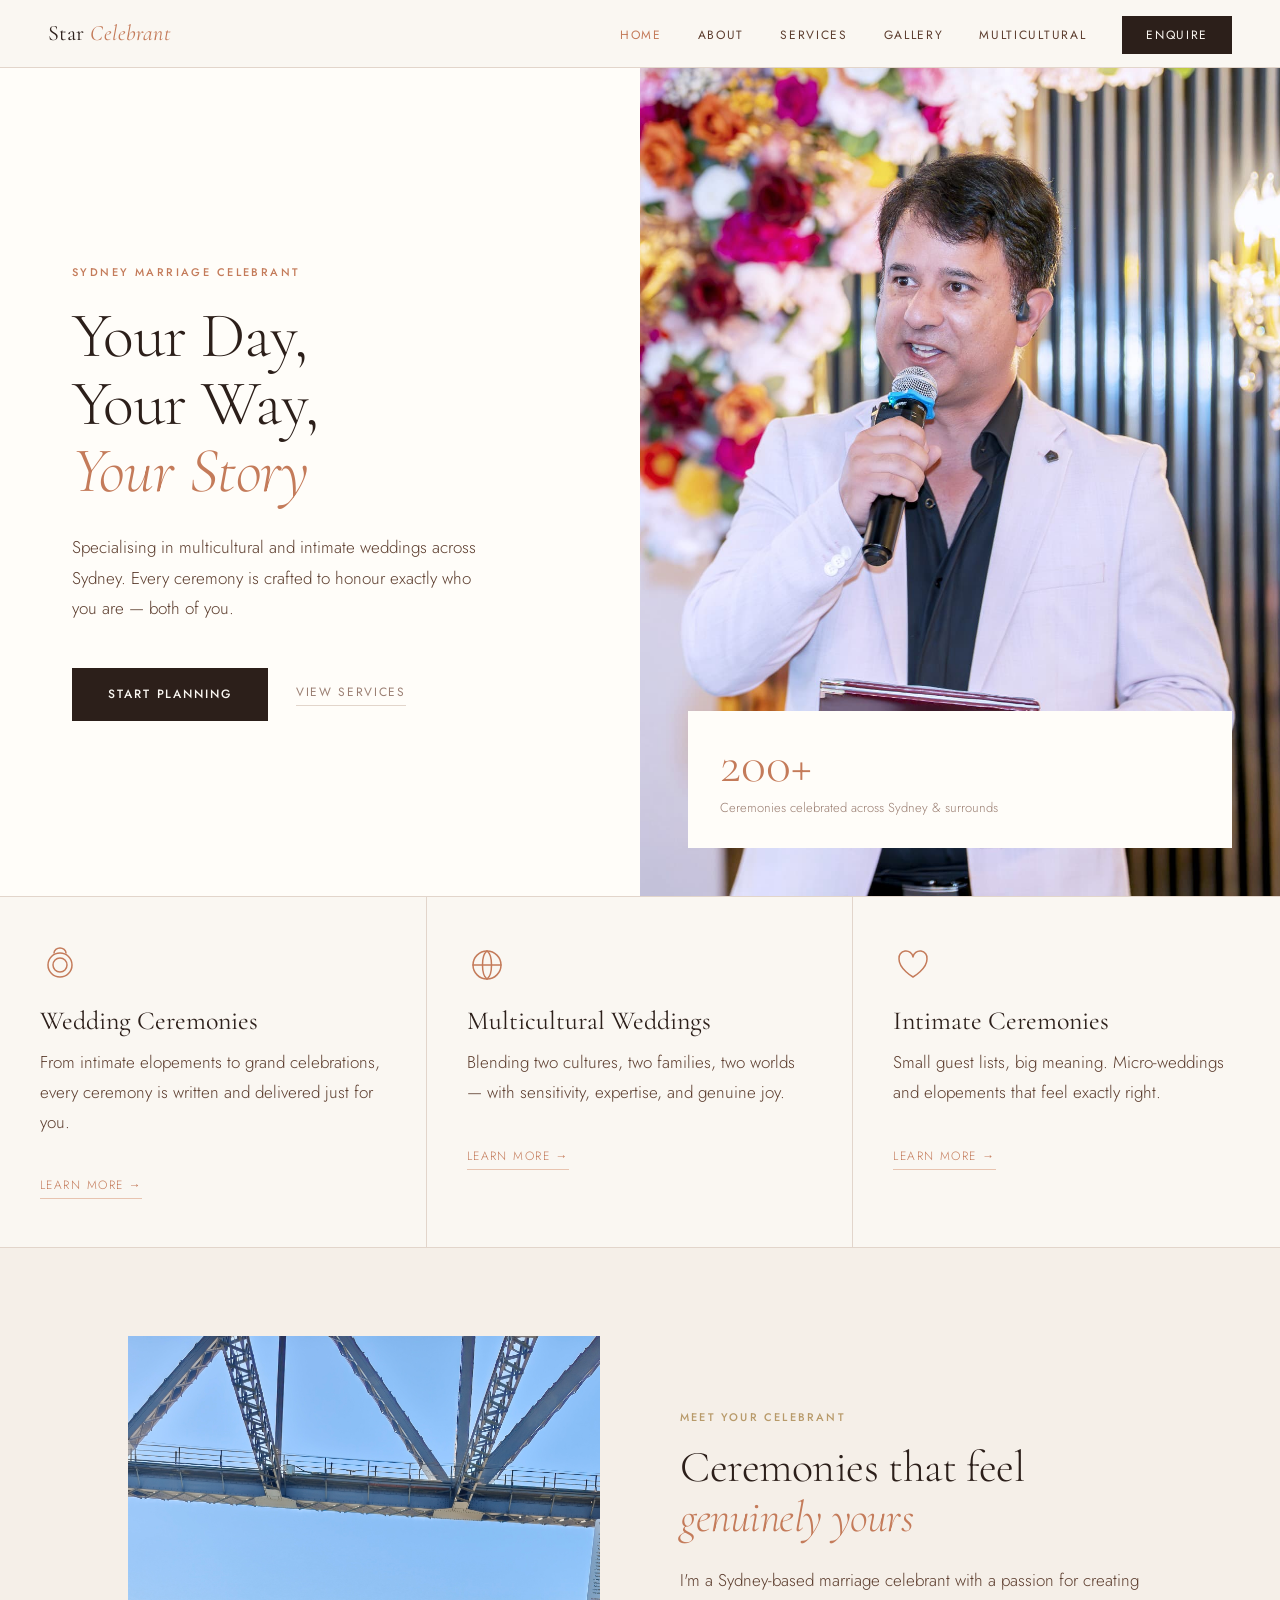
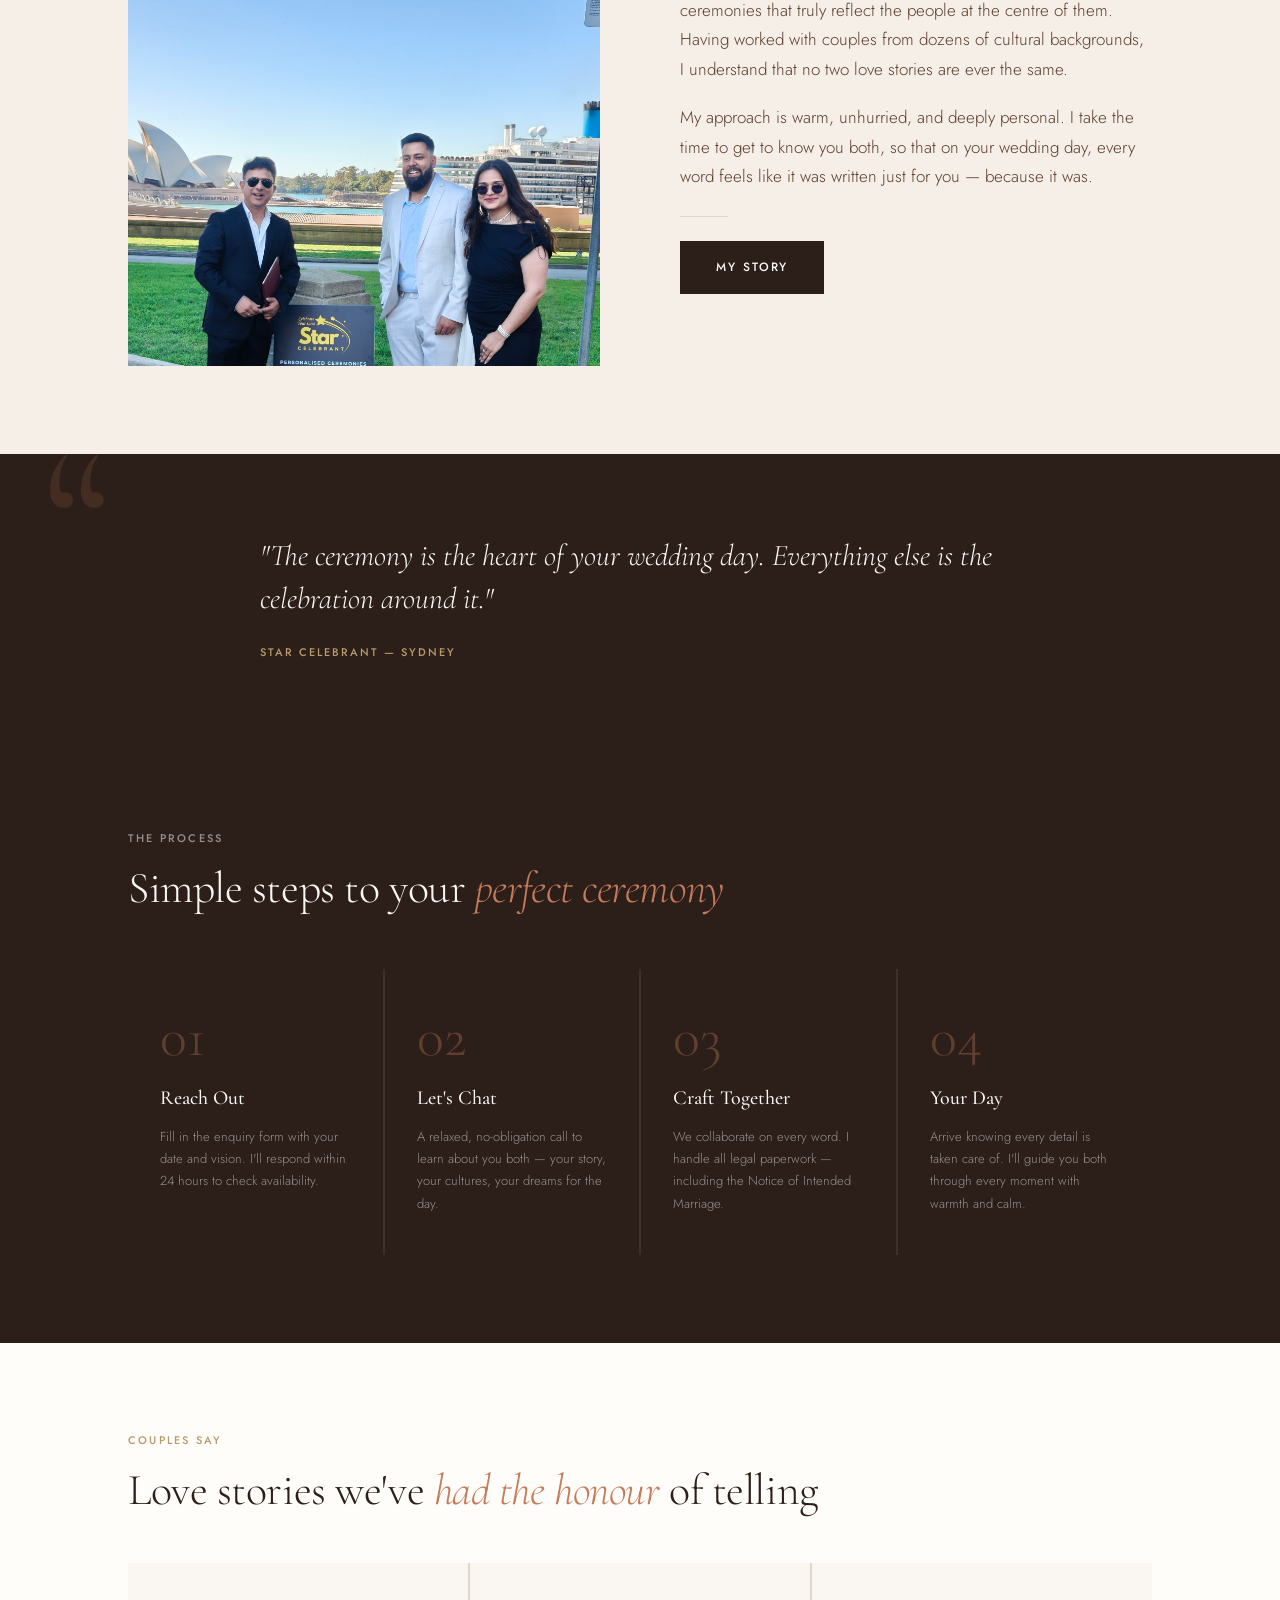
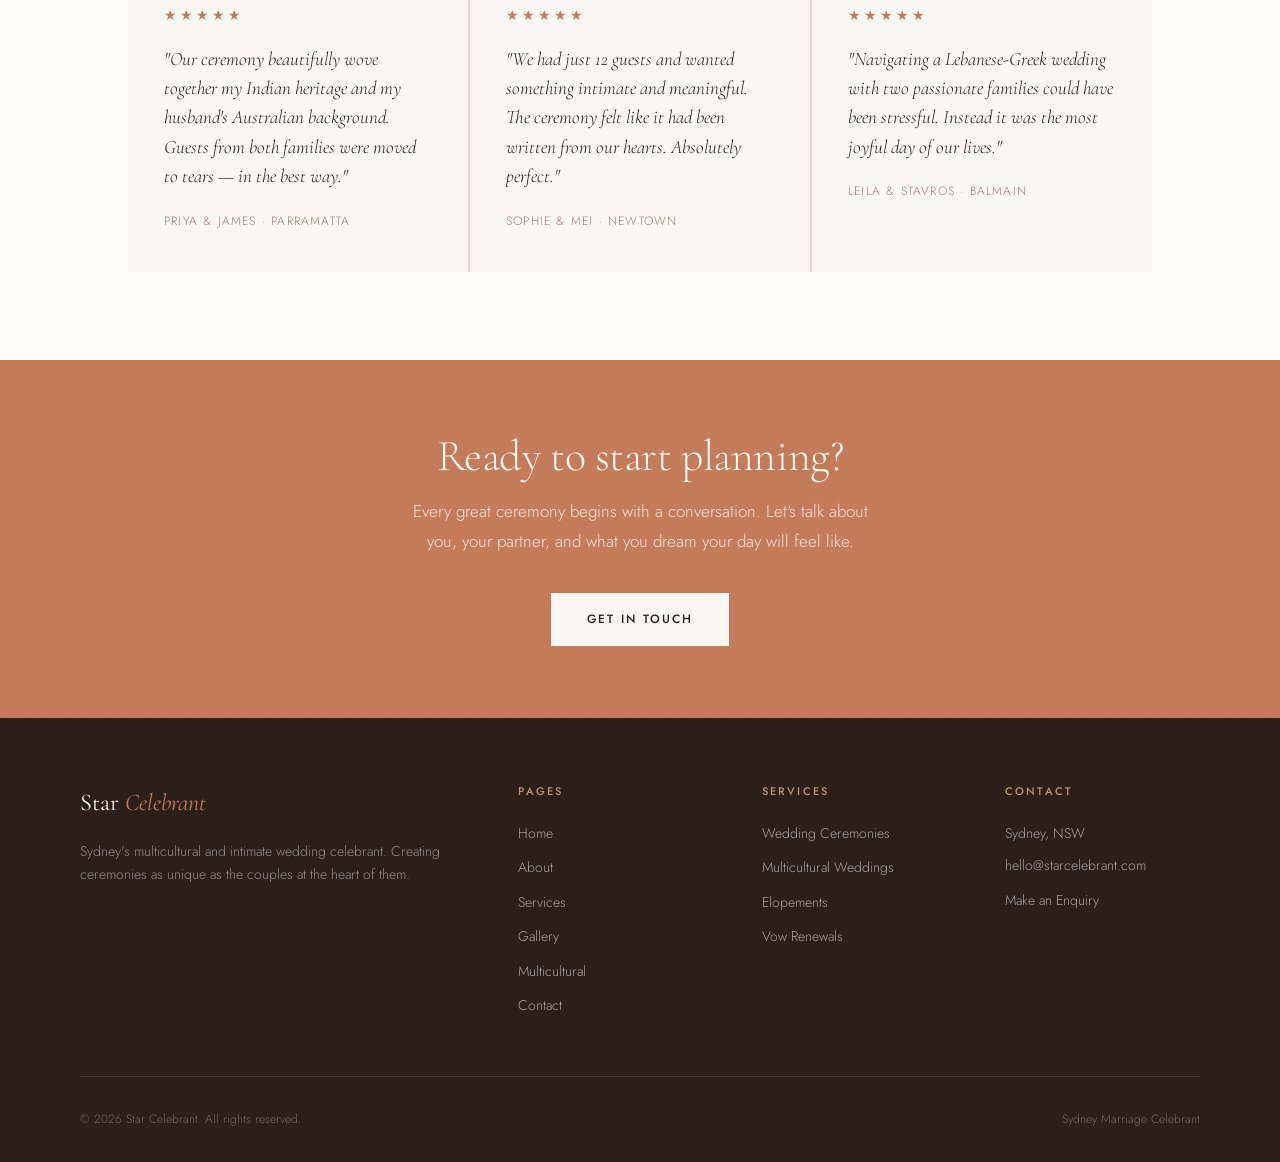
<file: index.html>
<!DOCTYPE html>
<html lang="en">
<head>
  <meta charset="UTF-8">
  <meta name="viewport" content="width=device-width, initial-scale=1.0">
  <title>Star Celebrant — Sydney's Multicultural Wedding Celebrant</title>

  <!-- SEO Meta Tags (IMPROVEMENT #1) -->
  <meta name="description" content="Star Celebrant — Sydney's leading multicultural wedding celebrant. Specialising in intimate, multicultural, and personalised ceremonies across Sydney & surrounds.">
  <meta name="keywords" content="Sydney wedding celebrant, multicultural wedding Sydney, intimate wedding celebrant, elopement Sydney, Indian Australian wedding celebrant">
  <meta name="robots" content="index, follow">

  <!-- Open Graph (IMPROVEMENT #2: social sharing previews) -->
  <meta property="og:title" content="Star Celebrant — Sydney's Multicultural Wedding Celebrant">
  <meta property="og:description" content="Ceremonies crafted to honour exactly who you are — both of you. Specialising in multicultural and intimate weddings across Sydney.">
  <meta property="og:image" content="images/StarCelebrantProfile.jpg">
  <meta property="og:type" content="website">
  <meta property="og:url" content="https://starcelebrant.com.au">

  <!-- Structured Data (IMPROVEMENT #3: rich results in Google) -->
  <script type="application/ld+json">
  {
    "@context": "https://schema.org",
    "@type": "LocalBusiness",
    "name": "Star Celebrant",
    "description": "Sydney's multicultural and intimate wedding celebrant",
    "telephone": "",
    "email": "hello@starcelebrant.com",
    "address": {
      "@type": "PostalAddress",
      "addressLocality": "Sydney",
      "addressRegion": "NSW",
      "addressCountry": "AU"
    },
    "url": "https://starcelebrant.com.au",
    "priceRange": "$$",
    "aggregateRating": {
      "@type": "AggregateRating",
      "ratingValue": "5",
      "reviewCount": "200"
    }
  }
  </script>

  <!-- Google Fonts preconnect (IMPROVEMENT #4: performance) -->
  <link rel="preconnect" href="https://fonts.googleapis.com">
  <link rel="preconnect" href="https://fonts.gstatic.com" crossorigin>

  <link rel="stylesheet" href="style.css">

  <style>
    /* ============================================
       HERO — split layout, image visible on mobile
       ============================================ */
    .hero {
      min-height: 92vh;
      display: grid;
      grid-template-columns: 1fr 1fr;
      padding: 0 !important;
    }
    .hero-left {
      background: var(--warm-white);
      padding: 100px 64px 80px 72px;
      display: flex;
      flex-direction: column;
      justify-content: center;
    }
    .hero-right {
      background: var(--blush);
      position: relative;
      overflow: hidden;
      display: flex;
      align-items: flex-end;
      padding: 48px;
    }
    .hero-pattern {
      position: absolute;
      inset: 0;
      opacity: .07;
      background-image: repeating-linear-gradient(45deg, var(--deep) 0, var(--deep) 1px, transparent 0, transparent 50%);
      background-size: 28px 28px;
    }
    .hero-photo {
      position: absolute;
      inset: 0;
      display: flex;
      align-items: center;
      justify-content: center;
    }
    .hero-photo img {
      width: 100%;
      height: 100%;
      object-fit: cover;
      object-position: top center;
    }
    .hero-badge {
      position: relative;
      z-index: 1;
      background: var(--warm-white);
      padding: 28px 32px;
      width: 100%;
    }
    .hero-badge .num {
      font-family: 'Cormorant Garamond', serif;
      font-size: 52px;
      font-weight: 300;
      color: var(--terracotta);
      line-height: 1;
      display: block;
    }
    .hero-badge p {
      font-size: 13px;
      color: var(--muted);
      margin-top: 6px;
    }
    .hero-left h1 { margin-bottom: 28px; }
    .hero-lead {
      font-size: 17px;
      color: var(--mid);
      line-height: 1.8;
      max-width: 420px;
      margin-bottom: 44px;
    }
    .cta-row {
      display: flex;
      align-items: center;
      gap: 28px;
      flex-wrap: wrap;
    }

    /* ============================================
       MOBILE HERO — show image above text (IMPROVEMENT #5)
       ============================================ */
    @media (max-width: 860px) {
      .hero {
        grid-template-columns: 1fr;
        grid-template-rows: 320px auto;
        min-height: unset;
      }
      /* RIGHT panel (photo) moves to top on mobile */
      .hero-right {
        display: flex; /* was hidden before — FIXED */
        grid-row: 1;
        min-height: 320px;
        padding: 24px;
        align-items: flex-end;
      }
      .hero-badge {
        padding: 16px 20px;
      }
      .hero-badge .num { font-size: 36px; }
      .hero-left {
        grid-row: 2;
        padding: 48px 24px 56px;
      }
    }

    /* ============================================
       SERVICES GRID
       ============================================ */
    .services-grid {
      display: grid;
      grid-template-columns: repeat(3, 1fr);
      border-top: 1px solid var(--border);
      border-bottom: 1px solid var(--border);
    }
    .service-card {
      padding: 48px 40px;
      border-right: 1px solid var(--border);
      transition: background .2s;
    }
    .service-card:last-child { border-right: none; }
    .service-card:hover { background: var(--warm-white); }

    /* SVG icon styling (IMPROVEMENT #6: refined icons) */
    .service-icon {
      width: 40px;
      height: 40px;
      margin-bottom: 20px;
      display: block;
      color: var(--terracotta);
    }
    .service-card a {
      display: inline-block;
      margin-top: 20px;
      font-size: 12px;
      letter-spacing: .12em;
      text-transform: uppercase;
      color: var(--terracotta);
      text-decoration: none;
      border-bottom: 1px solid var(--blush);
      padding-bottom: 2px;
      transition: border-color .2s;
    }
    .service-card a:hover { border-color: var(--terracotta); }

    /* ============================================
       ABOUT SECTION — fixed image markup (IMPROVEMENT #7)
       ============================================ */
    .about-preview { background: var(--section-alt); }
    .about-grid {
      display: grid;
      grid-template-columns: 1fr 1fr;
      gap: 80px;
      align-items: center;
    }
    .about-img-wrap {
      aspect-ratio: 3 / 4;
      overflow: hidden;
      position: relative;
    }
    .about-img-wrap img {
      width: 100%;
      height: 100%;
      object-fit: cover;
      object-position: top center;
      display: block;
    }

    /* ============================================
       HOW IT WORKS — process section (IMPROVEMENT #8)
       ============================================ */
    .process {
      background: var(--deep);
      padding: 88px 0;
    }
    .process .section-label { color: rgba(255,255,255,.5); }
    .process h2 { color: var(--cream); }
    .process-steps {
      display: grid;
      grid-template-columns: repeat(4, 1fr);
      gap: 2px;
      margin-top: 56px;
      background: rgba(255,255,255,.08);
    }
    .process-step {
      background: var(--deep);
      padding: 40px 32px;
      position: relative;
    }
    .step-num {
      font-family: 'Cormorant Garamond', serif;
      font-size: 56px;
      font-weight: 300;
      color: var(--terracotta);
      opacity: .35;
      line-height: 1;
      display: block;
      margin-bottom: 16px;
    }
    .process-step h4 {
      font-family: 'Cormorant Garamond', serif;
      font-size: 20px;
      font-weight: 500;
      color: var(--cream);
      margin-bottom: 10px;
    }
    .process-step p {
      font-size: 13px;
      color: rgba(255,255,255,.5);
      line-height: 1.7;
      margin: 0;
    }

    /* ============================================
       TESTIMONIALS
       ============================================ */
    .testimonials { background: var(--warm-white); }
    .tgrid {
      display: grid;
      grid-template-columns: repeat(3, 1fr);
      gap: 2px;
      background: var(--border);
      margin-top: 48px;
    }
    .tcard { background: var(--cream); padding: 40px 36px; }
    .stars {
      color: var(--terracotta);
      font-size: 14px;
      letter-spacing: 3px;
      margin-bottom: 16px;
      display: block;
    }
    .tcard p {
      font-family: 'Cormorant Garamond', serif;
      font-size: 19px;
      font-style: italic;
      font-weight: 300;
      color: var(--deep);
      line-height: 1.55;
    }
    .tcard cite {
      display: block;
      margin-top: 20px;
      font-size: 12px;
      letter-spacing: .1em;
      text-transform: uppercase;
      color: var(--muted);
      font-style: normal;
    }

    /* ============================================
       CTA STRIP — textured (IMPROVEMENT #9)
       ============================================ */
    .cta-strip {
      background: var(--terracotta);
      padding: 72px 48px;
      text-align: center;
      position: relative;
      overflow: hidden;
    }
    .cta-strip::before {
      content: '';
      position: absolute;
      inset: 0;
      background-image: repeating-linear-gradient(
        -45deg,
        rgba(255,255,255,.03) 0,
        rgba(255,255,255,.03) 1px,
        transparent 0,
        transparent 50%
      );
      background-size: 20px 20px;
    }
    .cta-strip > * { position: relative; z-index: 1; }
    .btn-light {
      background: var(--cream);
      color: var(--deep);
      text-decoration: none;
      font-family: 'Jost', sans-serif;
      font-size: 12px;
      letter-spacing: .16em;
      text-transform: uppercase;
      font-weight: 500;
      padding: 16px 36px;
      display: inline-block;
      transition: background .25s, color .25s;
    }
    .btn-light:hover { background: var(--deep); color: var(--cream); }

    /* ============================================
       SCROLL ANIMATIONS (IMPROVEMENT #10)
       ============================================ */
    .reveal {
      opacity: 0;
      transform: translateY(28px);
      transition: opacity .65s ease, transform .65s ease;
    }
    .reveal.visible {
      opacity: 1;
      transform: none;
    }
    .reveal-delay-1 { transition-delay: .1s; }
    .reveal-delay-2 { transition-delay: .2s; }
    .reveal-delay-3 { transition-delay: .3s; }
    .reveal-delay-4 { transition-delay: .4s; }

    /* ============================================
       RESPONSIVE GRID FIXES
       ============================================ */
    @media (max-width: 860px) {
      .services-grid { grid-template-columns: 1fr; }
      .service-card { border-right: none; border-bottom: 1px solid var(--border); }
      .about-grid { grid-template-columns: 1fr; gap: 40px; }
      .tgrid { grid-template-columns: 1fr; }
      .process-steps { grid-template-columns: 1fr 1fr; }
    }
    @media (max-width: 560px) {
      .process-steps { grid-template-columns: 1fr; }
    }
  </style>
</head>

<body>

<!-- ============ NAVIGATION ============ -->
<nav>
  <a href="index.html" class="nav-brand">Star <span>Celebrant</span></a>
  <button class="nav-toggle" aria-label="Toggle menu" onclick="document.querySelector('.nav-links').classList.toggle('open')">☰</button>
  <ul class="nav-links">
    <li><a href="index.html" class="active">Home</a></li>
    <li><a href="about.html">About</a></li>
    <li><a href="services.html">Services</a></li>
    <li><a href="gallery.html">Gallery</a></li>
    <li><a href="multicultural.html">Multicultural</a></li>
    <li><a href="contact.html" class="nav-cta">Enquire</a></li>
  </ul>
</nav>

<main>

  <!-- ============ HERO ============ -->
  <section class="hero">
    <div class="hero-left">
      <span class="eyebrow">Sydney Marriage Celebrant</span>
      <h1>Your Day,<br>Your Way,<br><em>Your Story</em></h1>
      <p class="hero-lead">Specialising in multicultural and intimate weddings across Sydney. Every ceremony is crafted to honour exactly who you are — both of you.</p>
      <div class="cta-row">
        <a href="contact.html" class="btn-primary">Start Planning</a>
        <a href="services.html" class="btn-ghost">View Services</a>
      </div>
    </div>
    <div class="hero-right">
      <div class="hero-pattern"></div>
      <div class="hero-photo">
        <img src="images/StarCelebrantProfile.jpg" alt="Star Celebrant — Sydney wedding celebrant" loading="eager">
      </div>
      <div class="hero-badge">
        <span class="num">200+</span>
        <p>Ceremonies celebrated across Sydney &amp; surrounds</p>
      </div>
    </div>
  </section>

  <!-- ============ SERVICES ============ -->
  <section style="padding:0;">
    <div class="services-grid">

      <div class="service-card reveal">
        <!-- Ring icon (IMPROVEMENT #6: refined SVG icons) -->
        <svg class="service-icon" viewBox="0 0 40 40" fill="none" stroke="currentColor" stroke-width="1.5" stroke-linecap="round" stroke-linejoin="round" aria-hidden="true">
          <circle cx="20" cy="20" r="12"/>
          <circle cx="20" cy="20" r="7"/>
          <path d="M14 8 C14 5 17 3 20 3 C23 3 26 5 26 8"/>
        </svg>
        <h3>Wedding Ceremonies</h3>
        <p>From intimate elopements to grand celebrations, every ceremony is written and delivered just for you.</p>
        <a href="services.html">Learn more →</a>
      </div>

      <div class="service-card reveal reveal-delay-1">
        <!-- Globe/world icon -->
        <svg class="service-icon" viewBox="0 0 40 40" fill="none" stroke="currentColor" stroke-width="1.5" stroke-linecap="round" stroke-linejoin="round" aria-hidden="true">
          <circle cx="20" cy="20" r="14"/>
          <path d="M6 20 h28"/>
          <path d="M20 6 C14 10 14 30 20 34"/>
          <path d="M20 6 C26 10 26 30 20 34"/>
        </svg>
        <h3>Multicultural Weddings</h3>
        <p>Blending two cultures, two families, two worlds — with sensitivity, expertise, and genuine joy.</p>
        <a href="multicultural.html">Learn more →</a>
      </div>

      <div class="service-card reveal reveal-delay-2">
        <!-- Dove / heart icon -->
        <svg class="service-icon" viewBox="0 0 40 40" fill="none" stroke="currentColor" stroke-width="1.5" stroke-linecap="round" stroke-linejoin="round" aria-hidden="true">
          <path d="M20 32 C20 32 6 24 6 14 A7 7 0 0 1 20 12 A7 7 0 0 1 34 14 C34 24 20 32 20 32Z"/>
        </svg>
        <h3>Intimate Ceremonies</h3>
        <p>Small guest lists, big meaning. Micro-weddings and elopements that feel exactly right.</p>
        <a href="services.html">Learn more →</a>
      </div>

    </div>
  </section>

  <!-- ============ ABOUT PREVIEW ============ -->
  <section class="about-preview">
    <div class="container-wide">
      <div class="about-grid">

        <!-- FIXED: image no longer wrapped in a <p> tag (IMPROVEMENT #7) -->
        <div class="about-img-wrap reveal">
          <img src="images/Aman%20and%20Bhavishya.jpg" alt="Aman and Bhavishya — ceremony by Star Celebrant Sydney" loading="lazy">
        </div>

        <div class="reveal reveal-delay-1">
          <span class="section-label">Meet Your Celebrant</span>
          <h2>Ceremonies that feel <em>genuinely yours</em></h2>
          <p>I'm a Sydney-based marriage celebrant with a passion for creating ceremonies that truly reflect the people at the centre of them. Having worked with couples from dozens of cultural backgrounds, I understand that no two love stories are ever the same.</p>
          <p>My approach is warm, unhurried, and deeply personal. I take the time to get to know you both, so that on your wedding day, every word feels like it was written just for you — because it was.</p>
          <div class="divider"></div>
          <a href="about.html" class="btn-primary">My Story</a>
        </div>

      </div>
    </div>
  </section>

  <!-- ============ PULL QUOTE ============ -->
  <div class="pull-quote">
    <div class="container-wide">
      <blockquote class="reveal">"The ceremony is the heart of your wedding day. Everything else is the celebration around it."<cite>Star Celebrant — Sydney</cite></blockquote>
    </div>
  </div>

  <!-- ============ HOW IT WORKS (IMPROVEMENT #8: new section) ============ -->
  <section class="process">
    <div class="container-wide">
      <span class="section-label">The Process</span>
      <h2 style="color:var(--cream);">Simple steps to your <em style="color:var(--terracotta);">perfect ceremony</em></h2>
      <div class="process-steps">

        <div class="process-step reveal">
          <span class="step-num">01</span>
          <h4>Reach Out</h4>
          <p>Fill in the enquiry form with your date and vision. I'll respond within 24 hours to check availability.</p>
        </div>

        <div class="process-step reveal reveal-delay-1">
          <span class="step-num">02</span>
          <h4>Let's Chat</h4>
          <p>A relaxed, no-obligation call to learn about you both — your story, your cultures, your dreams for the day.</p>
        </div>

        <div class="process-step reveal reveal-delay-2">
          <span class="step-num">03</span>
          <h4>Craft Together</h4>
          <p>We collaborate on every word. I handle all legal paperwork — including the Notice of Intended Marriage.</p>
        </div>

        <div class="process-step reveal reveal-delay-3">
          <span class="step-num">04</span>
          <h4>Your Day</h4>
          <p>Arrive knowing every detail is taken care of. I'll guide you both through every moment with warmth and calm.</p>
        </div>

      </div>
    </div>
  </section>

  <!-- ============ TESTIMONIALS ============ -->
  <section class="testimonials">
    <div class="container-wide">
      <span class="section-label">Couples Say</span>
      <h2>Love stories we've <em>had the honour</em> of telling</h2>
      <div class="tgrid">

        <div class="tcard reveal">
          <span class="stars">★★★★★</span>
          <p>"Our ceremony beautifully wove together my Indian heritage and my husband's Australian background. Guests from both families were moved to tears — in the best way."</p>
          <cite>Priya &amp; James · Parramatta</cite>
        </div>

        <div class="tcard reveal reveal-delay-1">
          <span class="stars">★★★★★</span>
          <p>"We had just 12 guests and wanted something intimate and meaningful. The ceremony felt like it had been written from our hearts. Absolutely perfect."</p>
          <cite>Sophie &amp; Mei · Newtown</cite>
        </div>

        <div class="tcard reveal reveal-delay-2">
          <span class="stars">★★★★★</span>
          <p>"Navigating a Lebanese-Greek wedding with two passionate families could have been stressful. Instead it was the most joyful day of our lives."</p>
          <cite>Leila &amp; Stavros · Balmain</cite>
        </div>

      </div>
    </div>
  </section>

  <!-- ============ CTA STRIP ============ -->
  <div class="cta-strip">
    <div class="container reveal">
      <h2 style="color:var(--cream); margin-bottom:16px;">Ready to start planning?</h2>
      <p style="color:rgba(255,255,255,.8); max-width:480px; margin:0 auto 36px;">Every great ceremony begins with a conversation. Let's talk about you, your partner, and what you dream your day will feel like.</p>
      <a href="contact.html" class="btn-light">Get in Touch</a>
    </div>
  </div>

</main>

<!-- ============ FOOTER ============ -->
<footer>
  <div class="footer-grid">
    <div>
      <span class="footer-brand">Star <span>Celebrant</span></span>
      <p class="footer-desc">Sydney's multicultural and intimate wedding celebrant. Creating ceremonies as unique as the couples at the heart of them.</p>
    </div>
    <div class="footer-col">
      <h4>Pages</h4>
      <a href="index.html">Home</a>
      <a href="about.html">About</a>
      <a href="services.html">Services</a>
      <a href="gallery.html">Gallery</a>
      <a href="multicultural.html">Multicultural</a>
      <a href="contact.html">Contact</a>
    </div>
    <div class="footer-col">
      <h4>Services</h4>
      <a href="services.html">Wedding Ceremonies</a>
      <a href="services.html">Multicultural Weddings</a>
      <a href="services.html">Elopements</a>
      <a href="services.html">Vow Renewals</a>
    </div>
    <div class="footer-col">
      <h4>Contact</h4>
      <p>Sydney, NSW</p>
      <a href="mailto:hello@starcelebrant.com">hello@starcelebrant.com</a>
      <a href="contact.html">Make an Enquiry</a>
    </div>
  </div>
  <div class="footer-bottom">
    <span>© 2026 Star Celebrant. All rights reserved.</span>
    <span>Sydney Marriage Celebrant</span>
  </div>
</footer>

<!-- ============ SCROLL REVEAL SCRIPT (IMPROVEMENT #10) ============ -->
<script>
  (function () {
    const els = document.querySelectorAll('.reveal');
    const io = new IntersectionObserver(
      (entries) => {
        entries.forEach(e => {
          if (e.isIntersecting) {
            e.target.classList.add('visible');
            io.unobserve(e.target);
          }
        });
      },
      { threshold: 0.12, rootMargin: '0px 0px -40px 0px' }
    );
    els.forEach(el => io.observe(el));
  })();
</script>

</body>
</html>
</file>
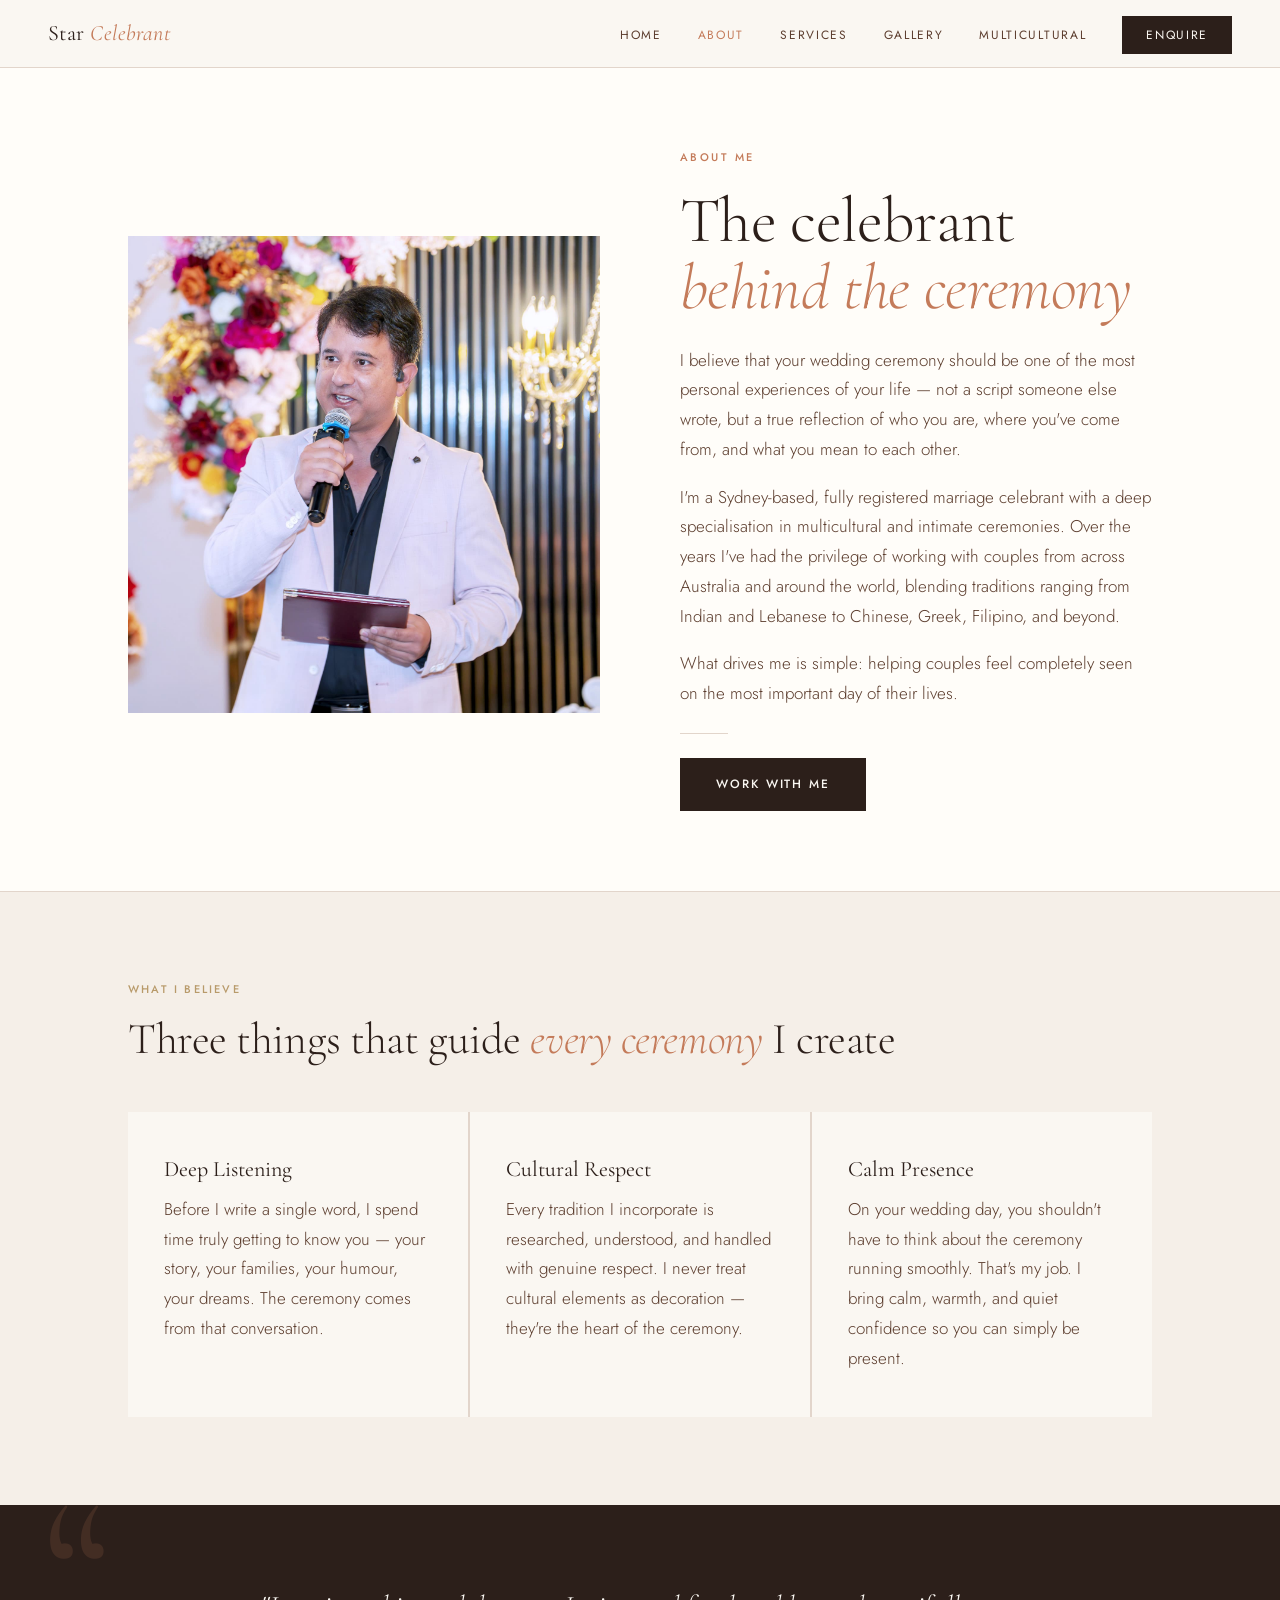
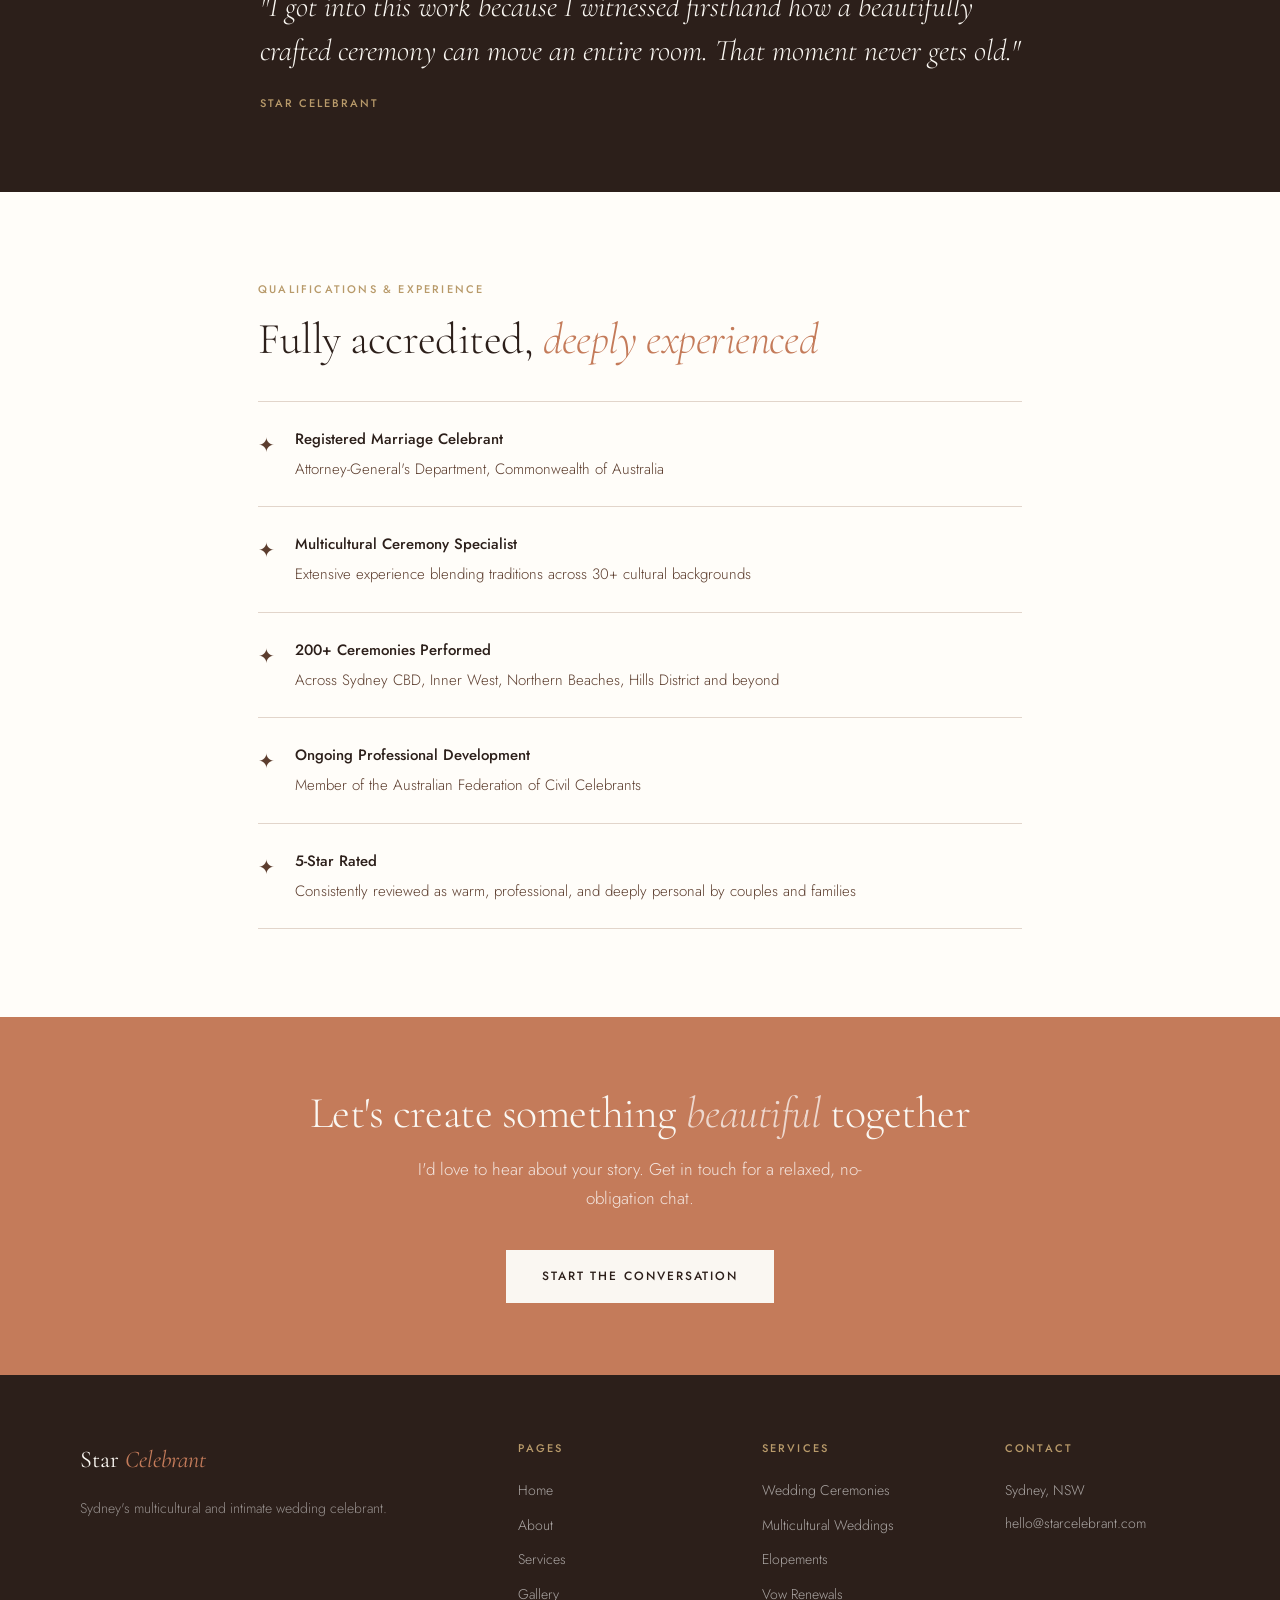
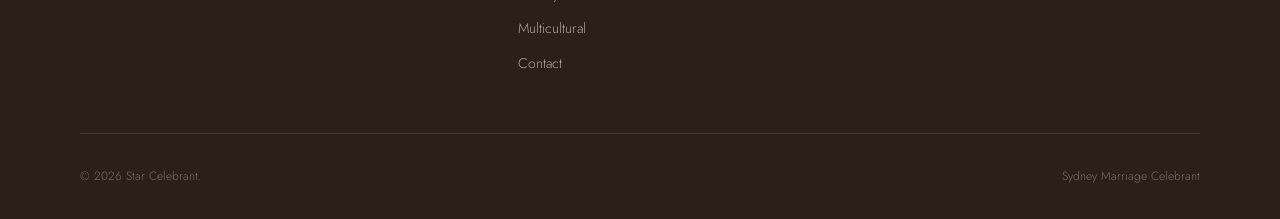
<file: about.html>
<!DOCTYPE html>
<html lang="en">
<head>
<meta charset="UTF-8"><meta name="viewport" content="width=device-width, initial-scale=1.0">
<title>About — Star Celebrant Sydney</title>
<link rel="stylesheet" href="style.css">
<style>
.page-hero{background:var(--warm-white);padding:80px 0;border-bottom:1px solid var(--border);}
.page-hero-grid{display:grid;grid-template-columns:1fr 1fr;gap:80px;align-items:center;}
.photo-ph{aspect-ratio:3/4;background:var(--blush);display:flex;align-items:center;justify-content:center;position:relative;overflow:hidden;}
.photo-ph::after{content:'';position:absolute;inset:0;background:repeating-linear-gradient(45deg,transparent,transparent 20px,rgba(255,255,255,.12) 20px,rgba(255,255,255,.12) 21px);}
.photo-ph p{font-size:13px;color:var(--mid);z-index:1;}
.values{background:var(--section-alt);}
.values-grid{display:grid;grid-template-columns:repeat(3,1fr);gap:2px;background:var(--border);margin-top:48px;}
.value-card{background:var(--cream);padding:44px 36px;}
.value-card h3{font-size:22px;margin-bottom:12px;}
.credentials{background:var(--warm-white);}
.cred-list{list-style:none;margin-top:36px;}
.cred-list li{display:flex;gap:20px;padding:24px 0;border-top:1px solid var(--border);font-size:15px;color:var(--mid);align-items:start;}
.cred-list li:last-child{border-bottom:1px solid var(--border);}
.cred-icon{font-size:20px;flex-shrink:0;margin-top:2px;}
.cred-list strong{display:block;color:var(--deep);font-weight:500;font-size:15px;margin-bottom:4px;}
@media(max-width:860px){.page-hero-grid{grid-template-columns:1fr;}.values-grid{grid-template-columns:1fr;}}
</style>
</head>
<body>
<nav>
  <a href="index.html" class="nav-brand">Star <span>Celebrant</span></a>
  <button class="nav-toggle" onclick="document.querySelector('.nav-links').classList.toggle('open')">☰</button>
  <ul class="nav-links">
    <li><a href="index.html">Home</a></li>
    <li><a href="about.html" class="active">About</a></li>
    <li><a href="services.html">Services</a></li>
    <li><a href="gallery.html">Gallery</a></li>
    <li><a href="multicultural.html">Multicultural</a></li>
    <li><a href="contact.html" class="nav-cta">Enquire</a></li>
  </ul>
</nav>
<main>
<section class="page-hero">
  <div class="container-wide">
    <div class="page-hero-grid">
      <div class="about-img-ph">
  <img src="images/StarCelebrantProfile.jpg" alt="Star Celebrant Sydney wedding celebrant">
</div>
       <div>
        <span class="eyebrow">About Me</span>
        <h1>The celebrant <em>behind the ceremony</em></h1>
        <p style="margin-top:24px;">I believe that your wedding ceremony should be one of the most personal experiences of your life — not a script someone else wrote, but a true reflection of who you are, where you've come from, and what you mean to each other.</p>
        <p>I'm a Sydney-based, fully registered marriage celebrant with a deep specialisation in multicultural and intimate ceremonies. Over the years I've had the privilege of working with couples from across Australia and around the world, blending traditions ranging from Indian and Lebanese to Chinese, Greek, Filipino, and beyond.</p>
        <p>What drives me is simple: helping couples feel completely seen on the most important day of their lives.</p>
        <div class="divider"></div>
        <a href="contact.html" class="btn-primary">Work With Me</a>
      </div>
    </div>
  </div>
</section>

<section class="values">
  <div class="container-wide">
    <span class="section-label">What I Believe</span>
    <h2>Three things that guide <em>every ceremony</em> I create</h2>
    <div class="values-grid">
      <div class="value-card"><h3>Deep Listening</h3><p>Before I write a single word, I spend time truly getting to know you — your story, your families, your humour, your dreams. The ceremony comes from that conversation.</p></div>
      <div class="value-card"><h3>Cultural Respect</h3><p>Every tradition I incorporate is researched, understood, and handled with genuine respect. I never treat cultural elements as decoration — they're the heart of the ceremony.</p></div>
      <div class="value-card"><h3>Calm Presence</h3><p>On your wedding day, you shouldn't have to think about the ceremony running smoothly. That's my job. I bring calm, warmth, and quiet confidence so you can simply be present.</p></div>
    </div>
  </div>
</section>

<div class="pull-quote">
  <div class="container-wide">
    <blockquote>"I got into this work because I witnessed firsthand how a beautifully crafted ceremony can move an entire room. That moment never gets old."<cite>Star Celebrant</cite></blockquote>
  </div>
</div>

<section class="credentials">
  <div class="container">
    <span class="section-label">Qualifications & Experience</span>
    <h2>Fully accredited, <em>deeply experienced</em></h2>
    <ul class="cred-list">
      <li><span class="cred-icon">✦</span><div><strong>Registered Marriage Celebrant</strong>Attorney-General's Department, Commonwealth of Australia</div></li>
      <li><span class="cred-icon">✦</span><div><strong>Multicultural Ceremony Specialist</strong>Extensive experience blending traditions across 30+ cultural backgrounds</div></li>
      <li><span class="cred-icon">✦</span><div><strong>200+ Ceremonies Performed</strong>Across Sydney CBD, Inner West, Northern Beaches, Hills District and beyond</div></li>
      <li><span class="cred-icon">✦</span><div><strong>Ongoing Professional Development</strong>Member of the Australian Federation of Civil Celebrants</div></li>
      <li><span class="cred-icon">✦</span><div><strong>5-Star Rated</strong>Consistently reviewed as warm, professional, and deeply personal by couples and families</div></li>
    </ul>
  </div>
</section>

<div class="cta-strip" style="background:var(--terracotta);padding:72px 48px;text-align:center;">
  <div class="container">
    <h2 style="color:var(--cream);margin-bottom:16px;">Let's create something <em style="color:rgba(255,255,255,.7);">beautiful</em> together</h2>
    <p style="color:rgba(255,255,255,.8);max-width:480px;margin:0 auto 36px;">I'd love to hear about your story. Get in touch for a relaxed, no-obligation chat.</p>
    <a href="contact.html" class="btn-light" style="background:var(--cream);color:var(--deep);text-decoration:none;font-family:'Jost',sans-serif;font-size:12px;letter-spacing:.16em;text-transform:uppercase;font-weight:500;padding:16px 36px;display:inline-block;">Start the Conversation</a>
  </div>
</div>
</main>
<footer>
  <div class="footer-grid">
    <div><span class="footer-brand">Star <span>Celebrant</span></span><p class="footer-desc">Sydney's multicultural and intimate wedding celebrant.</p></div>
    <div class="footer-col"><h4>Pages</h4><a href="index.html">Home</a><a href="about.html">About</a><a href="services.html">Services</a><a href="gallery.html">Gallery</a><a href="multicultural.html">Multicultural</a><a href="contact.html">Contact</a></div>
    <div class="footer-col"><h4>Services</h4><a href="services.html">Wedding Ceremonies</a><a href="services.html">Multicultural Weddings</a><a href="services.html">Elopements</a><a href="services.html">Vow Renewals</a></div>
    <div class="footer-col"><h4>Contact</h4><p>Sydney, NSW</p><a href="mailto:hello@starcelebrant.com">hello@starcelebrant.com</a></div>
  </div>
  <div class="footer-bottom"><span>© 2026 Star Celebrant.</span><span>Sydney Marriage Celebrant</span></div>
</footer>
</body></html>
</file>
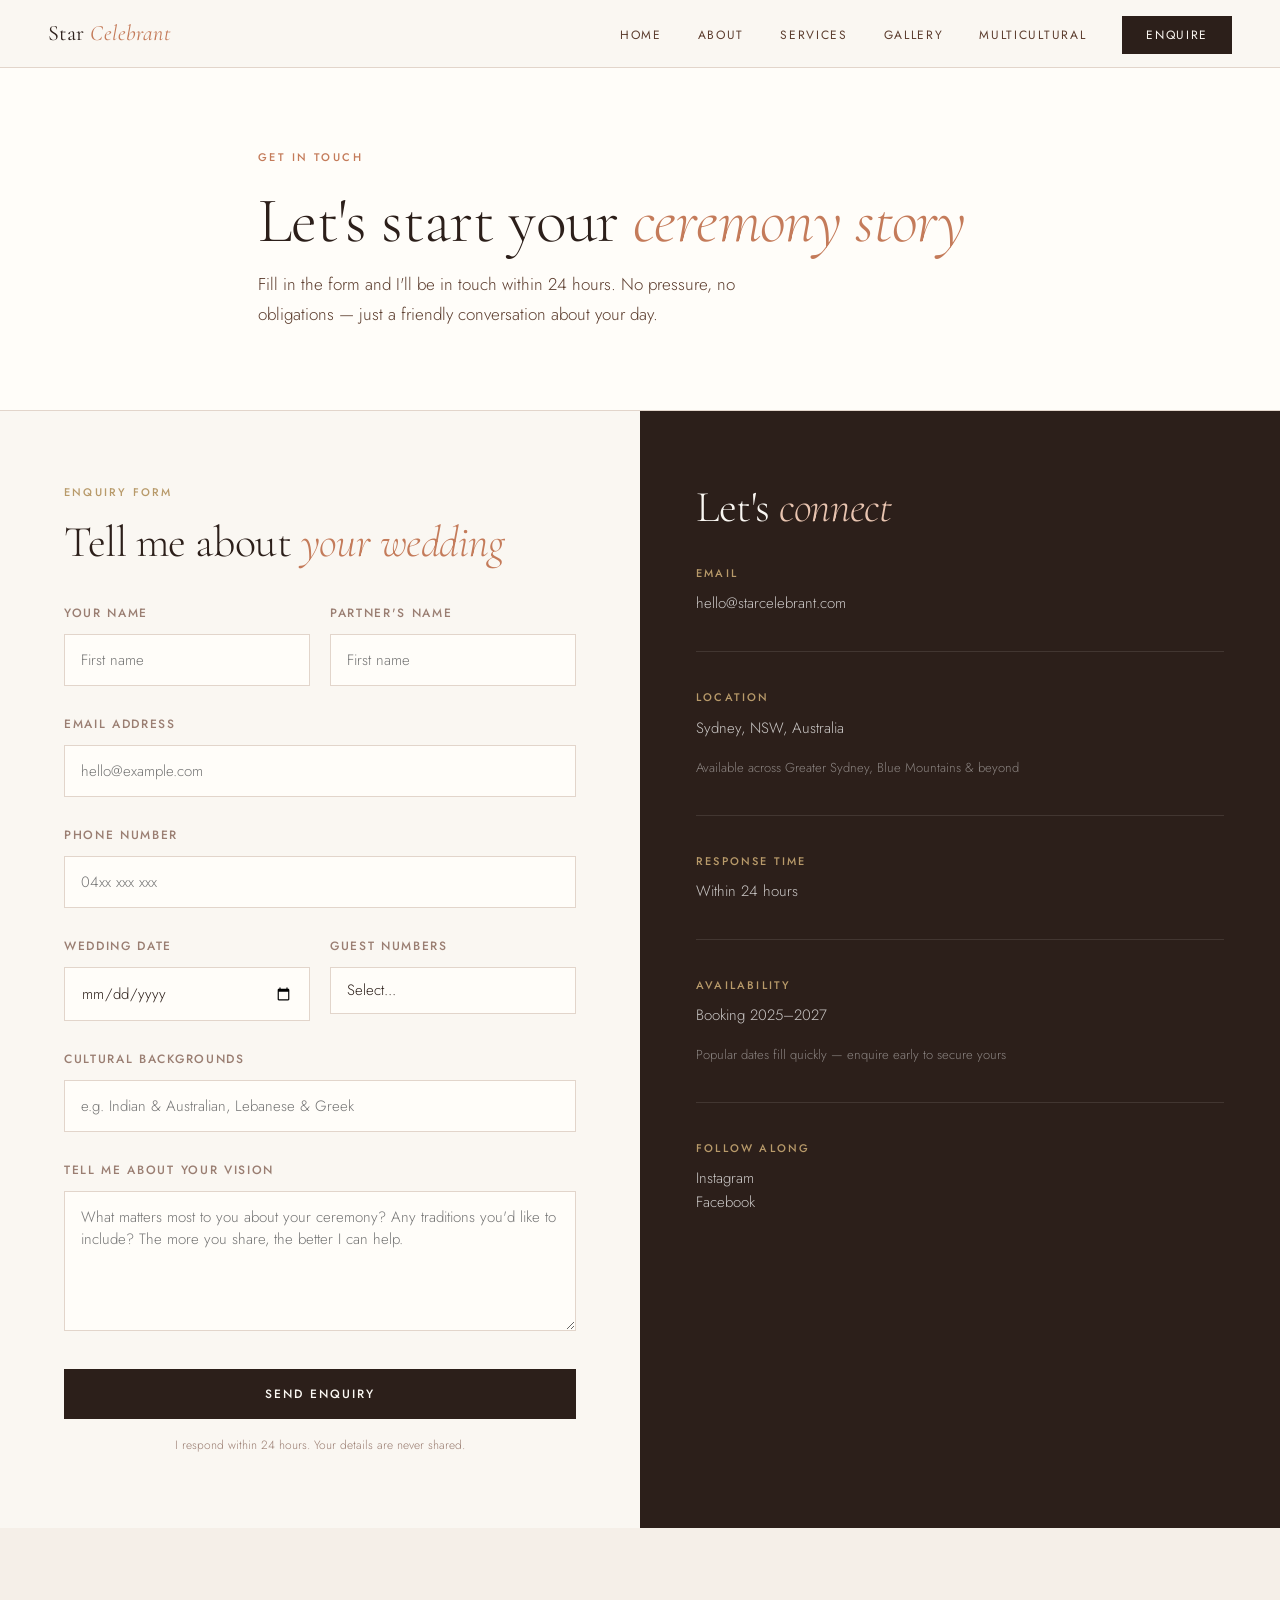
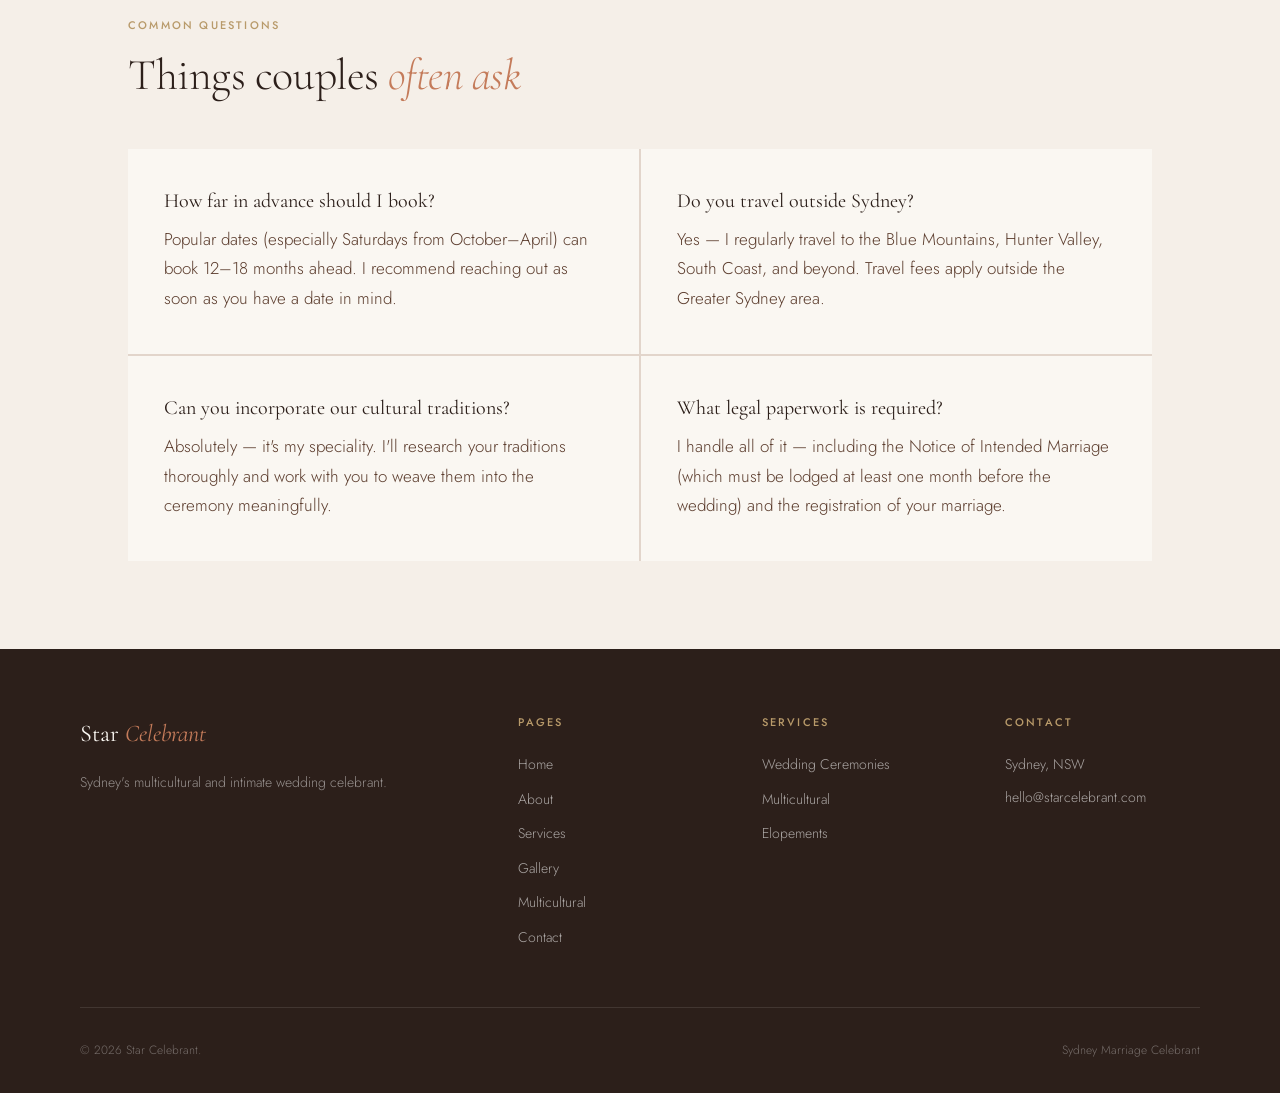
<file: contact.html>
<!DOCTYPE html>
<html lang="en">
<head>
<meta charset="UTF-8"><meta name="viewport" content="width=device-width, initial-scale=1.0">
<title>Contact — Star Celebrant Sydney</title>
<link rel="stylesheet" href="style.css">
<style>
.page-header{background:var(--warm-white);padding:80px 0;border-bottom:1px solid var(--border);}
.contact-grid{display:grid;grid-template-columns:1fr 1fr;gap:0;min-height:600px;}
.contact-form-side{background:var(--cream);padding:72px 64px;}
.contact-info-side{background:var(--deep);padding:72px 56px;}
.form-group{margin-bottom:28px;}
label{display:block;font-size:12px;letter-spacing:.14em;text-transform:uppercase;font-weight:500;color:var(--muted);margin-bottom:10px;}
input,textarea,select{width:100%;background:var(--warm-white);border:1px solid var(--border);padding:14px 16px;font-family:'Jost',sans-serif;font-size:15px;color:var(--deep);font-weight:300;outline:none;transition:border-color .2s;-webkit-appearance:none;}
input:focus,textarea:focus,select:focus{border-color:var(--terracotta);}
textarea{min-height:140px;resize:vertical;}
.form-row{display:grid;grid-template-columns:1fr 1fr;gap:20px;}
.contact-info-side h2{color:var(--cream);margin-bottom:32px;}
.info-item{margin-bottom:36px;padding-bottom:36px;border-bottom:1px solid rgba(255,255,255,.1);}
.info-item:last-child{border-bottom:none;margin-bottom:0;padding-bottom:0;}
.info-label{font-size:11px;letter-spacing:.2em;text-transform:uppercase;color:var(--gold);font-weight:500;margin-bottom:8px;display:block;}
.info-item p,.info-item a{font-size:15px;color:rgba(255,255,255,.75);text-decoration:none;display:block;line-height:1.6;}
.info-item a:hover{color:var(--cream);}
.faq{background:var(--section-alt);}
.faq-grid{display:grid;grid-template-columns:1fr 1fr;gap:2px;background:var(--border);margin-top:48px;}
.faq-item{background:var(--cream);padding:40px 36px;}
.faq-item h3{font-size:20px;margin-bottom:12px;}
@media(max-width:860px){.contact-grid{grid-template-columns:1fr;}.contact-form-side{padding:48px 24px;}.contact-info-side{padding:48px 24px;}.form-row{grid-template-columns:1fr;}.faq-grid{grid-template-columns:1fr;}}
</style>
</head>
<body>
<nav>
  <a href="index.html" class="nav-brand">Star <span>Celebrant</span></a>
  <button class="nav-toggle" onclick="document.querySelector('.nav-links').classList.toggle('open')">☰</button>
  <ul class="nav-links">
    <li><a href="index.html">Home</a></li>
    <li><a href="about.html">About</a></li>
    <li><a href="services.html">Services</a></li>
    <li><a href="gallery.html">Gallery</a></li>
    <li><a href="multicultural.html">Multicultural</a></li>
    <li><a href="contact.html" class="nav-cta active">Enquire</a></li>
  </ul>
</nav>
<main>
<section class="page-header">
  <div class="container">
    <span class="eyebrow">Get in Touch</span>
    <h1>Let's start your <em>ceremony story</em></h1>
    <p style="max-width:500px;margin-top:16px;">Fill in the form and I'll be in touch within 24 hours. No pressure, no obligations — just a friendly conversation about your day.</p>
  </div>
</section>

<div class="contact-grid">
  <div class="contact-form-side">
    <span class="section-label">Enquiry Form</span>
    <h2 style="margin-bottom:36px;">Tell me about <em>your wedding</em></h2>
    <form action="https://formspree.io/f/YOUR_FORM_ID" method="POST">
      <div class="form-row">
        <div class="form-group"><label>Your Name</label><input type="text" name="name" placeholder="First name" required></div>
        <div class="form-group"><label>Partner's Name</label><input type="text" name="partner" placeholder="First name"></div>
      </div>
      <div class="form-group"><label>Email Address</label><input type="email" name="email" placeholder="hello@example.com" required></div>
      <div class="form-group"><label>Phone Number</label><input type="tel" name="phone" placeholder="04xx xxx xxx"></div>
      <div class="form-row">
        <div class="form-group"><label>Wedding Date</label><input type="date" name="date"></div>
        <div class="form-group"><label>Guest Numbers</label><select name="guests"><option value="">Select...</option><option>Just us (elopement)</option><option>Under 20</option><option>20–50</option><option>50–100</option><option>100–150</option><option>150+</option></select></div>
      </div>
      <div class="form-group"><label>Cultural Backgrounds</label><input type="text" name="cultures" placeholder="e.g. Indian & Australian, Lebanese & Greek"></div>
      <div class="form-group"><label>Tell Me About Your Vision</label><textarea name="message" placeholder="What matters most to you about your ceremony? Any traditions you'd like to include? The more you share, the better I can help."></textarea></div>
      <button type="submit" class="btn-primary" style="width:100%;text-align:center;cursor:pointer;border:none;font-size:12px;letter-spacing:.16em;">Send Enquiry</button>
    </form>
    <p style="font-size:12px;color:var(--muted);margin-top:16px;text-align:center;">I respond within 24 hours. Your details are never shared.</p>
  </div>
  <div class="contact-info-side">
    <h2>Let's <em style="color:var(--blush);">connect</em></h2>
    <div class="info-item">
      <span class="info-label">Email</span>
      <a href="mailto:hello@starcelebrant.com">hello@starcelebrant.com</a>
    </div>
    <div class="info-item">
      <span class="info-label">Location</span>
      <p>Sydney, NSW, Australia</p>
      <p style="font-size:13px;color:rgba(255,255,255,.45);margin-top:6px;">Available across Greater Sydney, Blue Mountains & beyond</p>
    </div>
    <div class="info-item">
      <span class="info-label">Response Time</span>
      <p>Within 24 hours</p>
    </div>
    <div class="info-item">
      <span class="info-label">Availability</span>
      <p>Booking 2025–2027</p>
      <p style="font-size:13px;color:rgba(255,255,255,.45);margin-top:6px;">Popular dates fill quickly — enquire early to secure yours</p>
    </div>
    <div class="info-item">
      <span class="info-label">Follow Along</span>
      <a href="#">Instagram</a>
      <a href="#">Facebook</a>
    </div>
  </div>
</div>

<section class="faq">
  <div class="container-wide">
    <span class="section-label">Common Questions</span>
    <h2>Things couples <em>often ask</em></h2>
    <div class="faq-grid">
      <div class="faq-item"><h3>How far in advance should I book?</h3><p>Popular dates (especially Saturdays from October–April) can book 12–18 months ahead. I recommend reaching out as soon as you have a date in mind.</p></div>
      <div class="faq-item"><h3>Do you travel outside Sydney?</h3><p>Yes — I regularly travel to the Blue Mountains, Hunter Valley, South Coast, and beyond. Travel fees apply outside the Greater Sydney area.</p></div>
      <div class="faq-item"><h3>Can you incorporate our cultural traditions?</h3><p>Absolutely — it's my speciality. I'll research your traditions thoroughly and work with you to weave them into the ceremony meaningfully.</p></div>
      <div class="faq-item"><h3>What legal paperwork is required?</h3><p>I handle all of it — including the Notice of Intended Marriage (which must be lodged at least one month before the wedding) and the registration of your marriage.</p></div>
    </div>
  </div>
</section>
</main>
<footer>
  <div class="footer-grid">
    <div><span class="footer-brand">Star <span>Celebrant</span></span><p class="footer-desc">Sydney's multicultural and intimate wedding celebrant.</p></div>
    <div class="footer-col"><h4>Pages</h4><a href="index.html">Home</a><a href="about.html">About</a><a href="services.html">Services</a><a href="gallery.html">Gallery</a><a href="multicultural.html">Multicultural</a><a href="contact.html">Contact</a></div>
    <div class="footer-col"><h4>Services</h4><a href="services.html">Wedding Ceremonies</a><a href="services.html">Multicultural</a><a href="services.html">Elopements</a></div>
    <div class="footer-col"><h4>Contact</h4><p>Sydney, NSW</p><a href="mailto:hello@starcelebrant.com">hello@starcelebrant.com</a></div>
  </div>
  <div class="footer-bottom"><span>© 2026 Star Celebrant.</span><span>Sydney Marriage Celebrant</span></div>
</footer>
</body></html>
</file>
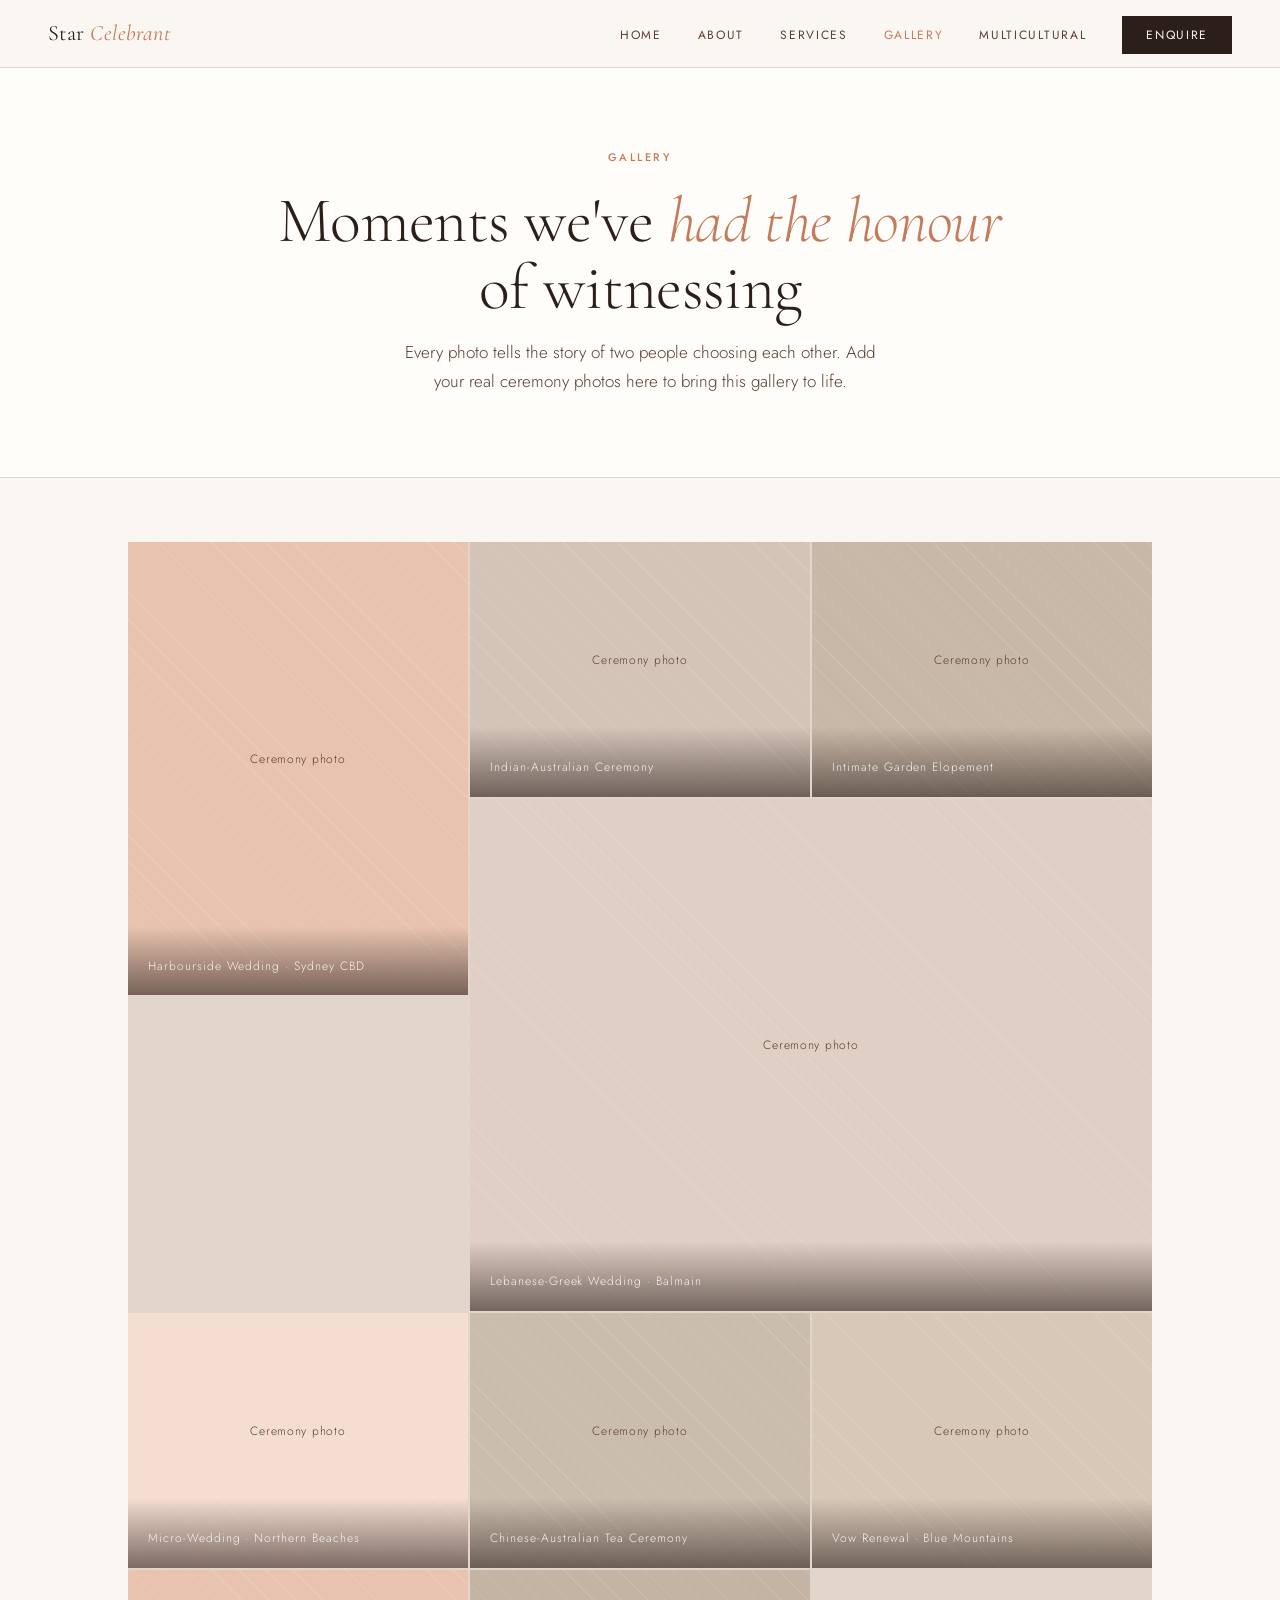
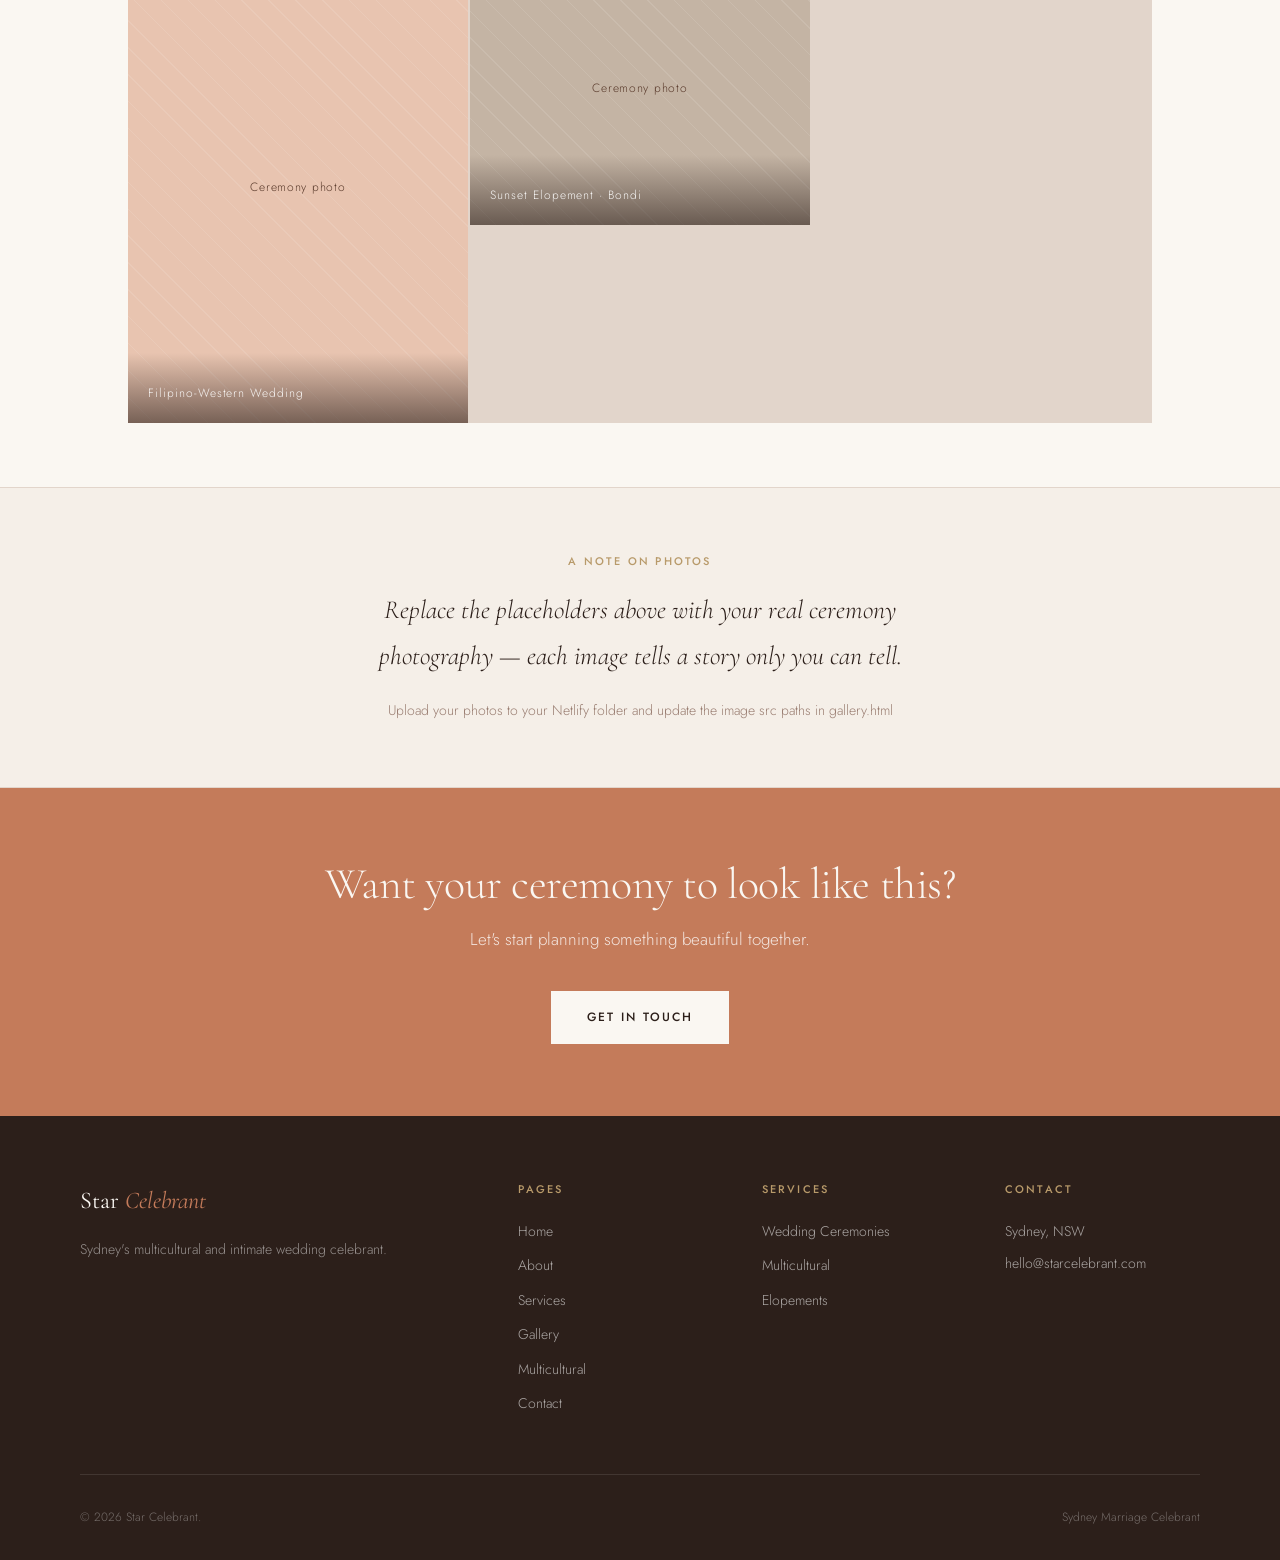
<file: gallery.html>
<!DOCTYPE html>
<html lang="en">
<head>
<meta charset="UTF-8"><meta name="viewport" content="width=device-width, initial-scale=1.0">
<title>Gallery — Star Celebrant Sydney</title>
<link rel="stylesheet" href="style.css">
<style>
.page-header{background:var(--warm-white);padding:80px 0;border-bottom:1px solid var(--border);text-align:center;}
.gallery-intro{background:var(--cream);padding:64px 0;}
.gallery-grid{display:grid;grid-template-columns:repeat(3,1fr);gap:2px;background:var(--border);}
.gallery-item{background:var(--blush);aspect-ratio:4/3;display:flex;align-items:center;justify-content:center;flex-direction:column;gap:10px;position:relative;overflow:hidden;cursor:pointer;transition:opacity .2s;}
.gallery-item:hover{opacity:.9;}
.gallery-item.tall{aspect-ratio:3/4;grid-row:span 2;}
.gallery-item.wide{grid-column:span 2;}
.gallery-item::after{content:'';position:absolute;inset:0;background:repeating-linear-gradient(45deg,transparent,transparent 18px,rgba(255,255,255,.1) 18px,rgba(255,255,255,.1) 19px);}
.gallery-item p{font-size:12px;color:var(--mid);z-index:1;letter-spacing:.06em;}
.gallery-label{position:absolute;bottom:0;left:0;right:0;background:linear-gradient(transparent,rgba(44,31,26,.6));padding:24px 20px 16px;z-index:2;}
.gallery-label span{font-size:12px;color:rgba(255,255,255,.9);letter-spacing:.08em;}
.gi-1{background:var(--blush);}
.gi-2{background:#D4C4B8;}
.gi-3{background:#C8B8A8;}
.gi-4{background:#E0CFC4;}
.gi-5{background:var(--blush-light);}
.gi-6{background:#CBBDAE;}
.gi-7{background:#D8C8B8;}
.gi-8{background:var(--blush);}
.gi-9{background:#C4B4A4;}
.quote-break{background:var(--section-alt);padding:64px 0;text-align:center;border-top:1px solid var(--border);border-bottom:1px solid var(--border);}
@media(max-width:860px){.gallery-grid{grid-template-columns:1fr 1fr;}.gallery-item.tall{aspect-ratio:4/3;grid-row:span 1;}.gallery-item.wide{grid-column:span 1;}}
</style>
</head>
<body>
<nav>
  <a href="index.html" class="nav-brand">Star <span>Celebrant</span></a>
  <button class="nav-toggle" onclick="document.querySelector('.nav-links').classList.toggle('open')">☰</button>
  <ul class="nav-links">
    <li><a href="index.html">Home</a></li>
    <li><a href="about.html">About</a></li>
    <li><a href="services.html">Services</a></li>
    <li><a href="gallery.html" class="active">Gallery</a></li>
    <li><a href="multicultural.html">Multicultural</a></li>
    <li><a href="contact.html" class="nav-cta">Enquire</a></li>
  </ul>
</nav>
<main>
<section class="page-header">
  <div class="container">
    <span class="eyebrow">Gallery</span>
    <h1>Moments we've <em>had the honour</em> of witnessing</h1>
    <p style="max-width:500px;margin:16px auto 0;">Every photo tells the story of two people choosing each other. Add your real ceremony photos here to bring this gallery to life.</p>
  </div>
</section>

<section class="gallery-intro">
  <div class="container-wide">
    <div class="gallery-grid">
      <div class="gallery-item tall gi-1"><p>Ceremony photo</p><div class="gallery-label"><span>Harbourside Wedding · Sydney CBD</span></div></div>
      <div class="gallery-item gi-2"><p>Ceremony photo</p><div class="gallery-label"><span>Indian-Australian Ceremony</span></div></div>
      <div class="gallery-item gi-3"><p>Ceremony photo</p><div class="gallery-label"><span>Intimate Garden Elopement</span></div></div>
      <div class="gallery-item wide gi-4"><p>Ceremony photo</p><div class="gallery-label"><span>Lebanese-Greek Wedding · Balmain</span></div></div>
      <div class="gallery-item gi-5"><p>Ceremony photo</p><div class="gallery-label"><span>Micro-Wedding · Northern Beaches</span></div></div>
      <div class="gallery-item gi-6"><p>Ceremony photo</p><div class="gallery-label"><span>Chinese-Australian Tea Ceremony</span></div></div>
      <div class="gallery-item gi-7"><p>Ceremony photo</p><div class="gallery-label"><span>Vow Renewal · Blue Mountains</span></div></div>
      <div class="gallery-item tall gi-8"><p>Ceremony photo</p><div class="gallery-label"><span>Filipino-Western Wedding</span></div></div>
      <div class="gallery-item gi-9"><p>Ceremony photo</p><div class="gallery-label"><span>Sunset Elopement · Bondi</span></div></div>
    </div>
  </div>
</section>

<div class="quote-break">
  <div class="container">
    <span class="section-label" style="text-align:center;display:block;margin-bottom:16px;">A Note on Photos</span>
    <p style="font-family:'Cormorant Garamond',serif;font-size:26px;font-weight:300;font-style:italic;color:var(--deep);max-width:600px;margin:0 auto 20px;">Replace the placeholders above with your real ceremony photography — each image tells a story only you can tell.</p>
    <p style="font-size:14px;color:var(--muted);">Upload your photos to your Netlify folder and update the image src paths in gallery.html</p>
  </div>
</div>

<div style="background:var(--terracotta);padding:72px 48px;text-align:center;">
  <div class="container">
    <h2 style="color:var(--cream);margin-bottom:16px;">Want your ceremony to look like this?</h2>
    <p style="color:rgba(255,255,255,.8);max-width:460px;margin:0 auto 36px;">Let's start planning something beautiful together.</p>
    <a href="contact.html" style="background:var(--cream);color:var(--deep);text-decoration:none;font-family:'Jost',sans-serif;font-size:12px;letter-spacing:.16em;text-transform:uppercase;font-weight:500;padding:16px 36px;display:inline-block;">Get in Touch</a>
  </div>
</div>
</main>
<footer>
  <div class="footer-grid">
    <div><span class="footer-brand">Star <span>Celebrant</span></span><p class="footer-desc">Sydney's multicultural and intimate wedding celebrant.</p></div>
    <div class="footer-col"><h4>Pages</h4><a href="index.html">Home</a><a href="about.html">About</a><a href="services.html">Services</a><a href="gallery.html">Gallery</a><a href="multicultural.html">Multicultural</a><a href="contact.html">Contact</a></div>
    <div class="footer-col"><h4>Services</h4><a href="services.html">Wedding Ceremonies</a><a href="services.html">Multicultural</a><a href="services.html">Elopements</a></div>
    <div class="footer-col"><h4>Contact</h4><p>Sydney, NSW</p><a href="mailto:hello@starcelebrant.com">hello@starcelebrant.com</a></div>
  </div>
  <div class="footer-bottom"><span>© 2026 Star Celebrant.</span><span>Sydney Marriage Celebrant</span></div>
</footer>
</body></html>
</file>
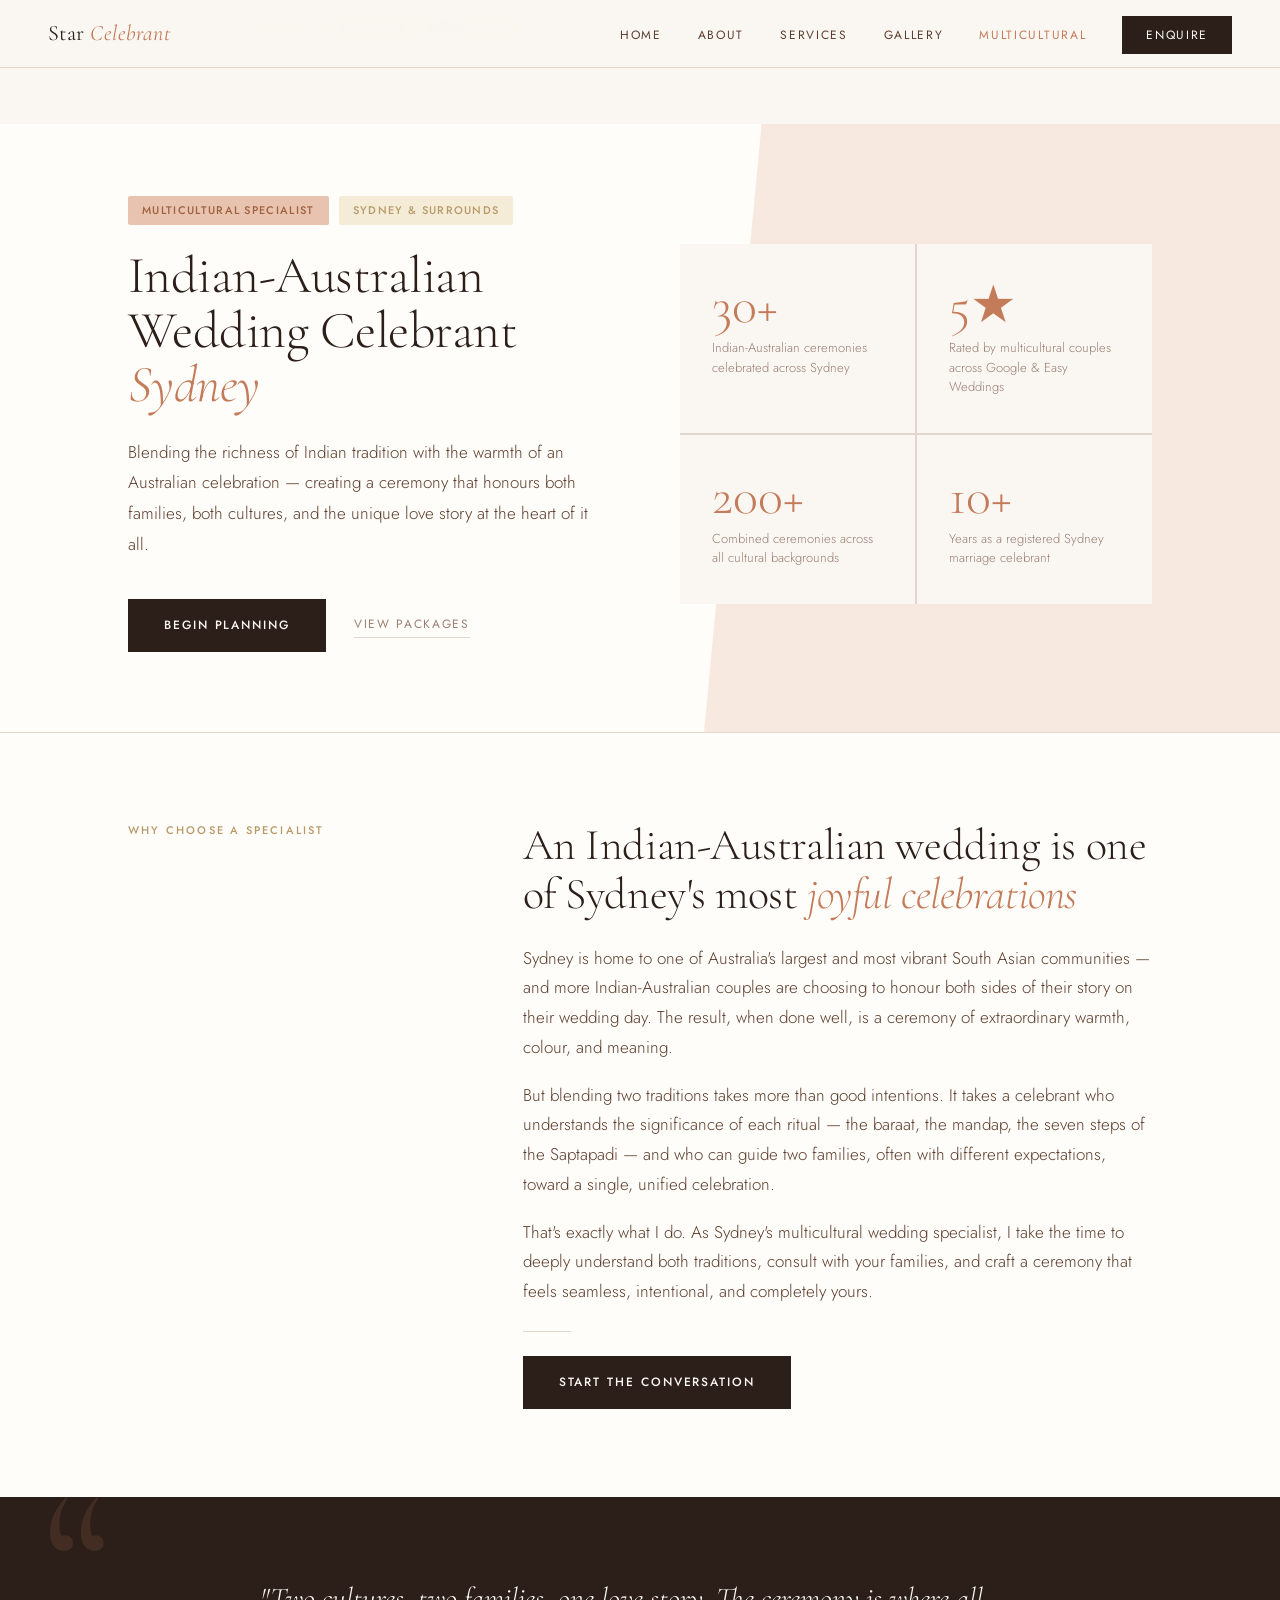
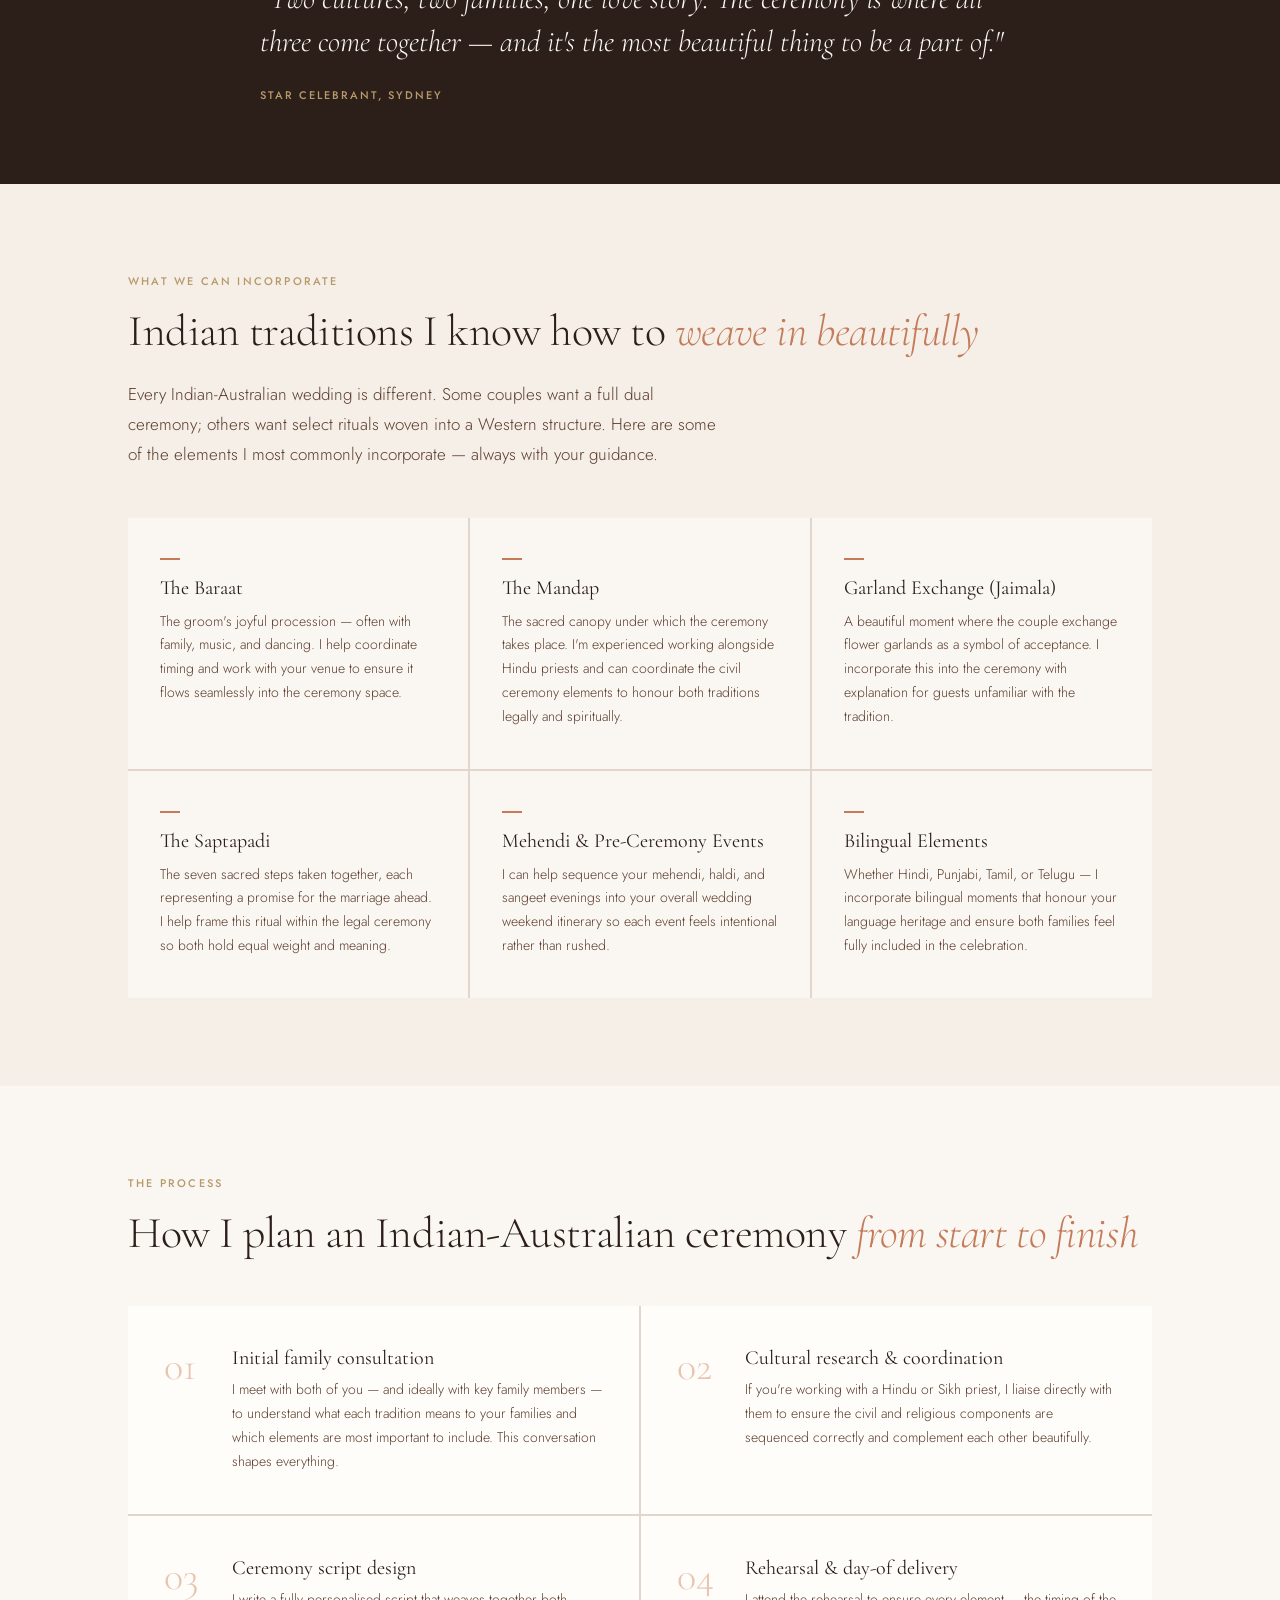
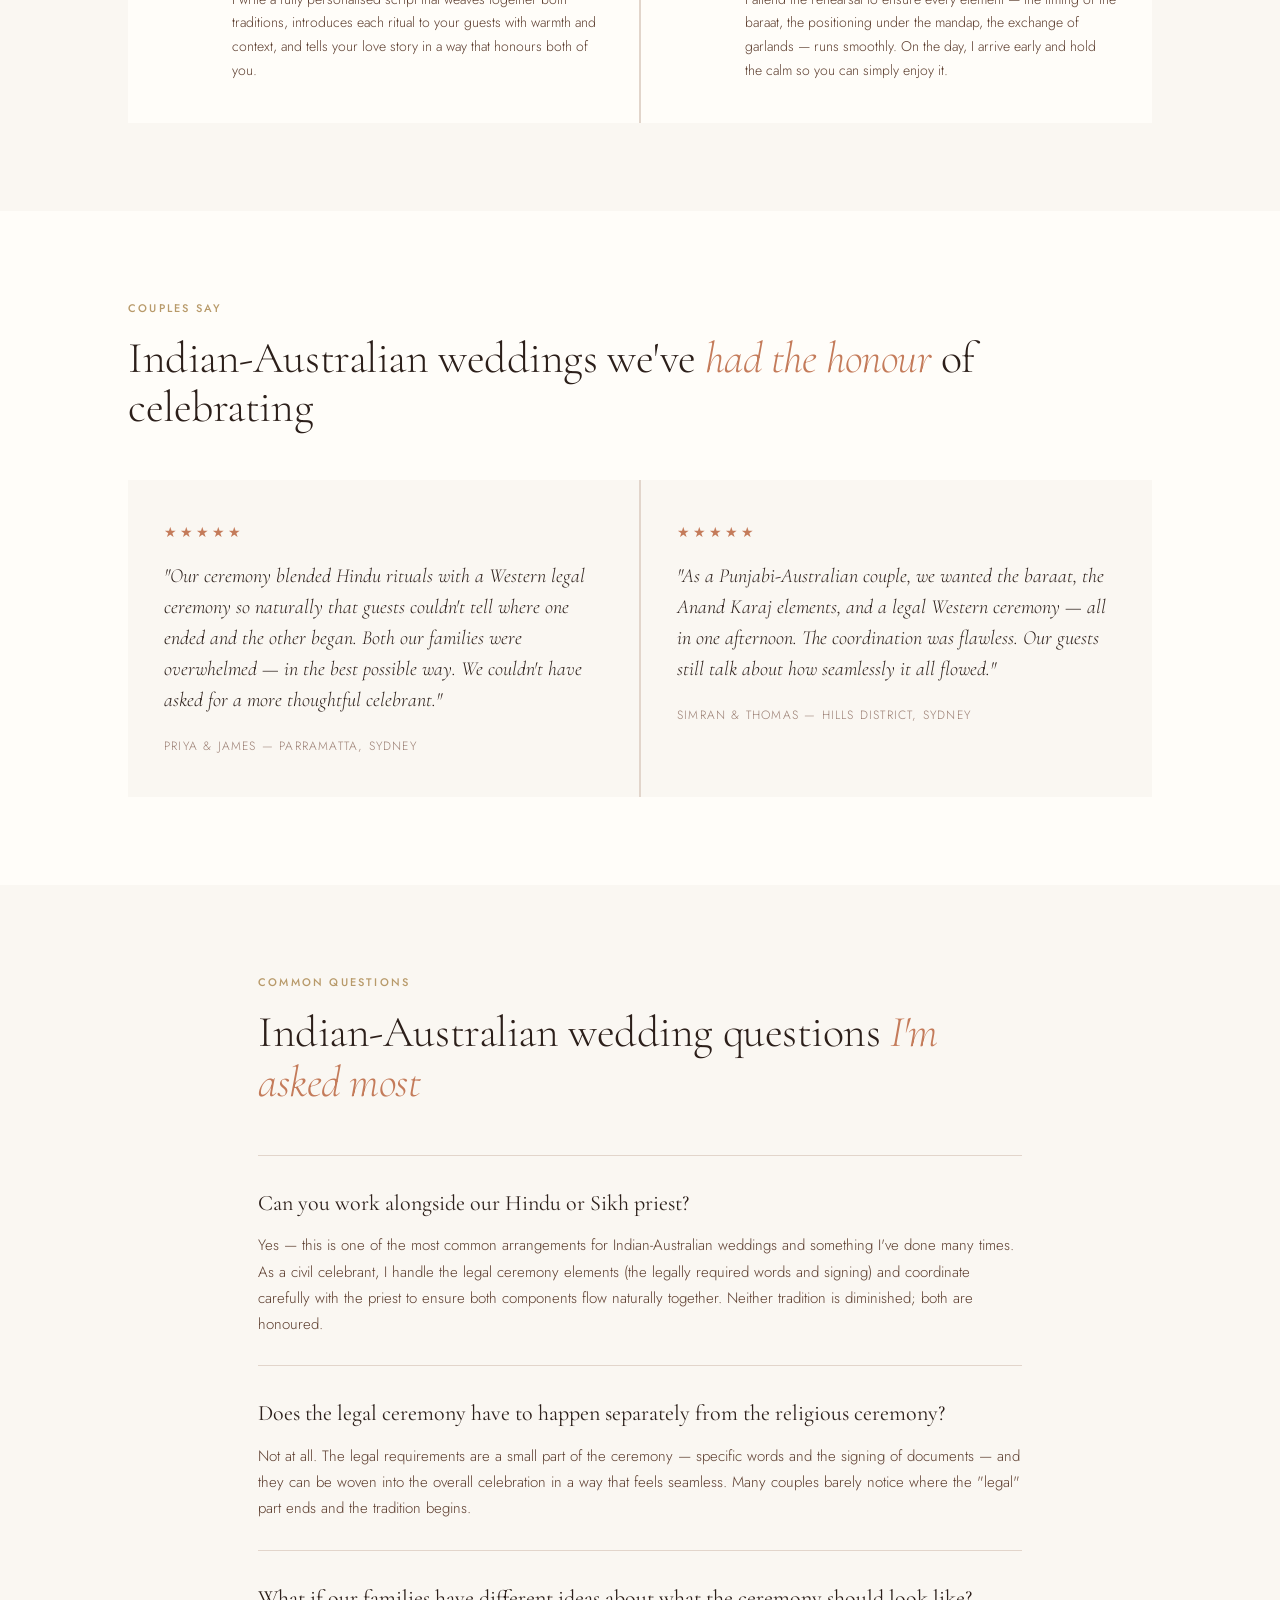
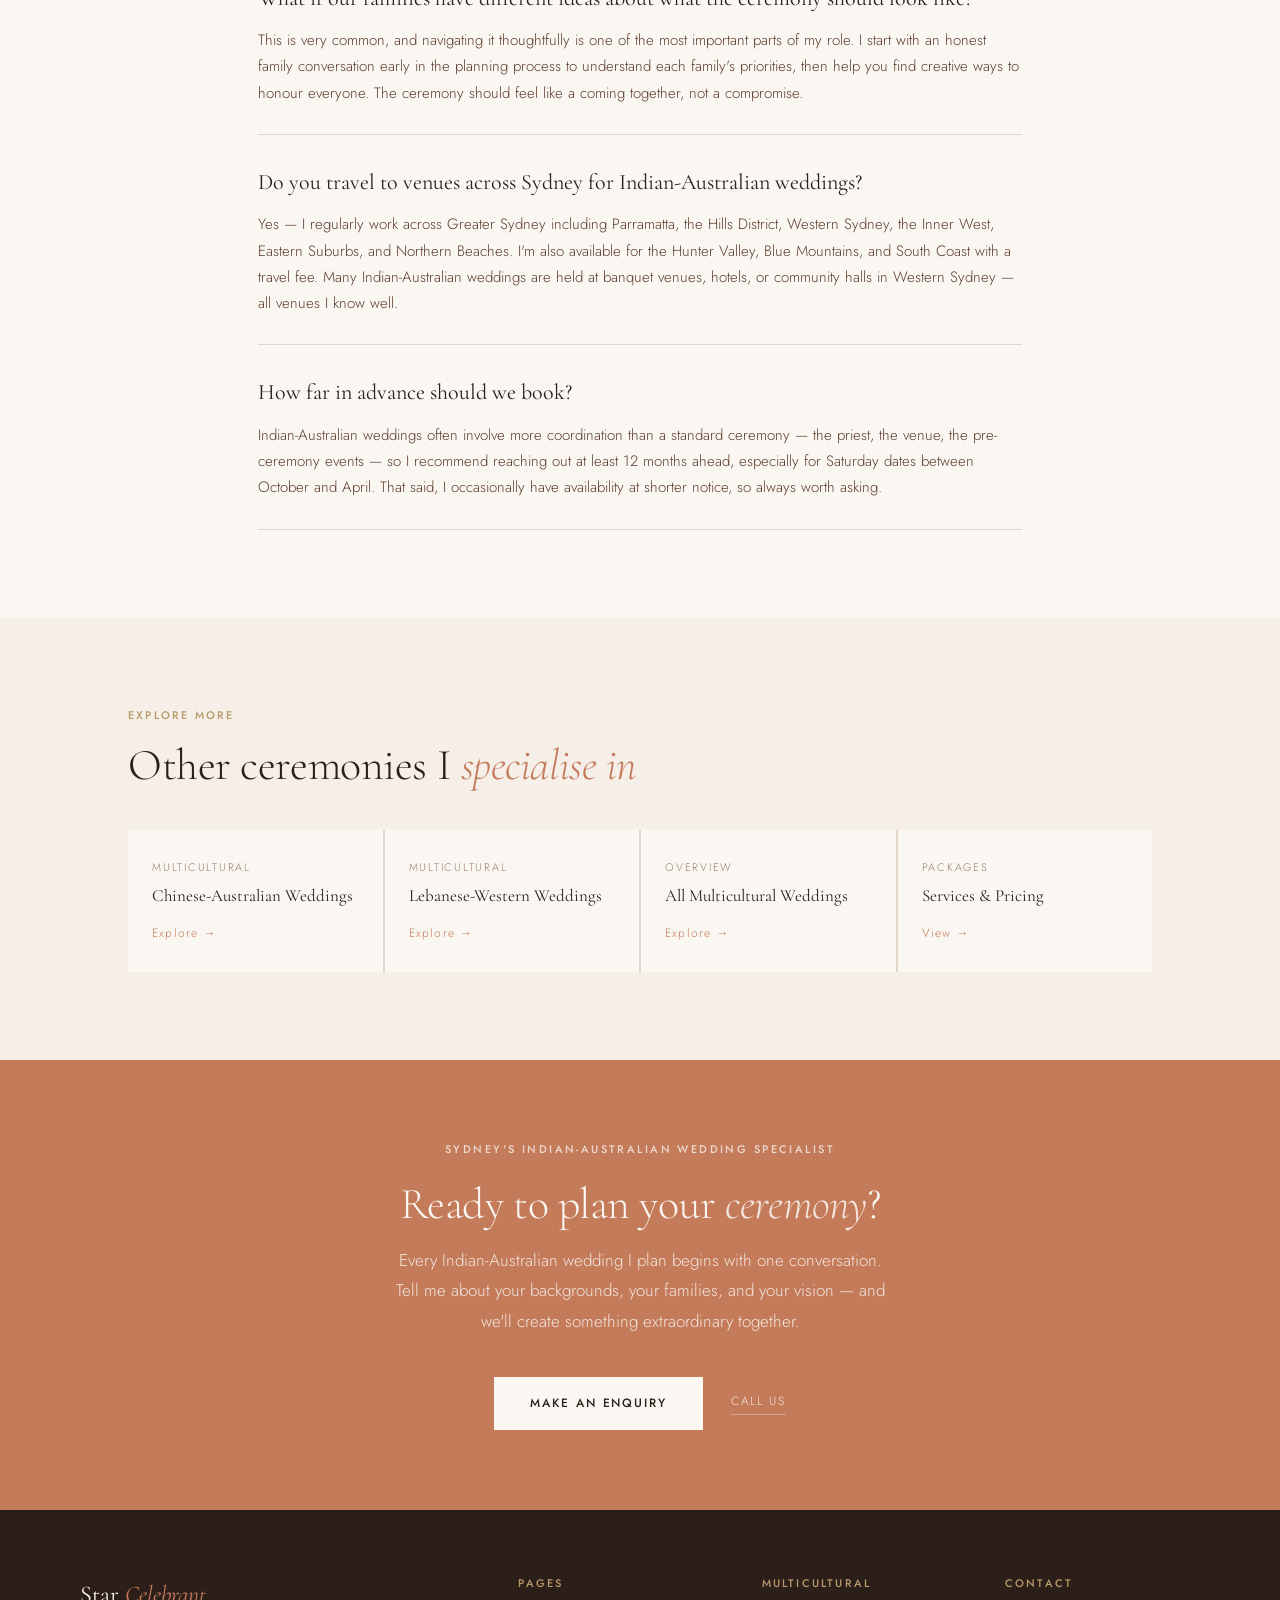
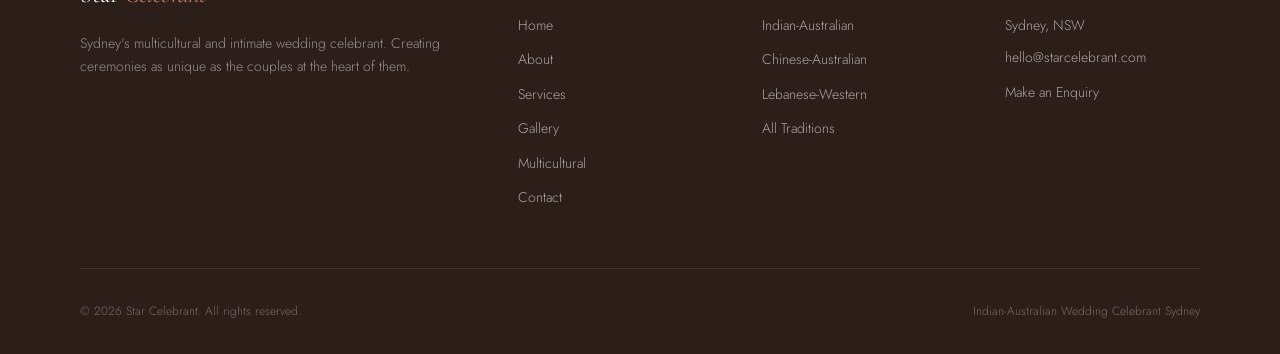
<file: indian-australian-wedding-celebrant-sydney.html>
<!DOCTYPE html>
<html lang="en">
<head>
<meta charset="UTF-8">
<meta name="viewport" content="width=device-width, initial-scale=1.0">
<title>Indian Australian Wedding Celebrant Sydney | Star Celebrant</title>
<meta name="description" content="Specialising in Indian-Australian multicultural weddings across Sydney. Blending Hindu, Sikh & Western traditions into one seamless, beautiful ceremony. Enquire today.">
<meta name="keywords" content="Indian Australian wedding celebrant Sydney, multicultural wedding celebrant Sydney, Hindu wedding celebrant Sydney, Indian Western wedding Sydney, Sikh wedding celebrant Sydney">

<!-- Open Graph -->
<meta property="og:title" content="Indian Australian Wedding Celebrant Sydney | Star Celebrant">
<meta property="og:description" content="Blending Indian and Australian wedding traditions into one seamless, beautiful ceremony. Sydney's multicultural wedding specialist.">
<meta property="og:type" content="website">
<meta property="og:url" content="https://www.starcelebrant.com/indian-australian-wedding-celebrant-sydney">

<!-- Schema.org Local Business structured data -->
<script type="application/ld+json">
{
  "@context": "https://schema.org",
  "@type": "LocalBusiness",
  "name": "Star Celebrant",
  "description": "Sydney marriage celebrant specialising in Indian-Australian multicultural weddings",
  "url": "https://www.starcelebrant.com",
  "telephone": "",
  "address": {
    "@type": "PostalAddress",
    "addressLocality": "Sydney",
    "addressRegion": "NSW",
    "addressCountry": "AU"
  },
  "areaServed": [
    "Sydney", "Parramatta", "Inner West", "Hills District",
    "Eastern Suburbs", "Northern Beaches", "South West Sydney"
  ],
  "serviceType": "Marriage Celebrant",
  "hasOfferCatalog": {
    "@type": "OfferCatalog",
    "name": "Wedding Ceremony Services",
    "itemListElement": [
      {
        "@type": "Offer",
        "itemOffered": {
          "@type": "Service",
          "name": "Indian-Australian Multicultural Wedding Ceremony"
        }
      }
    ]
  }
}
</script>

<link rel="stylesheet" href="style.css">
<style>
/* HERO */
.hero {
  background: var(--warm-white);
  padding: 96px 0 80px;
  border-bottom: 1px solid var(--border);
  position: relative;
  overflow: hidden;
}
.hero::before {
  content: '';
  position: absolute;
  top: 0; right: 0;
  width: 45%;
  height: 100%;
  background: var(--blush);
  opacity: 0.35;
  clip-path: polygon(10% 0, 100% 0, 100% 100%, 0% 100%);
}
.hero-inner {
  position: relative;
  z-index: 1;
  display: grid;
  grid-template-columns: 1fr 1fr;
  gap: 80px;
  align-items: center;
}
.hero-badge-row {
  display: flex;
  gap: 10px;
  flex-wrap: wrap;
  margin-bottom: 24px;
}
.badge {
  font-size: 11px;
  letter-spacing: 0.12em;
  text-transform: uppercase;
  font-weight: 500;
  padding: 5px 14px;
  border-radius: 2px;
}
.badge-terra { background: var(--blush); color: var(--terracotta-dark, #A0613F); }
.badge-gold  { background: #F5ECD8; color: var(--gold); }
.hero h1 { margin-bottom: 24px; font-size: 52px; }
.hero-lead { font-size: 17px; color: var(--mid); line-height: 1.8; margin-bottom: 40px; max-width: 460px; }
.cta-row { display: flex; align-items: center; gap: 28px; flex-wrap: wrap; }
.hero-stats {
  display: grid;
  grid-template-columns: 1fr 1fr;
  gap: 2px;
  background: var(--border);
}
.hero-stat {
  background: var(--cream);
  padding: 36px 32px;
}
.hero-stat .n {
  font-family: 'Cormorant Garamond', serif;
  font-size: 52px;
  font-weight: 300;
  color: var(--terracotta);
  line-height: 1;
  display: block;
}
.hero-stat p { font-size: 13px; color: var(--muted); margin-top: 6px; line-height: 1.5; }

/* BREADCRUMB */
.breadcrumb {
  padding: 16px 0;
  border-bottom: 1px solid var(--border);
  background: var(--warm-white);
}
.breadcrumb nav {
  position: static;
  background: none;
  border: none;
  height: auto;
  padding: 0;
  display: block;
}
.breadcrumb-list {
  display: flex;
  gap: 8px;
  align-items: center;
  list-style: none;
  font-size: 13px;
  color: var(--muted);
}
.breadcrumb-list a { color: var(--muted); text-decoration: none; }
.breadcrumb-list a:hover { color: var(--terracotta); }
.breadcrumb-list .sep { color: var(--border); }
.breadcrumb-list .current { color: var(--deep); }

/* INTRO */
.intro-grid {
  display: grid;
  grid-template-columns: 1fr 2fr;
  gap: 80px;
  align-items: start;
}

/* TRADITIONS */
.traditions { background: var(--section-alt); }
.traditions-grid {
  display: grid;
  grid-template-columns: repeat(3, 1fr);
  gap: 2px;
  background: var(--border);
  margin-top: 48px;
}
.tradition-card {
  background: var(--cream);
  padding: 40px 32px;
  position: relative;
}
.tradition-card::before {
  content: '';
  position: absolute;
  top: 40px; left: 32px;
  width: 20px; height: 2px;
  background: var(--terracotta);
}
.tradition-card h3 {
  font-size: 20px;
  padding-top: 18px;
  margin-bottom: 10px;
}
.tradition-card p { font-size: 14px; line-height: 1.7; }

/* HOW IT WORKS */
.steps-grid {
  display: grid;
  grid-template-columns: 1fr 1fr;
  gap: 2px;
  background: var(--border);
  margin-top: 48px;
}
.step-card {
  background: var(--warm-white);
  padding: 40px 36px;
  display: grid;
  grid-template-columns: 48px 1fr;
  gap: 20px;
  align-items: start;
}
.step-num {
  font-family: 'Cormorant Garamond', serif;
  font-size: 40px;
  font-weight: 300;
  color: var(--blush);
  line-height: 1;
}
.step-card h3 { font-size: 20px; margin-bottom: 8px; }
.step-card p { font-size: 14px; line-height: 1.7; }

/* TESTIMONIALS */
.tgrid {
  display: grid;
  grid-template-columns: repeat(2, 1fr);
  gap: 2px;
  background: var(--border);
  margin-top: 48px;
}
.tcard {
  background: var(--cream);
  padding: 40px 36px;
}
.stars { color: var(--terracotta); font-size: 14px; letter-spacing: 3px; margin-bottom: 16px; display: block; }
.tcard blockquote {
  font-family: 'Cormorant Garamond', serif;
  font-size: 20px;
  font-style: italic;
  font-weight: 300;
  color: var(--deep);
  line-height: 1.55;
}
.tcard cite {
  display: block;
  margin-top: 20px;
  font-size: 12px;
  letter-spacing: 0.1em;
  text-transform: uppercase;
  color: var(--muted);
  font-style: normal;
}

/* FAQ */
.faq-list { margin-top: 48px; }
.faq-item {
  border-top: 1px solid var(--border);
  padding: 28px 0;
}
.faq-item:last-child { border-bottom: 1px solid var(--border); }
.faq-q {
  font-family: 'Cormorant Garamond', serif;
  font-size: 22px;
  font-weight: 400;
  color: var(--deep);
  margin-bottom: 10px;
}
.faq-a { font-size: 15px; color: var(--mid); line-height: 1.75; }

/* NEARBY / INTERNAL LINKS */
.nearby { background: var(--section-alt); }
.nearby-grid {
  display: grid;
  grid-template-columns: repeat(4, 1fr);
  gap: 2px;
  background: var(--border);
  margin-top: 40px;
}
.nearby-card {
  background: var(--cream);
  padding: 28px 24px;
  text-decoration: none;
  display: block;
  transition: background 0.2s;
}
.nearby-card:hover { background: var(--warm-white); }
.nearby-card .label {
  font-size: 11px;
  letter-spacing: 0.16em;
  text-transform: uppercase;
  color: var(--muted);
  display: block;
  margin-bottom: 8px;
}
.nearby-card h3 {
  font-size: 17px;
  color: var(--deep);
  margin-bottom: 0;
  line-height: 1.3;
}
.nearby-card .arrow {
  display: block;
  margin-top: 16px;
  font-size: 12px;
  color: var(--terracotta);
  letter-spacing: 0.1em;
}

/* CTA */
.page-cta {
  background: var(--terracotta);
  padding: 80px 48px;
  text-align: center;
}

@media (max-width: 860px) {
  .hero-inner { grid-template-columns: 1fr; }
  .hero::before { display: none; }
  .hero h1 { font-size: 40px; }
  .hero-stats { grid-template-columns: 1fr 1fr; }
  .intro-grid { grid-template-columns: 1fr; gap: 24px; }
  .traditions-grid { grid-template-columns: 1fr; }
  .steps-grid { grid-template-columns: 1fr; }
  .tgrid { grid-template-columns: 1fr; }
  .nearby-grid { grid-template-columns: 1fr 1fr; }
}
</style>
</head>
<body>

<nav>
  <a href="index.html" class="nav-brand">Star <span>Celebrant</span></a>
  <button class="nav-toggle" onclick="document.querySelector('.nav-links').classList.toggle('open')">☰</button>
  <ul class="nav-links">
    <li><a href="index.html">Home</a></li>
    <li><a href="about.html">About</a></li>
    <li><a href="services.html">Services</a></li>
    <li><a href="gallery.html">Gallery</a></li>
    <li><a href="multicultural.html" class="active">Multicultural</a></li>
    <li><a href="contact.html" class="nav-cta">Enquire</a></li>
  </ul>
</nav>

<!-- BREADCRUMB (SEO signal) -->
<div class="breadcrumb">
  <div class="container-wide">
    <nav aria-label="Breadcrumb">
      <ol class="breadcrumb-list">
        <li><a href="index.html">Home</a></li>
        <li class="sep">›</li>
        <li><a href="multicultural.html">Multicultural Weddings</a></li>
        <li class="sep">›</li>
        <li class="current">Indian-Australian Weddings Sydney</li>
      </ol>
    </nav>
  </div>
</div>

<main>

<!-- HERO -->
<section class="hero" style="padding-top:72px;">
  <div class="container-wide">
    <div class="hero-inner">
      <div>
        <div class="hero-badge-row">
          <span class="badge badge-terra">Multicultural Specialist</span>
          <span class="badge badge-gold">Sydney & Surrounds</span>
        </div>
        <h1>Indian-Australian<br>Wedding Celebrant<br><em>Sydney</em></h1>
        <p class="hero-lead">Blending the richness of Indian tradition with the warmth of an Australian celebration — creating a ceremony that honours both families, both cultures, and the unique love story at the heart of it all.</p>
        <div class="cta-row">
          <a href="contact.html" class="btn-primary">Begin Planning</a>
          <a href="services.html" class="btn-ghost">View Packages</a>
        </div>
      </div>
      <div class="hero-stats">
        <div class="hero-stat">
          <span class="n">30+</span>
          <p>Indian-Australian ceremonies celebrated across Sydney</p>
        </div>
        <div class="hero-stat">
          <span class="n">5★</span>
          <p>Rated by multicultural couples across Google &amp; Easy Weddings</p>
        </div>
        <div class="hero-stat">
          <span class="n">200+</span>
          <p>Combined ceremonies across all cultural backgrounds</p>
        </div>
        <div class="hero-stat">
          <span class="n">10+</span>
          <p>Years as a registered Sydney marriage celebrant</p>
        </div>
      </div>
    </div>
  </div>
</section>

<!-- INTRO -->
<section style="background: var(--warm-white);">
  <div class="container-wide">
    <div class="intro-grid">
      <div>
        <p class="section-label">Why Choose a Specialist</p>
      </div>
      <div>
        <h2>An Indian-Australian wedding is one of Sydney's most <em>joyful celebrations</em></h2>
        <p>Sydney is home to one of Australia's largest and most vibrant South Asian communities — and more Indian-Australian couples are choosing to honour both sides of their story on their wedding day. The result, when done well, is a ceremony of extraordinary warmth, colour, and meaning.</p>
        <p>But blending two traditions takes more than good intentions. It takes a celebrant who understands the significance of each ritual — the baraat, the mandap, the seven steps of the Saptapadi — and who can guide two families, often with different expectations, toward a single, unified celebration.</p>
        <p>That's exactly what I do. As Sydney's multicultural wedding specialist, I take the time to deeply understand both traditions, consult with your families, and craft a ceremony that feels seamless, intentional, and completely yours.</p>
        <div class="divider"></div>
        <a href="contact.html" class="btn-primary">Start the Conversation</a>
      </div>
    </div>
  </div>
</section>

<!-- PULL QUOTE -->
<div class="pull-quote">
  <div class="container-wide">
    <blockquote>
      "Two cultures, two families, one love story. The ceremony is where all three come together — and it's the most beautiful thing to be a part of."
      <cite>Star Celebrant, Sydney</cite>
    </blockquote>
  </div>
</div>

<!-- TRADITIONS -->
<section class="traditions">
  <div class="container-wide">
    <p class="section-label">What We Can Incorporate</p>
    <h2>Indian traditions I know how to <em>weave in beautifully</em></h2>
    <p style="max-width:600px;">Every Indian-Australian wedding is different. Some couples want a full dual ceremony; others want select rituals woven into a Western structure. Here are some of the elements I most commonly incorporate — always with your guidance.</p>
    <div class="traditions-grid">
      <div class="tradition-card">
        <h3>The Baraat</h3>
        <p>The groom's joyful procession — often with family, music, and dancing. I help coordinate timing and work with your venue to ensure it flows seamlessly into the ceremony space.</p>
      </div>
      <div class="tradition-card">
        <h3>The Mandap</h3>
        <p>The sacred canopy under which the ceremony takes place. I'm experienced working alongside Hindu priests and can coordinate the civil ceremony elements to honour both traditions legally and spiritually.</p>
      </div>
      <div class="tradition-card">
        <h3>Garland Exchange (Jaimala)</h3>
        <p>A beautiful moment where the couple exchange flower garlands as a symbol of acceptance. I incorporate this into the ceremony with explanation for guests unfamiliar with the tradition.</p>
      </div>
      <div class="tradition-card">
        <h3>The Saptapadi</h3>
        <p>The seven sacred steps taken together, each representing a promise for the marriage ahead. I help frame this ritual within the legal ceremony so both hold equal weight and meaning.</p>
      </div>
      <div class="tradition-card">
        <h3>Mehendi & Pre-Ceremony Events</h3>
        <p>I can help sequence your mehendi, haldi, and sangeet evenings into your overall wedding weekend itinerary so each event feels intentional rather than rushed.</p>
      </div>
      <div class="tradition-card">
        <h3>Bilingual Elements</h3>
        <p>Whether Hindi, Punjabi, Tamil, or Telugu — I incorporate bilingual moments that honour your language heritage and ensure both families feel fully included in the celebration.</p>
      </div>
    </div>
  </div>
</section>

<!-- HOW IT WORKS -->
<section>
  <div class="container-wide">
    <p class="section-label">The Process</p>
    <h2>How I plan an Indian-Australian ceremony <em>from start to finish</em></h2>
    <div class="steps-grid">
      <div class="step-card">
        <span class="step-num">01</span>
        <div>
          <h3>Initial family consultation</h3>
          <p>I meet with both of you — and ideally with key family members — to understand what each tradition means to your families and which elements are most important to include. This conversation shapes everything.</p>
        </div>
      </div>
      <div class="step-card">
        <span class="step-num">02</span>
        <div>
          <h3>Cultural research & coordination</h3>
          <p>If you're working with a Hindu or Sikh priest, I liaise directly with them to ensure the civil and religious components are sequenced correctly and complement each other beautifully.</p>
        </div>
      </div>
      <div class="step-card">
        <span class="step-num">03</span>
        <div>
          <h3>Ceremony script design</h3>
          <p>I write a fully personalised script that weaves together both traditions, introduces each ritual to your guests with warmth and context, and tells your love story in a way that honours both of you.</p>
        </div>
      </div>
      <div class="step-card">
        <span class="step-num">04</span>
        <div>
          <h3>Rehearsal & day-of delivery</h3>
          <p>I attend the rehearsal to ensure every element — the timing of the baraat, the positioning under the mandap, the exchange of garlands — runs smoothly. On the day, I arrive early and hold the calm so you can simply enjoy it.</p>
        </div>
      </div>
    </div>
  </div>
</section>

<!-- TESTIMONIALS -->
<section style="background: var(--warm-white);">
  <div class="container-wide">
    <p class="section-label">Couples Say</p>
    <h2>Indian-Australian weddings we've <em>had the honour</em> of celebrating</h2>
    <div class="tgrid">
      <div class="tcard">
        <span class="stars">★★★★★</span>
        <blockquote>"Our ceremony blended Hindu rituals with a Western legal ceremony so naturally that guests couldn't tell where one ended and the other began. Both our families were overwhelmed — in the best possible way. We couldn't have asked for a more thoughtful celebrant."</blockquote>
        <cite>Priya &amp; James — Parramatta, Sydney</cite>
      </div>
      <div class="tcard">
        <span class="stars">★★★★★</span>
        <blockquote>"As a Punjabi-Australian couple, we wanted the baraat, the Anand Karaj elements, and a legal Western ceremony — all in one afternoon. The coordination was flawless. Our guests still talk about how seamlessly it all flowed."</blockquote>
        <cite>Simran &amp; Thomas — Hills District, Sydney</cite>
      </div>
    </div>
  </div>
</section>

<!-- FAQ -->
<section>
  <div class="container">
    <p class="section-label">Common Questions</p>
    <h2>Indian-Australian wedding questions <em>I'm asked most</em></h2>
    <div class="faq-list">
      <div class="faq-item">
        <p class="faq-q">Can you work alongside our Hindu or Sikh priest?</p>
        <p class="faq-a">Yes — this is one of the most common arrangements for Indian-Australian weddings and something I've done many times. As a civil celebrant, I handle the legal ceremony elements (the legally required words and signing) and coordinate carefully with the priest to ensure both components flow naturally together. Neither tradition is diminished; both are honoured.</p>
      </div>
      <div class="faq-item">
        <p class="faq-q">Does the legal ceremony have to happen separately from the religious ceremony?</p>
        <p class="faq-a">Not at all. The legal requirements are a small part of the ceremony — specific words and the signing of documents — and they can be woven into the overall celebration in a way that feels seamless. Many couples barely notice where the "legal" part ends and the tradition begins.</p>
      </div>
      <div class="faq-item">
        <p class="faq-q">What if our families have different ideas about what the ceremony should look like?</p>
        <p class="faq-a">This is very common, and navigating it thoughtfully is one of the most important parts of my role. I start with an honest family conversation early in the planning process to understand each family's priorities, then help you find creative ways to honour everyone. The ceremony should feel like a coming together, not a compromise.</p>
      </div>
      <div class="faq-item">
        <p class="faq-q">Do you travel to venues across Sydney for Indian-Australian weddings?</p>
        <p class="faq-a">Yes — I regularly work across Greater Sydney including Parramatta, the Hills District, Western Sydney, the Inner West, Eastern Suburbs, and Northern Beaches. I'm also available for the Hunter Valley, Blue Mountains, and South Coast with a travel fee. Many Indian-Australian weddings are held at banquet venues, hotels, or community halls in Western Sydney — all venues I know well.</p>
      </div>
      <div class="faq-item">
        <p class="faq-q">How far in advance should we book?</p>
        <p class="faq-a">Indian-Australian weddings often involve more coordination than a standard ceremony — the priest, the venue, the pre-ceremony events — so I recommend reaching out at least 12 months ahead, especially for Saturday dates between October and April. That said, I occasionally have availability at shorter notice, so always worth asking.</p>
      </div>
    </div>
  </div>
</section>

<!-- NEARBY / INTERNAL LINKS -->
<section class="nearby">
  <div class="container-wide">
    <p class="section-label">Explore More</p>
    <h2>Other ceremonies I <em>specialise in</em></h2>
    <div class="nearby-grid">
      <a href="chinese-australian-wedding-celebrant-sydney.html" class="nearby-card">
        <span class="label">Multicultural</span>
        <h3>Chinese-Australian Weddings</h3>
        <span class="arrow">Explore →</span>
      </a>
      <a href="lebanese-western-wedding-celebrant-sydney.html" class="nearby-card">
        <span class="label">Multicultural</span>
        <h3>Lebanese-Western Weddings</h3>
        <span class="arrow">Explore →</span>
      </a>
      <a href="multicultural.html" class="nearby-card">
        <span class="label">Overview</span>
        <h3>All Multicultural Weddings</h3>
        <span class="arrow">Explore →</span>
      </a>
      <a href="services.html" class="nearby-card">
        <span class="label">Packages</span>
        <h3>Services &amp; Pricing</h3>
        <span class="arrow">View →</span>
      </a>
    </div>
  </div>
</section>

<!-- CTA -->
<div class="page-cta">
  <div class="container">
    <span class="eyebrow" style="color:rgba(255,255,255,.7);">Sydney's Indian-Australian Wedding Specialist</span>
    <h2 style="color:var(--cream);margin-bottom:16px;">Ready to plan your <em style="color:rgba(255,255,255,.8);">ceremony</em>?</h2>
    <p style="color:rgba(255,255,255,.8);max-width:500px;margin:0 auto 40px;line-height:1.8;">Every Indian-Australian wedding I plan begins with one conversation. Tell me about your backgrounds, your families, and your vision — and we'll create something extraordinary together.</p>
    <div style="display:flex;justify-content:center;align-items:center;gap:28px;flex-wrap:wrap;">
      <a href="contact.html" style="background:var(--cream);color:var(--deep);text-decoration:none;font-family:'Jost',sans-serif;font-size:12px;letter-spacing:.16em;text-transform:uppercase;font-weight:500;padding:16px 36px;display:inline-block;">Make an Enquiry</a>
      <a href="tel:+61400000000" style="color:rgba(255,255,255,.8);text-decoration:none;font-family:'Jost',sans-serif;font-size:12px;letter-spacing:.14em;text-transform:uppercase;border-bottom:1px solid rgba(255,255,255,.3);padding-bottom:2px;">Call Us</a>
    </div>
  </div>
</div>

</main>

<footer>
  <div class="footer-grid">
    <div>
      <span class="footer-brand">Star <span>Celebrant</span></span>
      <p class="footer-desc">Sydney's multicultural and intimate wedding celebrant. Creating ceremonies as unique as the couples at the heart of them.</p>
    </div>
    <div class="footer-col">
      <h4>Pages</h4>
      <a href="index.html">Home</a>
      <a href="about.html">About</a>
      <a href="services.html">Services</a>
      <a href="gallery.html">Gallery</a>
      <a href="multicultural.html">Multicultural</a>
      <a href="contact.html">Contact</a>
    </div>
    <div class="footer-col">
      <h4>Multicultural</h4>
      <a href="indian-australian-wedding-celebrant-sydney.html">Indian-Australian</a>
      <a href="chinese-australian-wedding-celebrant-sydney.html">Chinese-Australian</a>
      <a href="lebanese-western-wedding-celebrant-sydney.html">Lebanese-Western</a>
      <a href="multicultural.html">All Traditions</a>
    </div>
    <div class="footer-col">
      <h4>Contact</h4>
      <p>Sydney, NSW</p>
      <a href="mailto:hello@starcelebrant.com">hello@starcelebrant.com</a>
      <a href="contact.html">Make an Enquiry</a>
    </div>
  </div>
  <div class="footer-bottom">
    <span>© 2026 Star Celebrant. All rights reserved.</span>
    <span>Indian-Australian Wedding Celebrant Sydney</span>
  </div>
</footer>

</body>
</html>
</file>
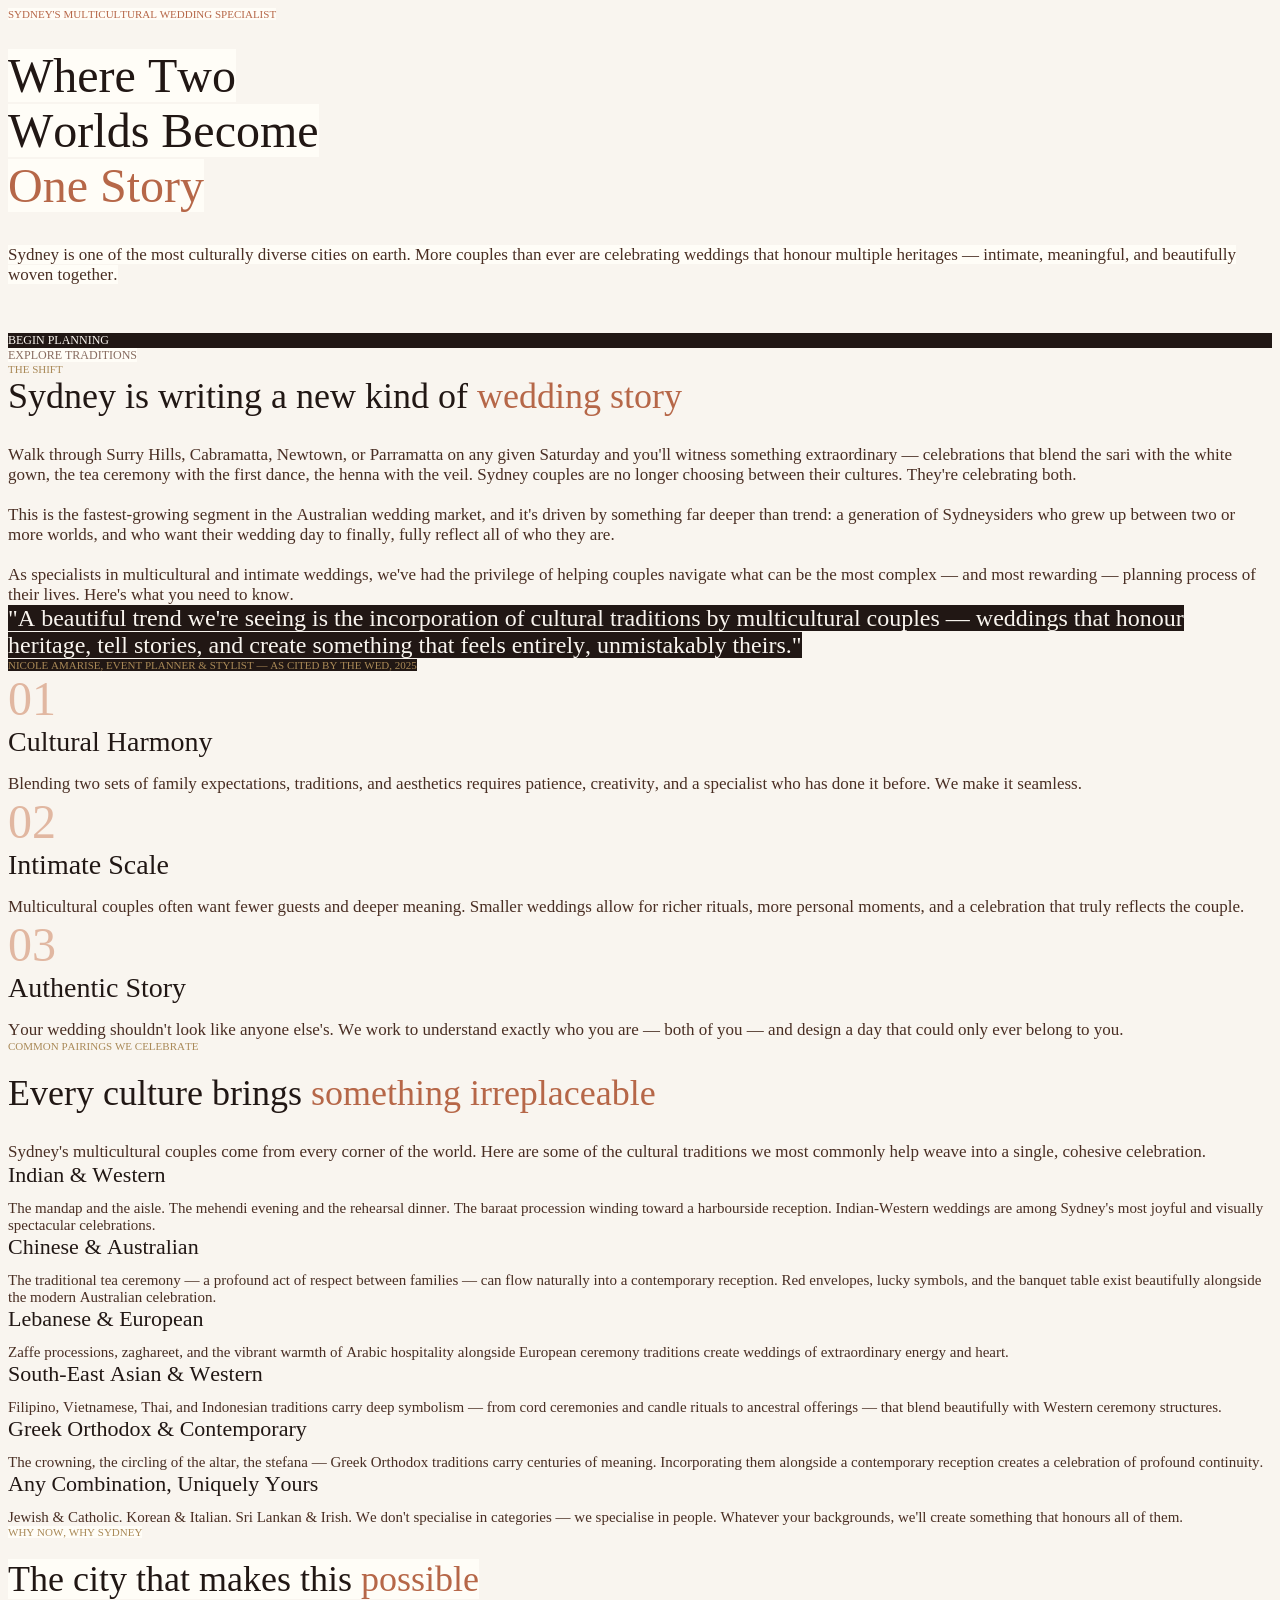
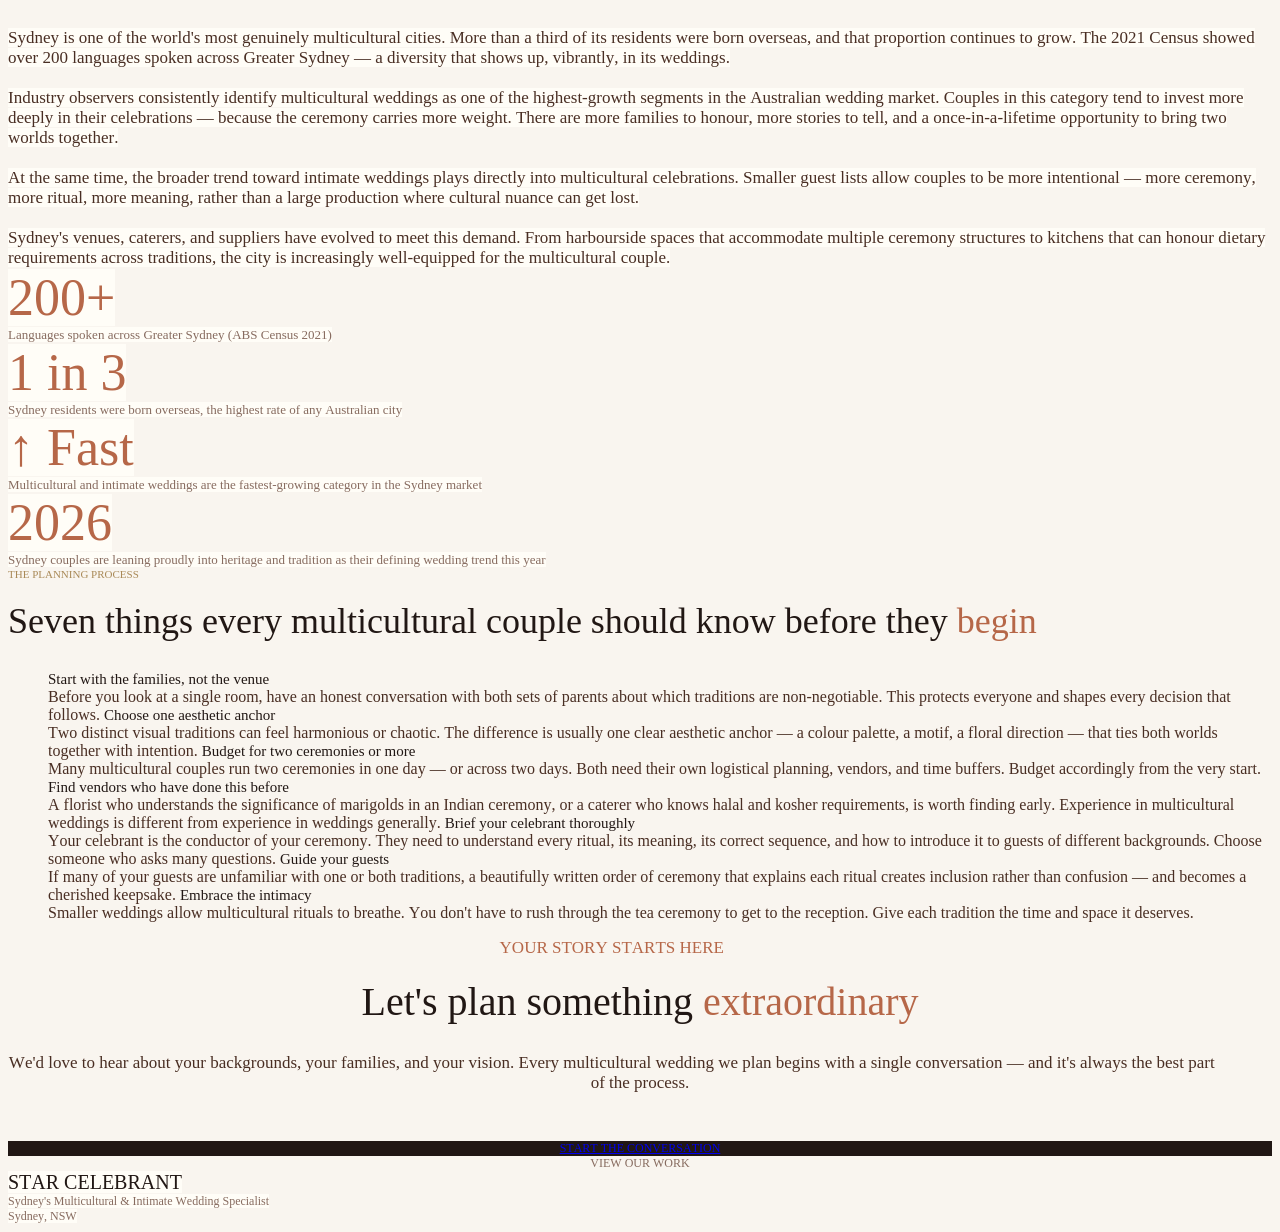
<file: multicultural-weddings-sydney.html>
<!DOCTYPE html PUBLIC "-//W3C//DTD HTML 4.01//EN" "http://www.w3.org/TR/html4/strict.dtd">
<html>
<head>
  <meta http-equiv="Content-Type" content="text/html; charset=utf-8">
  <meta http-equiv="Content-Style-Type" content="text/css">
  <title></title>
  <meta name="Generator" content="Cocoa HTML Writer">
  <meta name="CocoaVersion" content="2575.7">
  <style type="text/css">
    body {background-color: #f9f5ef}
    p.p1 {margin: 0.0px 0.0px 28.0px 0.0px; font: 11.0px 'Helvetica Neue'; color: #b66748; -webkit-text-stroke: #b66748}
    p.p3 {margin: 0.0px 0.0px 48.0px 0.0px; font: 17.0px 'Helvetica Neue'; color: #492e23; -webkit-text-stroke: #492e23}
    p.p4 {margin: 0.0px 0.0px 0.0px 0.0px; font: 12.0px 'Helvetica Neue'; color: #f9f5ef; -webkit-text-stroke: #f9f5ef; background-color: #211714}
    p.p5 {margin: 0.0px 0.0px 0.0px 0.0px; font: 12.0px 'Helvetica Neue'; color: #876b5f; -webkit-text-stroke: #876b5f}
    p.p6 {margin: 0.0px 0.0px 0.0px 0.0px; font: 11.0px 'Helvetica Neue'; color: #a98957; -webkit-text-stroke: #a98957}
    p.p8 {margin: 0.0px 0.0px 20.0px 0.0px; font: 17.0px 'Helvetica Neue'; color: #492e23; -webkit-text-stroke: #492e23}
    p.p9 {margin: 0.0px 0.0px 0.0px 0.0px; font: 17.0px 'Helvetica Neue'; color: #492e23; -webkit-text-stroke: #492e23}
    p.p11 {margin: 0.0px 0.0px 0.0px 0.0px; font: 48.0px 'Helvetica Neue'; color: #e1b7a1; -webkit-text-stroke: #e1b7a1}
    p.p13 {margin: 0.0px 0.0px 20.0px 0.0px; font: 11.0px 'Helvetica Neue'; color: #a98957; -webkit-text-stroke: #a98957}
    p.p16 {margin: 0.0px 0.0px 0.0px 0.0px; font: 15.0px 'Helvetica Neue'; color: #492e23; -webkit-text-stroke: #492e23}
    p.p17 {margin: 0.0px 0.0px 0.0px 0.0px; font: 52.0px 'Helvetica Neue'; color: #b66748; -webkit-text-stroke: #b66748}
    p.p18 {margin: 0.0px 0.0px 0.0px 0.0px; font: 13.0px 'Helvetica Neue'; color: #876b5f; -webkit-text-stroke: #876b5f}
    p.p20 {margin: 0.0px 56.5px 20.0px 56.5px; text-align: center; text-indent: -56.5px; font: 17.0px 'Helvetica Neue'; color: #b66748; -webkit-text-stroke: #b66748}
    p.p22 {margin: 0.0px 56.5px 48.0px 56.5px; text-align: center; text-indent: -56.5px; font: 17.0px 'Helvetica Neue'; color: #492e23; -webkit-text-stroke: #492e23}
    p.p23 {margin: 0.0px 0.0px 0.0px 0.0px; text-align: center; font: 12.0px 'Helvetica Neue'; color: #f9f5ef; -webkit-text-stroke: #f9f5ef; background-color: #211714}
    p.p24 {margin: 0.0px 0.0px 0.0px 0.0px; text-align: center; font: 12.0px 'Helvetica Neue'; color: #876b5f; -webkit-text-stroke: #876b5f}
    p.p25 {margin: 0.0px 0.0px 0.0px 0.0px; font: 20.0px 'Helvetica Neue'; color: #211714; -webkit-text-stroke: #211714}
    li.li19 {margin: 0.0px 0.0px 0.0px 0.0px; font: 16.0px 'Helvetica Neue'; color: #492e23; -webkit-text-stroke: #492e23}
    span.s1 {font-kerning: none; background-color: #fffdf7}
    span.s2 {font-kerning: none}
    span.s3 {font-kerning: none; color: #b66748; background-color: #fffdf7; -webkit-text-stroke: 0px #b66748}
    span.s4 {font-kerning: none; color: #b66748; -webkit-text-stroke: 0px #b66748}
    span.s5 {font-kerning: none; background-color: #211714}
    span.s6 {font-kerning: none; color: #211714; -webkit-text-stroke: 0px #211714}
    span.s7 {font-kerning: none; background-color: #f9f5ef}
    span.s8 {font: 15.0px 'Helvetica Neue'; color: #211714; -webkit-text-stroke: 0px #000000}
    span.s9 {font: 15.0px 'Helvetica Neue'; font-kerning: none; color: #211714; -webkit-text-stroke: 0px #211714}
    span.s10 {font-kerning: none; color: #b66748; background-color: #f9f5ef; -webkit-text-stroke: 0px #b66748}
    span.s11 {font: 12.0px 'Helvetica Neue'; font-kerning: none; color: #f9f5ef; -webkit-text-stroke: 0px #f9f5ef}
    ul.ul1 {list-style-type: none}
  </style>
</head>
<body>
<p class="p1"><span class="s1">SYDNEY'S MULTICULTURAL WEDDING SPECIALIST</span></p>
<h1 style="margin: 0.0px 0.0px 32.0px 0.0px; font: 48.0px 'Helvetica Neue'; color: #211714; -webkit-text-stroke: #211714"><span class="s1">Where Two</span><span class="s2"><br>
</span><span class="s1">Worlds Become</span><span class="s2"><br>
</span><span class="s3">One Story</span></h1>
<p class="p3"><span class="s1">Sydney is one of the most culturally diverse cities on earth. More couples than ever are celebrating weddings that honour multiple heritages — intimate, meaningful, and beautifully woven together.</span></p>
<p class="p4"><span class="s2">BEGIN PLANNING</span></p>
<p class="p5"><span class="s1">EXPLORE TRADITIONS</span></p>
<p class="p6"><span class="s2">THE SHIFT</span></p>
<h2 style="margin: 0.0px 0.0px 28.0px 0.0px; font: 36.0px 'Helvetica Neue'; color: #211714; -webkit-text-stroke: #211714"><span class="s2">Sydney is writing a new kind of </span><span class="s4">wedding story</span></h2>
<p class="p8"><span class="s2">Walk through Surry Hills, Cabramatta, Newtown, or Parramatta on any given Saturday and you'll witness something extraordinary — celebrations that blend the sari with the white gown, the tea ceremony with the first dance, the henna with the veil. Sydney couples are no longer choosing between their cultures. They're celebrating both.</span></p>
<p class="p8"><span class="s2">This is the fastest-growing segment in the Australian wedding market, and it's driven by something far deeper than trend: a generation of Sydneysiders who grew up between two or more worlds, and who want their wedding day to finally, fully reflect all of who they are.</span></p>
<p class="p9"><span class="s2">As specialists in multicultural and intimate weddings, we've had the privilege of helping couples navigate what can be the most complex — and most rewarding — planning process of their lives. Here's what you need to know.</span></p>
<blockquote style="margin: 0.0px 0.0px 0.0px 0.0px; font: 24.0px 'Helvetica Neue'; color: #f9f5ef; -webkit-text-stroke: #f9f5ef"><span class="s5">"A beautiful trend we're seeing is the incorporation of cultural traditions by multicultural couples — weddings that honour heritage, tell stories, and create something that feels entirely, unmistakably theirs."</span></blockquote>
<blockquote style="margin: 0.0px 0.0px 0.0px 0.0px; font: 11.0px 'Helvetica Neue'; color: #a98957; -webkit-text-stroke: #a98957"><span class="s5">NICOLE AMARISE, EVENT PLANNER &amp; STYLIST — AS CITED BY THE WED, 2025</span></blockquote>
<p class="p11"><span class="s2">01</span></p>
<h3 style="margin: 0.0px 0.0px 16.0px 0.0px; font: 28.0px 'Helvetica Neue'; color: #211714; -webkit-text-stroke: #211714"><span class="s2">Cultural Harmony</span></h3>
<p class="p9"><span class="s2">Blending two sets of family expectations, traditions, and aesthetics requires patience, creativity, and a specialist who has done it before. We make it seamless.</span></p>
<p class="p11"><span class="s2">02</span></p>
<h3 style="margin: 0.0px 0.0px 16.0px 0.0px; font: 28.0px 'Helvetica Neue'; color: #211714; -webkit-text-stroke: #211714"><span class="s2">Intimate Scale</span></h3>
<p class="p9"><span class="s2">Multicultural couples often want fewer guests and deeper meaning. Smaller weddings allow for richer rituals, more personal moments, and a celebration that truly reflects the couple.</span></p>
<p class="p11"><span class="s2">03</span></p>
<h3 style="margin: 0.0px 0.0px 16.0px 0.0px; font: 28.0px 'Helvetica Neue'; color: #211714; -webkit-text-stroke: #211714"><span class="s2">Authentic Story</span></h3>
<p class="p9"><span class="s2">Your wedding shouldn't look like anyone else's. We work to understand exactly who you are — both of you — and design a day that could only ever belong to you.</span></p>
<p class="p13"><span class="s2">COMMON PAIRINGS WE CELEBRATE</span></p>
<h2 style="margin: 0.0px 0.0px 28.0px 0.0px; font: 36.0px 'Helvetica Neue'; color: #b66748; -webkit-text-stroke: #b66748"><span class="s6">Every culture brings </span><span class="s2">something irreplaceable</span></h2>
<p class="p9"><span class="s2">Sydney's multicultural couples come from every corner of the world. Here are some of the cultural traditions we most commonly help weave into a single, cohesive celebration.</span></p>
<h3 style="margin: 0.0px 0.0px 12.0px 0.0px; font: 22.0px 'Helvetica Neue'; color: #211714; -webkit-text-stroke: #211714"><span class="s7">Indian &amp; Western</span></h3>
<p class="p16"><span class="s7">The mandap and the aisle. The mehendi evening and the rehearsal dinner. The baraat procession winding toward a harbourside reception. Indian-Western weddings are among Sydney's most joyful and visually spectacular celebrations.</span></p>
<h3 style="margin: 0.0px 0.0px 12.0px 0.0px; font: 22.0px 'Helvetica Neue'; color: #211714; -webkit-text-stroke: #211714"><span class="s7">Chinese &amp; Australian</span></h3>
<p class="p16"><span class="s7">The traditional tea ceremony — a profound act of respect between families — can flow naturally into a contemporary reception. Red envelopes, lucky symbols, and the banquet table exist beautifully alongside the modern Australian celebration.</span></p>
<h3 style="margin: 0.0px 0.0px 12.0px 0.0px; font: 22.0px 'Helvetica Neue'; color: #211714; -webkit-text-stroke: #211714"><span class="s7">Lebanese &amp; European</span></h3>
<p class="p16"><span class="s7">Zaffe processions, zaghareet, and the vibrant warmth of Arabic hospitality alongside European ceremony traditions create weddings of extraordinary energy and heart.</span></p>
<h3 style="margin: 0.0px 0.0px 12.0px 0.0px; font: 22.0px 'Helvetica Neue'; color: #211714; -webkit-text-stroke: #211714"><span class="s7">South-East Asian &amp; Western</span></h3>
<p class="p16"><span class="s7">Filipino, Vietnamese, Thai, and Indonesian traditions carry deep symbolism — from cord ceremonies and candle rituals to ancestral offerings — that blend beautifully with Western ceremony structures.</span></p>
<h3 style="margin: 0.0px 0.0px 12.0px 0.0px; font: 22.0px 'Helvetica Neue'; color: #211714; -webkit-text-stroke: #211714"><span class="s7">Greek Orthodox &amp; Contemporary</span></h3>
<p class="p16"><span class="s7">The crowning, the circling of the altar, the stefana — Greek Orthodox traditions carry centuries of meaning. Incorporating them alongside a contemporary reception creates a celebration of profound continuity.</span></p>
<h3 style="margin: 0.0px 0.0px 12.0px 0.0px; font: 22.0px 'Helvetica Neue'; color: #211714; -webkit-text-stroke: #211714"><span class="s7">Any Combination, Uniquely Yours</span></h3>
<p class="p16"><span class="s7">Jewish &amp; Catholic. Korean &amp; Italian. Sri Lankan &amp; Irish. We don't specialise in categories — we specialise in people. Whatever your backgrounds, we'll create something that honours all of them.</span></p>
<p class="p13"><span class="s1">WHY NOW, WHY SYDNEY</span></p>
<h2 style="margin: 0.0px 0.0px 28.0px 0.0px; font: 36.0px 'Helvetica Neue'; color: #211714; -webkit-text-stroke: #211714"><span class="s1">The city that makes this </span><span class="s3">possible</span></h2>
<p class="p8"><span class="s1">Sydney is one of the world's most genuinely multicultural cities. More than a third of its residents were born overseas, and that proportion continues to grow. The 2021 Census showed over 200 languages spoken across Greater Sydney — a diversity that shows up, vibrantly, in its weddings.</span></p>
<p class="p8"><span class="s1">Industry observers consistently identify multicultural weddings as one of the highest-growth segments in the Australian wedding market. Couples in this category tend to invest more deeply in their celebrations — because the ceremony carries more weight. There are more families to honour, more stories to tell, and a once-in-a-lifetime opportunity to bring two worlds together.</span></p>
<p class="p8"><span class="s1">At the same time, the broader trend toward intimate weddings plays directly into multicultural celebrations. Smaller guest lists allow couples to be more intentional — more ceremony, more ritual, more meaning, rather than a large production where cultural nuance can get lost.</span></p>
<p class="p9"><span class="s1">Sydney's venues, caterers, and suppliers have evolved to meet this demand. From harbourside spaces that accommodate multiple ceremony structures to kitchens that can honour dietary requirements across traditions, the city is increasingly well-equipped for the multicultural couple.</span></p>
<p class="p17"><span class="s1">200+</span></p>
<p class="p18"><span class="s1">Languages spoken across Greater Sydney (ABS Census 2021)</span></p>
<p class="p17"><span class="s1">1 in 3</span></p>
<p class="p18"><span class="s1">Sydney residents were born overseas, the highest rate of any Australian city</span></p>
<p class="p17"><span class="s1">↑ Fast</span></p>
<p class="p18"><span class="s1">Multicultural and intimate weddings are the fastest-growing category in the Sydney market</span></p>
<p class="p17"><span class="s1">2026</span></p>
<p class="p18"><span class="s1">Sydney couples are leaning proudly into heritage and tradition as their defining wedding trend this year</span></p>
<p class="p13"><span class="s2">THE PLANNING PROCESS</span></p>
<h2 style="margin: 0.0px 0.0px 28.0px 0.0px; font: 36.0px 'Helvetica Neue'; color: #211714; -webkit-text-stroke: #211714"><span class="s2">Seven things every multicultural couple should know before they </span><span class="s4">begin</span></h2>
<ul class="ul1">
  <li class="li19"><span class="s8"></span><span class="s9">Start with the families, not the venue<br>
</span><span class="s2">Before you look at a single room, have an honest conversation with both sets of parents about which traditions are non-negotiable. This protects everyone and shapes every decision that follows. </span><span class="s9">Choose one aesthetic anchor<br>
</span><span class="s2">Two distinct visual traditions can feel harmonious or chaotic. The difference is usually one clear aesthetic anchor — a colour palette, a motif, a floral direction — that ties both worlds together with intention. </span><span class="s9">Budget for two ceremonies or more<br>
</span><span class="s2">Many multicultural couples run two ceremonies in one day — or across two days. Both need their own logistical planning, vendors, and time buffers. Budget accordingly from the very start. </span><span class="s9">Find vendors who have done this before<br>
</span><span class="s2">A florist who understands the significance of marigolds in an Indian ceremony, or a caterer who knows halal and kosher requirements, is worth finding early. Experience in multicultural weddings is different from experience in weddings generally. </span><span class="s9">Brief your celebrant thoroughly<br>
</span><span class="s2">Your celebrant is the conductor of your ceremony. They need to understand every ritual, its meaning, its correct sequence, and how to introduce it to guests of different backgrounds. Choose someone who asks many questions. </span><span class="s9">Guide your guests<br>
</span><span class="s2">If many of your guests are unfamiliar with one or both traditions, a beautifully written order of ceremony that explains each ritual creates inclusion rather than confusion — and becomes a cherished keepsake. </span><span class="s9">Embrace the intimacy<br>
</span><span class="s2">Smaller weddings allow multicultural rituals to breathe. You don't have to rush through the tea ceremony to get to the reception. Give each tradition the time and space it deserves.</span></li>
</ul>
<p class="p20"><span class="s7">YOUR STORY STARTS HERE</span></p>
<h2 style="margin: 0.0px 0.0px 28.0px 0.0px; text-align: center; font: 40.0px 'Helvetica Neue'; color: #211714; -webkit-text-stroke: #211714"><span class="s7">Let's plan something </span><span class="s10">extraordinary</span></h2>
<p class="p22"><span class="s7">We'd love to hear about your backgrounds, your families, and your vision. Every multicultural wedding we plan begins with a single conversation — and it's always the best part of the process.</span></p>
<p class="p23"><span class="s2"><a href="mailto:hello@yourstudio.com.au">START THE CONVERSATION<span class="s11"></span></a></span></p>
<p class="p24"><span class="s7">VIEW OUR WORK</span></p>
<p class="p25"><span class="s1">STAR CELEBRANT</span></p>
<p class="p5"><span class="s1">Sydney's Multicultural &amp; Intimate Wedding Specialist</span></p>
<p class="p5"><span class="s1">Sydney, NSW</span></p>
</body>
</html>
</file>
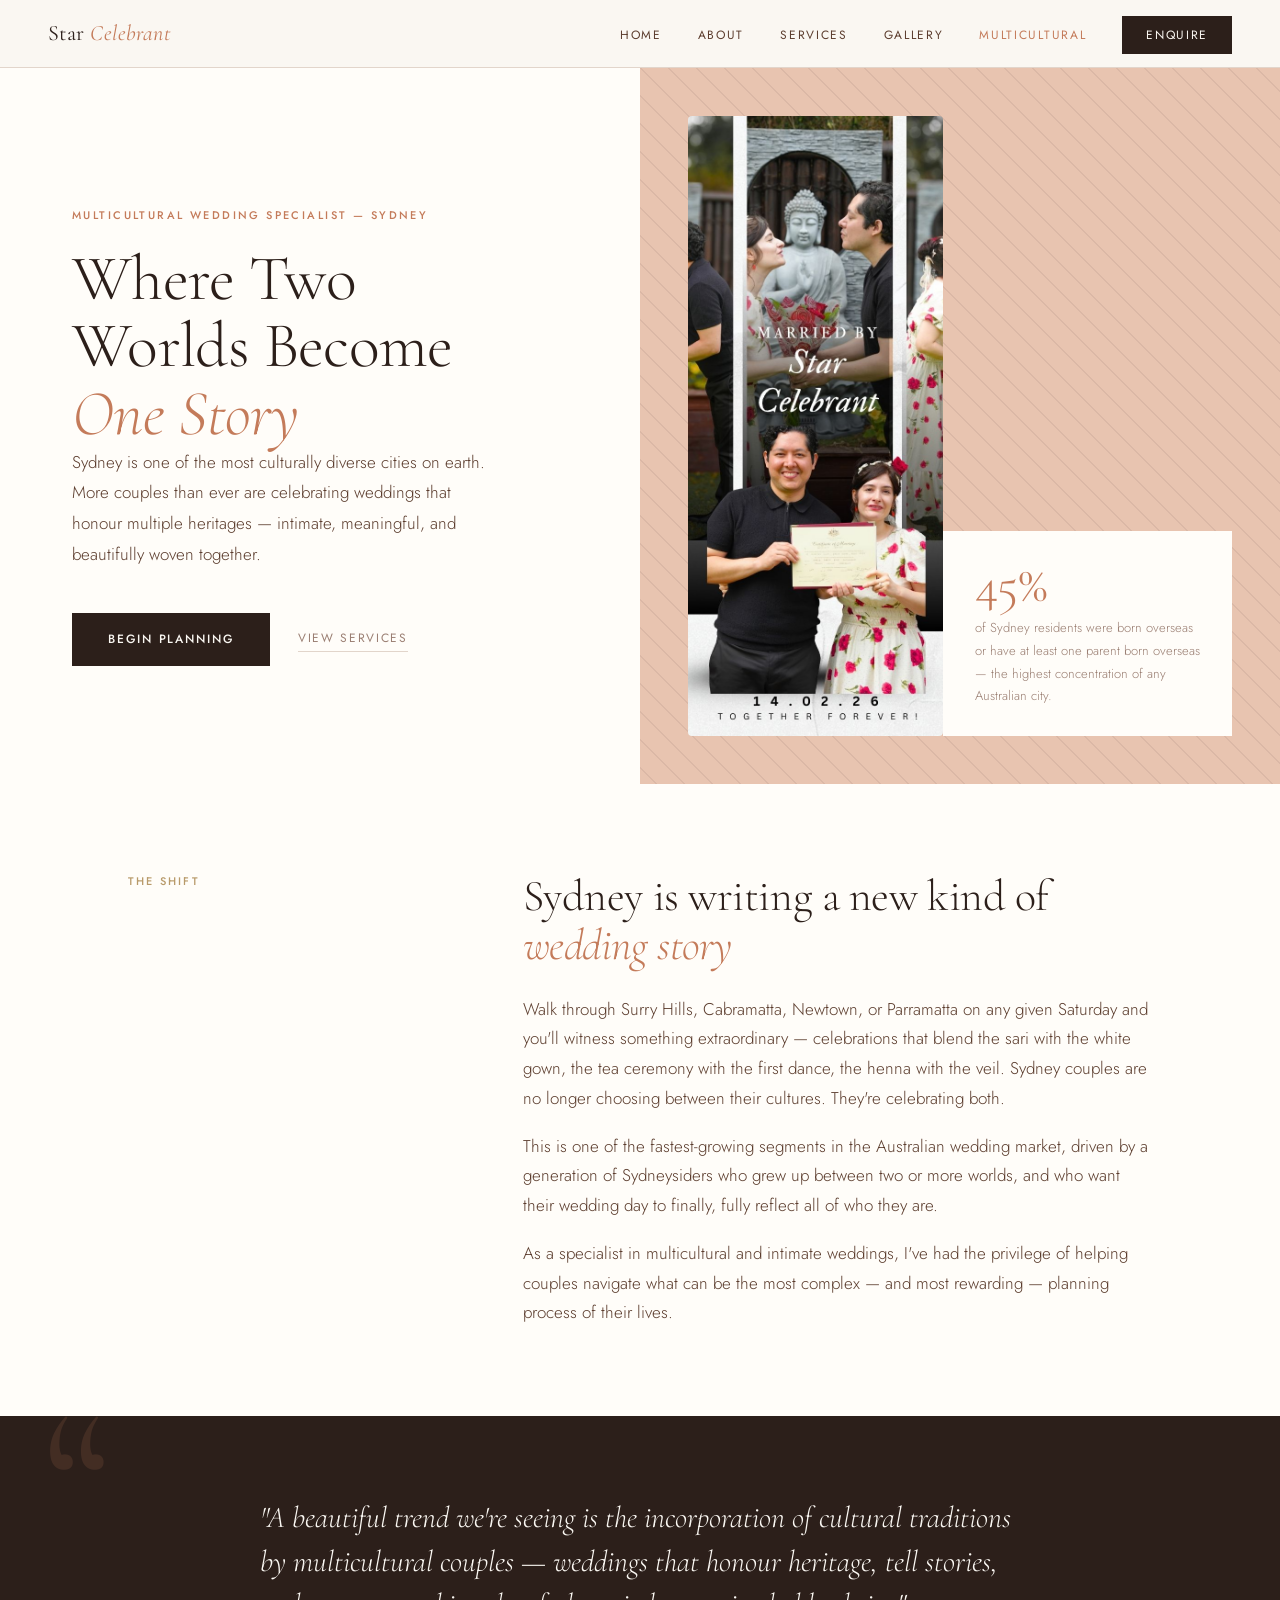
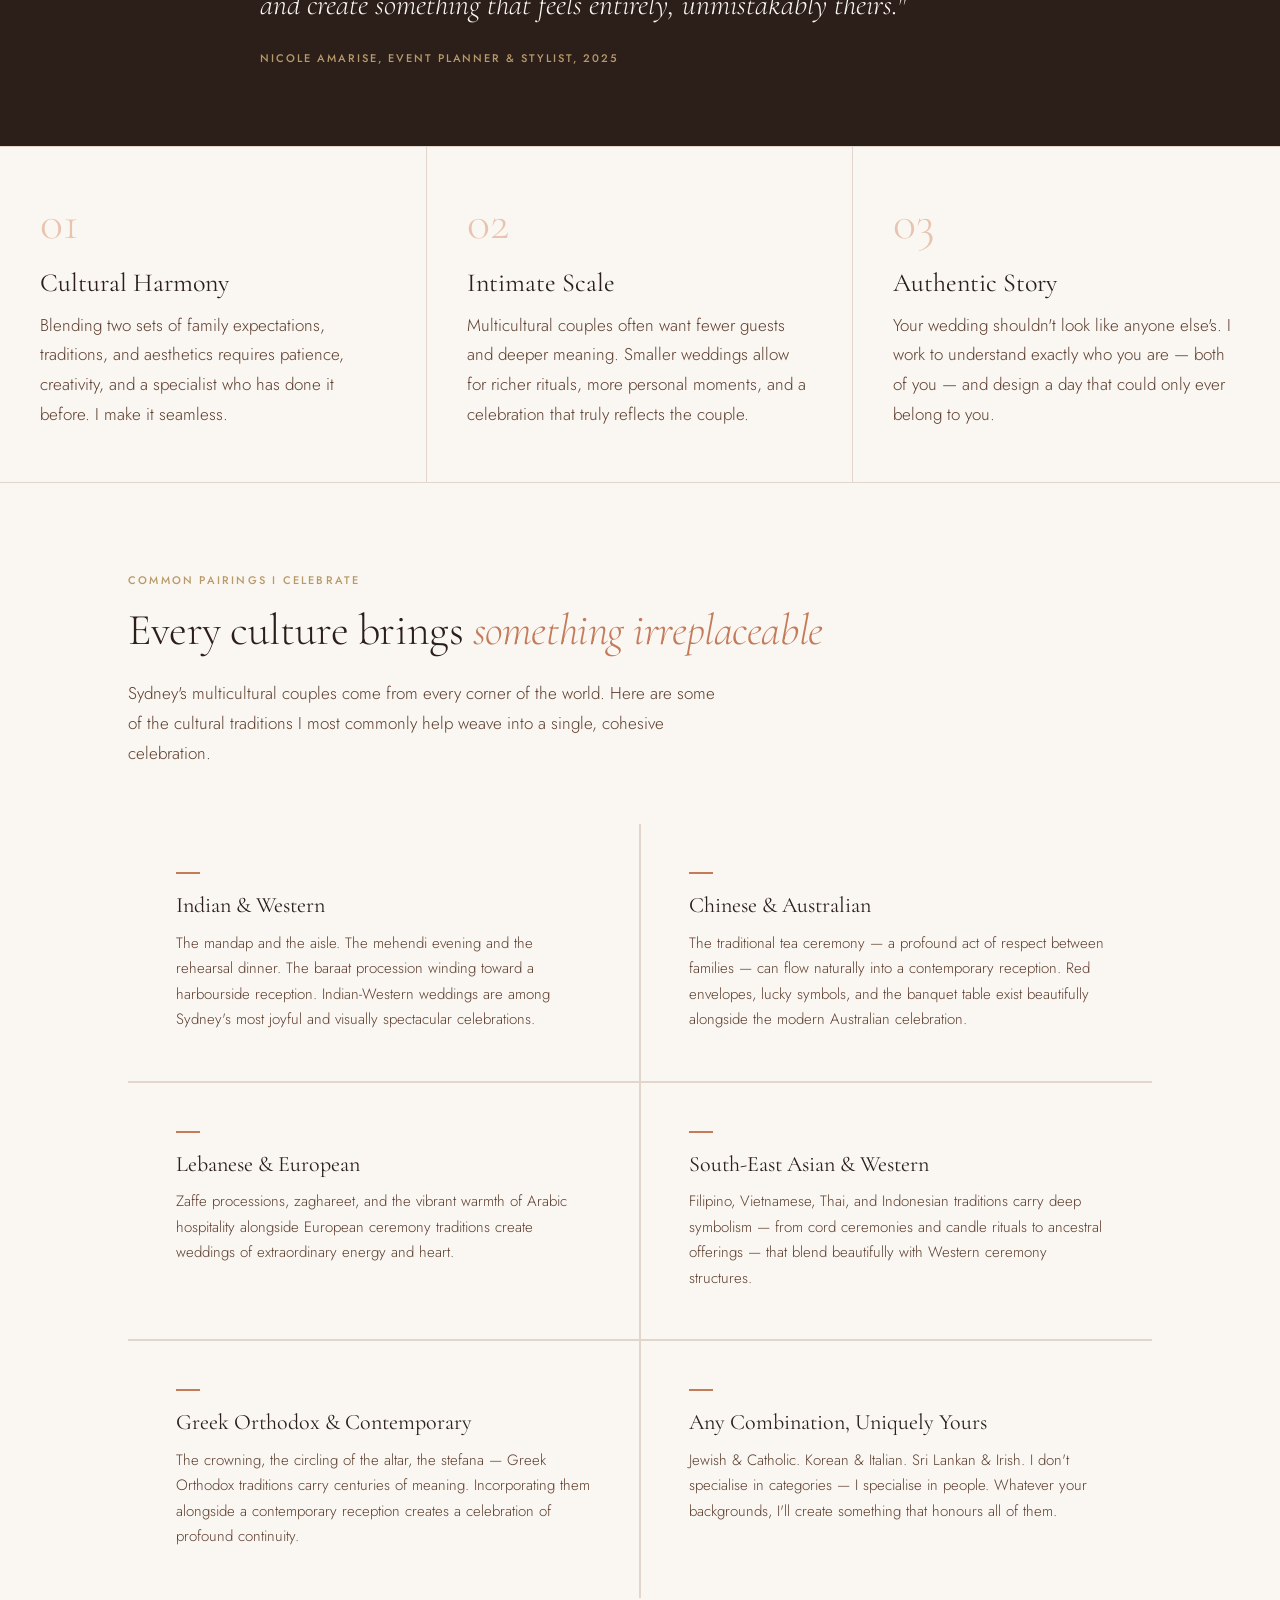
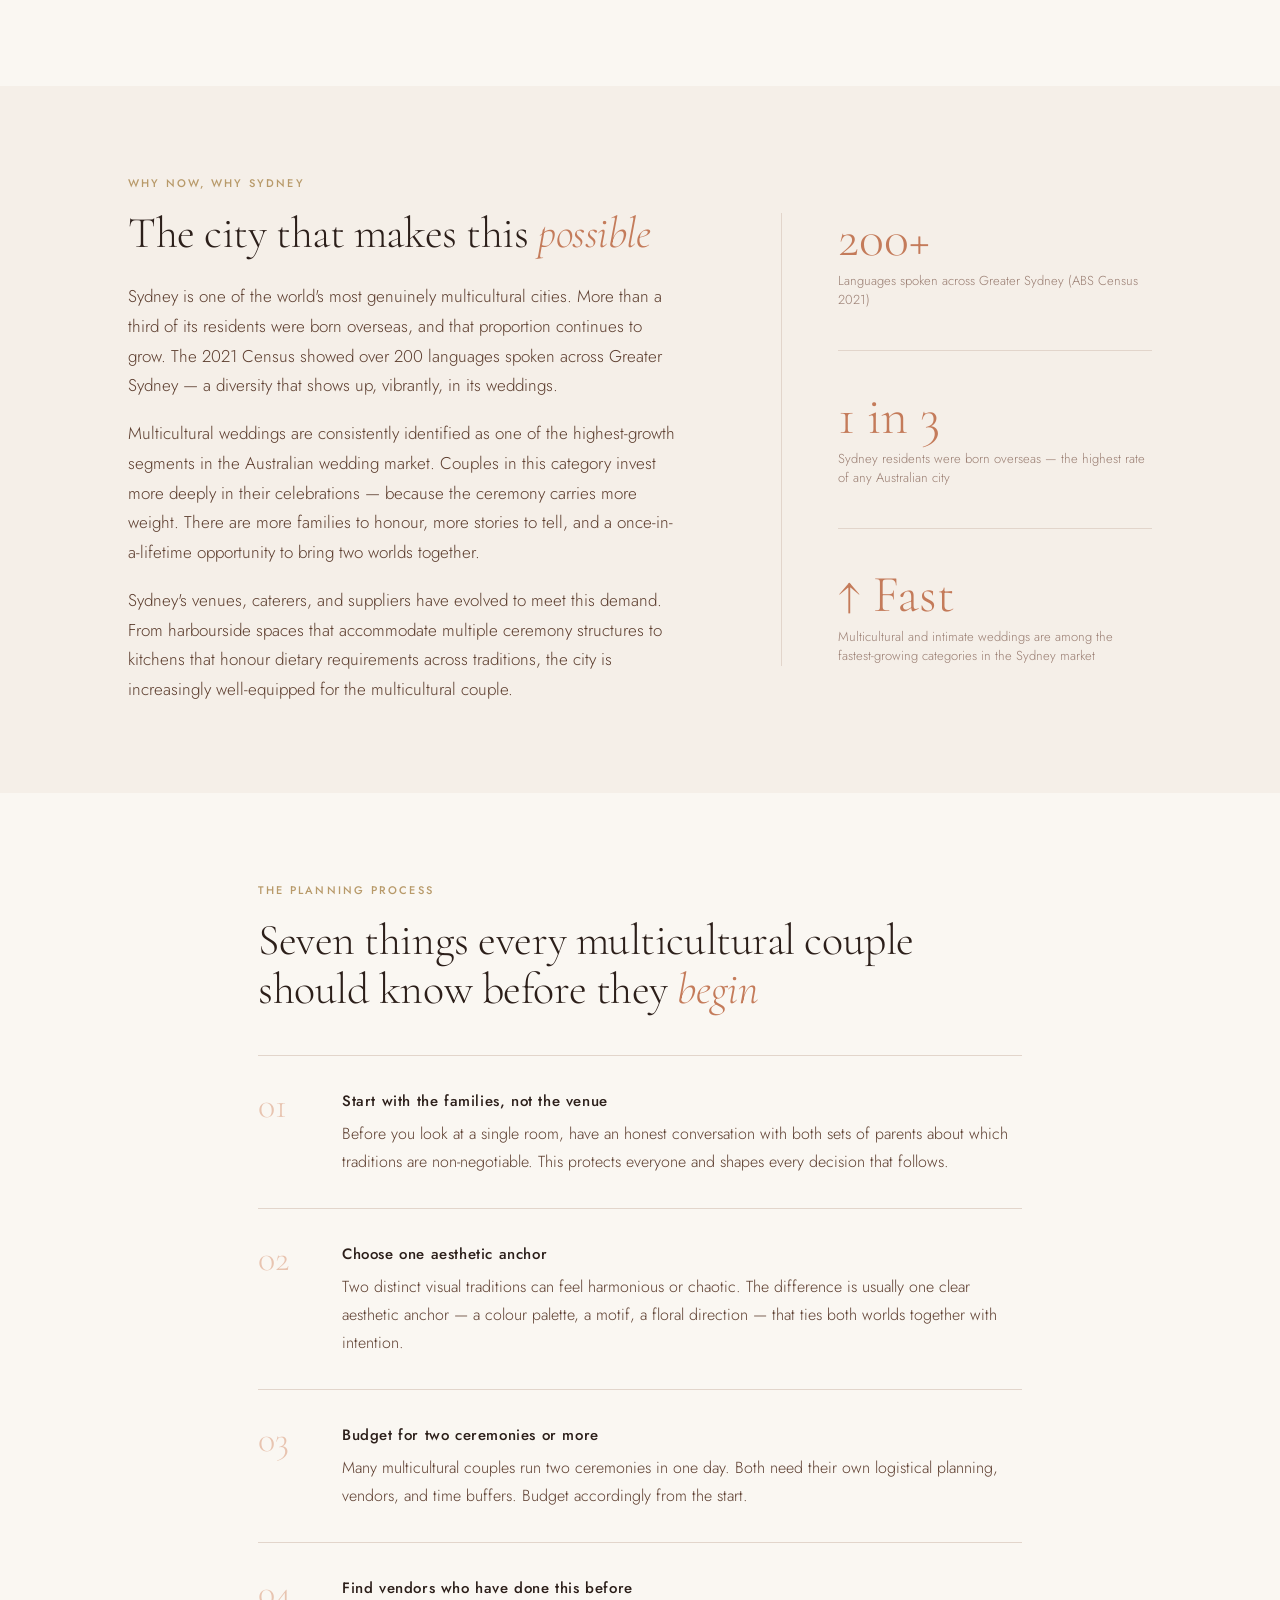
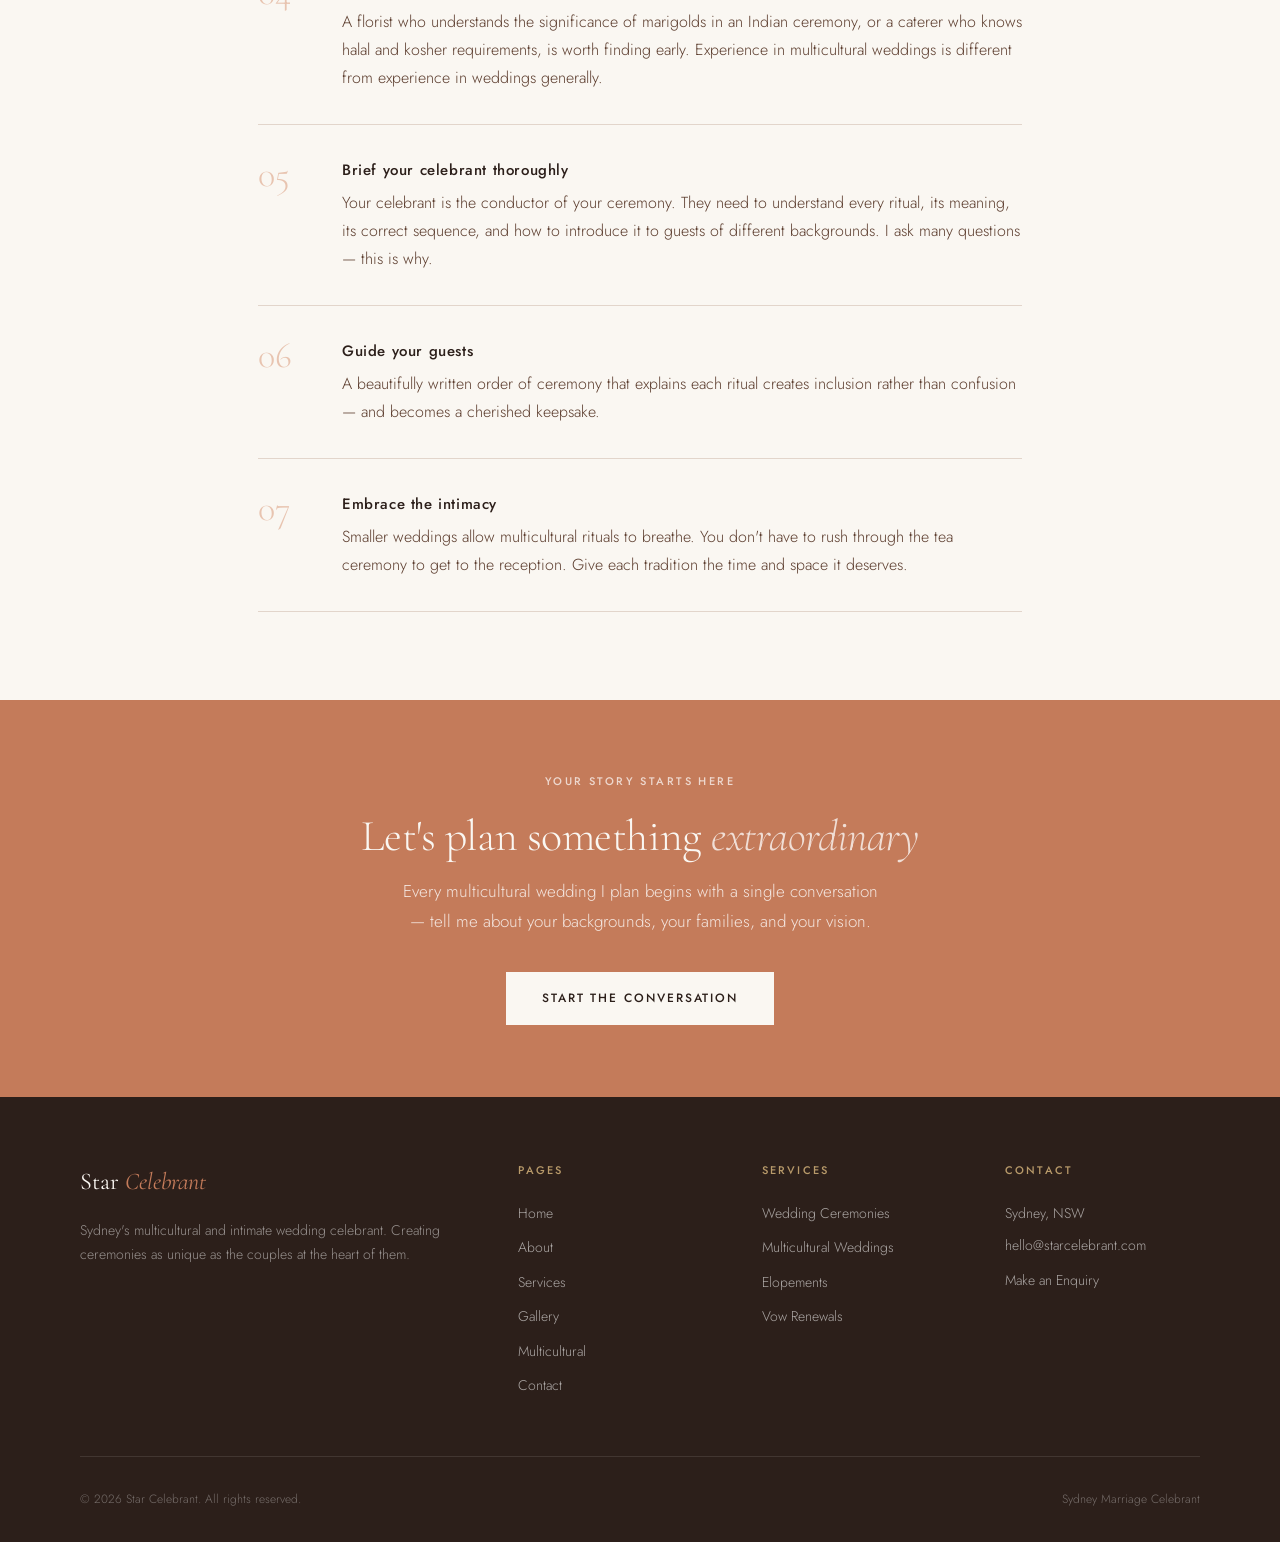
<file: multicultural.html>
<!DOCTYPE html>
<html lang="en">
<head>
<meta charset="UTF-8"><meta name="viewport" content="width=device-width, initial-scale=1.0">
<title>Multicultural Weddings Sydney — Star Celebrant</title>
<link rel="stylesheet" href="style.css">
<style>
.mc-hero{min-height:72vh;display:grid;grid-template-columns:1fr 1fr;padding:0!important;}
.mc-hero-left{background:var(--warm-white);padding:100px 64px 80px 72px;display:flex;flex-direction:column;justify-content:center;}
.mc-hero-right{background:var(--blush);position:relative;overflow:hidden;display:flex;align-items:flex-end;padding:48px;}
.mc-pattern{position:absolute;inset:0;opacity:.07;background-image:repeating-linear-gradient(45deg,var(--deep) 0,var(--deep) 1px,transparent 0,transparent 50%);background-size:28px 28px;}
.mc-stat{position:relative;z-index:1;background:var(--warm-white);padding:28px 32px;width:100%;}
.mc-stat .num{font-family:'Cormorant Garamond',serif;font-size:52px;font-weight:300;color:var(--terracotta);line-height:1;display:block;}
.pillars{border-top:1px solid var(--border);border-bottom:1px solid var(--border);}
.pillars-grid{display:grid;grid-template-columns:repeat(3,1fr);}
.pillar{padding:52px 40px;border-right:1px solid var(--border);}
.pillar:last-child{border-right:none;}
.pillar-num{font-family:'Cormorant Garamond',serif;font-size:48px;font-weight:300;color:var(--blush);line-height:1;margin-bottom:20px;display:block;}
.traditions-grid{display:grid;grid-template-columns:1fr 1fr;gap:2px;background:var(--border);margin-top:56px;}
.tradition{background:var(--cream);padding:48px;position:relative;}
.tradition::before{content:'';position:absolute;top:48px;left:48px;width:24px;height:2px;background:var(--terracotta);}
.tradition h3{font-size:22px;padding-top:20px;margin-bottom:12px;}
.tradition p{font-size:15px;line-height:1.7;}
.why-grid{display:grid;grid-template-columns:3fr 2fr;gap:96px;align-items:center;}
.stat-sidebar{border-left:1px solid var(--border);padding-left:56px;}
.sstat{margin-bottom:40px;padding-bottom:40px;border-bottom:1px solid var(--border);}
.sstat:last-child{margin-bottom:0;padding-bottom:0;border-bottom:none;}
.sstat .n{font-family:'Cormorant Garamond',serif;font-size:52px;font-weight:300;color:var(--terracotta);line-height:1;display:block;margin-bottom:6px;}
.sstat .d{font-size:13px;color:var(--muted);line-height:1.5;}
.tip-list{list-style:none;counter-reset:tip;margin-top:40px;}
.tip-list li{counter-increment:tip;display:grid;grid-template-columns:60px 1fr;gap:24px;padding:32px 0;border-top:1px solid var(--border);color:var(--mid);font-size:16px;align-items:start;}
.tip-list li:last-child{border-bottom:1px solid var(--border);}
.tip-list li::before{content:counter(tip,decimal-leading-zero);font-family:'Cormorant Garamond',serif;font-size:36px;font-weight:300;color:var(--blush);line-height:1;display:block;}
.tip-list li strong{display:block;font-weight:500;font-size:15px;color:var(--deep);letter-spacing:.04em;margin-bottom:6px;}
@media(max-width:860px){.mc-hero{grid-template-columns:1fr;}.mc-hero-right{display:none;}.mc-hero-left{padding:60px 24px;}.pillars-grid{grid-template-columns:1fr;}.pillar{border-right:none;border-bottom:1px solid var(--border);}.traditions-grid{grid-template-columns:1fr;}.why-grid{grid-template-columns:1fr;}.stat-sidebar{border-left:none;border-top:1px solid var(--border);padding-left:0;padding-top:40px;}.tip-list li{grid-template-columns:48px 1fr;}}
</style>
</head>
<body>
<nav>
  <a href="index.html" class="nav-brand">Star <span>Celebrant</span></a>
  <button class="nav-toggle" onclick="document.querySelector('.nav-links').classList.toggle('open')">☰</button>
  <ul class="nav-links">
    <li><a href="index.html">Home</a></li>
    <li><a href="about.html">About</a></li>
    <li><a href="services.html">Services</a></li>
    <li><a href="gallery.html">Gallery</a></li>
    <li><a href="multicultural.html" class="active">Multicultural</a></li>
    <li><a href="contact.html" class="nav-cta">Enquire</a></li>
  </ul>
</nav>
<main>
<section class="mc-hero">
  <div class="mc-hero-left">
    <span class="eyebrow">Multicultural Wedding Specialist — Sydney</span>
    <h1>Where Two<br>Worlds Become<br><em>One Story</em></h1>
    <p style="font-size:17px;color:var(--mid);line-height:1.8;max-width:420px;margin-bottom:44px;">Sydney is one of the most culturally diverse cities on earth. More couples than ever are celebrating weddings that honour multiple heritages — intimate, meaningful, and beautifully woven together.</p>
    <div style="display:flex;align-items:center;gap:28px;flex-wrap:wrap;">
      <a href="contact.html" class="btn-primary">Begin Planning</a>
      <a href="services.html" class="btn-ghost">View Services</a>
    </div>
  </div>
  <div class="mc-hero-right">
    <div class="mc-pattern"></div>
<div class="mc-photo">
  <img src="images/Multicultural%20Wedding.jpg" alt="Star Celebrant Sydney wedding celebrant">
</div>
    <div class="mc-stat">
      <span class="num">45%</span>
      <p style="font-size:13px;color:var(--muted);margin-top:6px;">of Sydney residents were born overseas or have at least one parent born overseas — the highest concentration of any Australian city.</p>
    </div>
  </div>
</section>

<section style="background:var(--warm-white);">
  <div class="container-wide">
    <div style="display:grid;grid-template-columns:1fr 2fr;gap:80px;align-items:start;">
      <div><p class="section-label">The Shift</p></div>
      <div>
        <h2>Sydney is writing a new kind of <em>wedding story</em></h2>
        <p>Walk through Surry Hills, Cabramatta, Newtown, or Parramatta on any given Saturday and you'll witness something extraordinary — celebrations that blend the sari with the white gown, the tea ceremony with the first dance, the henna with the veil. Sydney couples are no longer choosing between their cultures. They're celebrating both.</p>
        <p>This is one of the fastest-growing segments in the Australian wedding market, driven by a generation of Sydneysiders who grew up between two or more worlds, and who want their wedding day to finally, fully reflect all of who they are.</p>
        <p>As a specialist in multicultural and intimate weddings, I've had the privilege of helping couples navigate what can be the most complex — and most rewarding — planning process of their lives.</p>
      </div>
    </div>
  </div>
</section>

<div class="pull-quote">
  <div class="container-wide">
    <blockquote>"A beautiful trend we're seeing is the incorporation of cultural traditions by multicultural couples — weddings that honour heritage, tell stories, and create something that feels entirely, unmistakably theirs."<cite>Nicole Amarise, Event Planner &amp; Stylist, 2025</cite></blockquote>
  </div>
</div>

<section class="pillars" style="padding:0;">
  <div class="pillars-grid">
    <div class="pillar"><span class="pillar-num">01</span><h3>Cultural Harmony</h3><p>Blending two sets of family expectations, traditions, and aesthetics requires patience, creativity, and a specialist who has done it before. I make it seamless.</p></div>
    <div class="pillar"><span class="pillar-num">02</span><h3>Intimate Scale</h3><p>Multicultural couples often want fewer guests and deeper meaning. Smaller weddings allow for richer rituals, more personal moments, and a celebration that truly reflects the couple.</p></div>
    <div class="pillar"><span class="pillar-num">03</span><h3>Authentic Story</h3><p>Your wedding shouldn't look like anyone else's. I work to understand exactly who you are — both of you — and design a day that could only ever belong to you.</p></div>
  </div>
</section>

<section id="traditions">
  <div class="container-wide">
    <p class="section-label">Common Pairings I Celebrate</p>
    <h2>Every culture brings <em>something irreplaceable</em></h2>
    <p style="max-width:600px;">Sydney's multicultural couples come from every corner of the world. Here are some of the cultural traditions I most commonly help weave into a single, cohesive celebration.</p>
    <div class="traditions-grid">
      <div class="tradition"><h3>Indian &amp; Western</h3><p>The mandap and the aisle. The mehendi evening and the rehearsal dinner. The baraat procession winding toward a harbourside reception. Indian-Western weddings are among Sydney's most joyful and visually spectacular celebrations.</p></div>
      <div class="tradition"><h3>Chinese &amp; Australian</h3><p>The traditional tea ceremony — a profound act of respect between families — can flow naturally into a contemporary reception. Red envelopes, lucky symbols, and the banquet table exist beautifully alongside the modern Australian celebration.</p></div>
      <div class="tradition"><h3>Lebanese &amp; European</h3><p>Zaffe processions, zaghareet, and the vibrant warmth of Arabic hospitality alongside European ceremony traditions create weddings of extraordinary energy and heart.</p></div>
      <div class="tradition"><h3>South-East Asian &amp; Western</h3><p>Filipino, Vietnamese, Thai, and Indonesian traditions carry deep symbolism — from cord ceremonies and candle rituals to ancestral offerings — that blend beautifully with Western ceremony structures.</p></div>
      <div class="tradition"><h3>Greek Orthodox &amp; Contemporary</h3><p>The crowning, the circling of the altar, the stefana — Greek Orthodox traditions carry centuries of meaning. Incorporating them alongside a contemporary reception creates a celebration of profound continuity.</p></div>
      <div class="tradition"><h3>Any Combination, Uniquely Yours</h3><p>Jewish &amp; Catholic. Korean &amp; Italian. Sri Lankan &amp; Irish. I don't specialise in categories — I specialise in people. Whatever your backgrounds, I'll create something that honours all of them.</p></div>
    </div>
  </div>
</section>

<section style="background:var(--section-alt);">
  <div class="container-wide">
    <div class="why-grid">
      <div>
        <p class="section-label">Why Now, Why Sydney</p>
        <h2>The city that makes this <em>possible</em></h2>
        <p>Sydney is one of the world's most genuinely multicultural cities. More than a third of its residents were born overseas, and that proportion continues to grow. The 2021 Census showed over 200 languages spoken across Greater Sydney — a diversity that shows up, vibrantly, in its weddings.</p>
        <p>Multicultural weddings are consistently identified as one of the highest-growth segments in the Australian wedding market. Couples in this category invest more deeply in their celebrations — because the ceremony carries more weight. There are more families to honour, more stories to tell, and a once-in-a-lifetime opportunity to bring two worlds together.</p>
        <p>Sydney's venues, caterers, and suppliers have evolved to meet this demand. From harbourside spaces that accommodate multiple ceremony structures to kitchens that honour dietary requirements across traditions, the city is increasingly well-equipped for the multicultural couple.</p>
      </div>
      <div class="stat-sidebar">
        <div class="sstat"><span class="n">200+</span><p class="d">Languages spoken across Greater Sydney (ABS Census 2021)</p></div>
        <div class="sstat"><span class="n">1 in 3</span><p class="d">Sydney residents were born overseas — the highest rate of any Australian city</p></div>
        <div class="sstat"><span class="n">↑ Fast</span><p class="d">Multicultural and intimate weddings are among the fastest-growing categories in the Sydney market</p></div>
      </div>
    </div>
  </div>
</section>

<section>
  <div class="container">
    <p class="section-label">The Planning Process</p>
    <h2>Seven things every multicultural couple should know before they <em>begin</em></h2>
    <ol class="tip-list">
      <li><div><strong>Start with the families, not the venue</strong>Before you look at a single room, have an honest conversation with both sets of parents about which traditions are non-negotiable. This protects everyone and shapes every decision that follows.</div></li>
      <li><div><strong>Choose one aesthetic anchor</strong>Two distinct visual traditions can feel harmonious or chaotic. The difference is usually one clear aesthetic anchor — a colour palette, a motif, a floral direction — that ties both worlds together with intention.</div></li>
      <li><div><strong>Budget for two ceremonies or more</strong>Many multicultural couples run two ceremonies in one day. Both need their own logistical planning, vendors, and time buffers. Budget accordingly from the start.</div></li>
      <li><div><strong>Find vendors who have done this before</strong>A florist who understands the significance of marigolds in an Indian ceremony, or a caterer who knows halal and kosher requirements, is worth finding early. Experience in multicultural weddings is different from experience in weddings generally.</div></li>
      <li><div><strong>Brief your celebrant thoroughly</strong>Your celebrant is the conductor of your ceremony. They need to understand every ritual, its meaning, its correct sequence, and how to introduce it to guests of different backgrounds. I ask many questions — this is why.</div></li>
      <li><div><strong>Guide your guests</strong>A beautifully written order of ceremony that explains each ritual creates inclusion rather than confusion — and becomes a cherished keepsake.</div></li>
      <li><div><strong>Embrace the intimacy</strong>Smaller weddings allow multicultural rituals to breathe. You don't have to rush through the tea ceremony to get to the reception. Give each tradition the time and space it deserves.</div></li>
    </ol>
  </div>
</section>

<div style="background:var(--terracotta);padding:72px 48px;text-align:center;">
  <div class="container">
    <span class="eyebrow" style="color:rgba(255,255,255,.7);">Your Story Starts Here</span>
    <h2 style="color:var(--cream);margin-bottom:16px;">Let's plan something <em style="color:rgba(255,255,255,.75);">extraordinary</em></h2>
    <p style="color:rgba(255,255,255,.8);max-width:480px;margin:0 auto 36px;">Every multicultural wedding I plan begins with a single conversation — tell me about your backgrounds, your families, and your vision.</p>
    <a href="contact.html" style="background:var(--cream);color:var(--deep);text-decoration:none;font-family:'Jost',sans-serif;font-size:12px;letter-spacing:.16em;text-transform:uppercase;font-weight:500;padding:16px 36px;display:inline-block;">Start the Conversation</a>
  </div>
</div>
</main>
<footer>
  <div class="footer-grid">
    <div><span class="footer-brand">Star <span>Celebrant</span></span><p class="footer-desc">Sydney's multicultural and intimate wedding celebrant. Creating ceremonies as unique as the couples at the heart of them.</p></div>
    <div class="footer-col"><h4>Pages</h4><a href="index.html">Home</a><a href="about.html">About</a><a href="services.html">Services</a><a href="gallery.html">Gallery</a><a href="multicultural.html">Multicultural</a><a href="contact.html">Contact</a></div>
    <div class="footer-col"><h4>Services</h4><a href="services.html">Wedding Ceremonies</a><a href="services.html">Multicultural Weddings</a><a href="services.html">Elopements</a><a href="services.html">Vow Renewals</a></div>
    <div class="footer-col"><h4>Contact</h4><p>Sydney, NSW</p><a href="mailto:hello@starcelebrant.com">hello@starcelebrant.com</a><a href="contact.html">Make an Enquiry</a></div>
  </div>
  <div class="footer-bottom"><span>© 2026 Star Celebrant. All rights reserved.</span><span>Sydney Marriage Celebrant</span></div>
</footer>
</body></html>
</file>
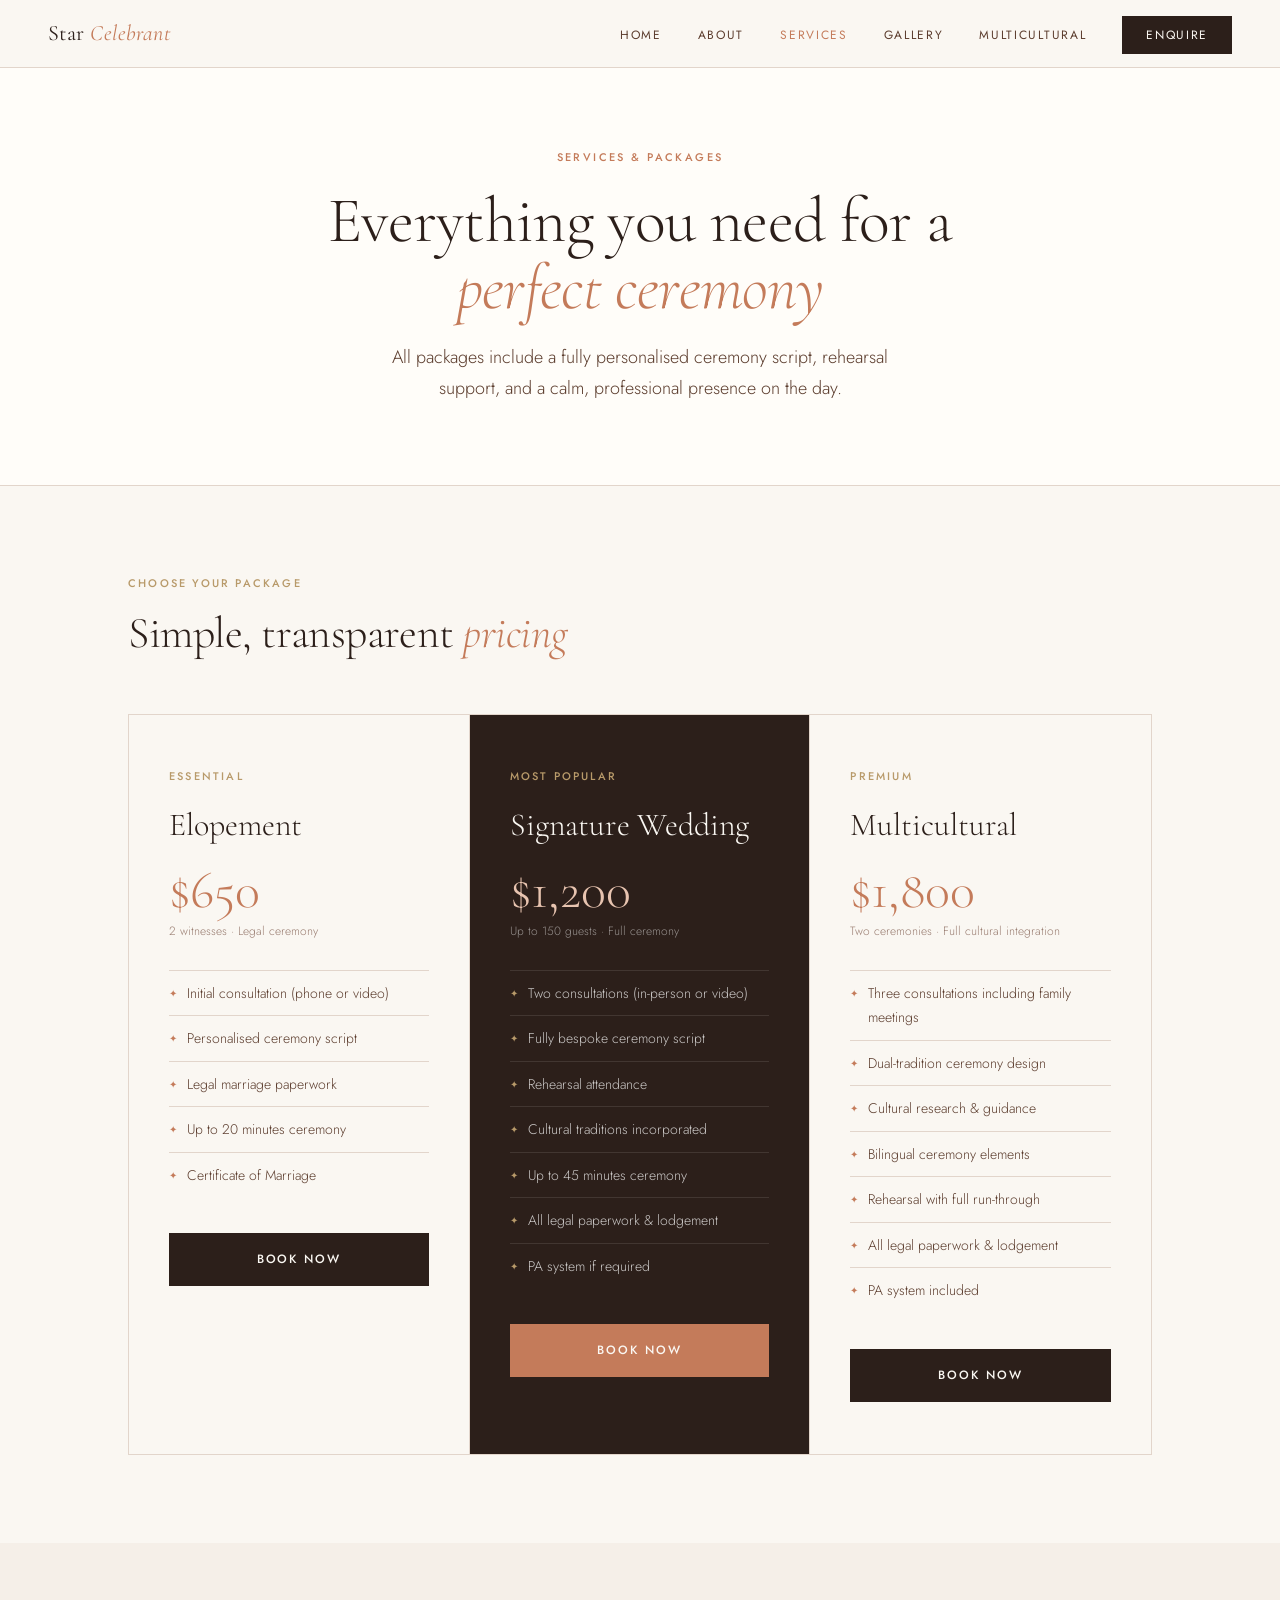
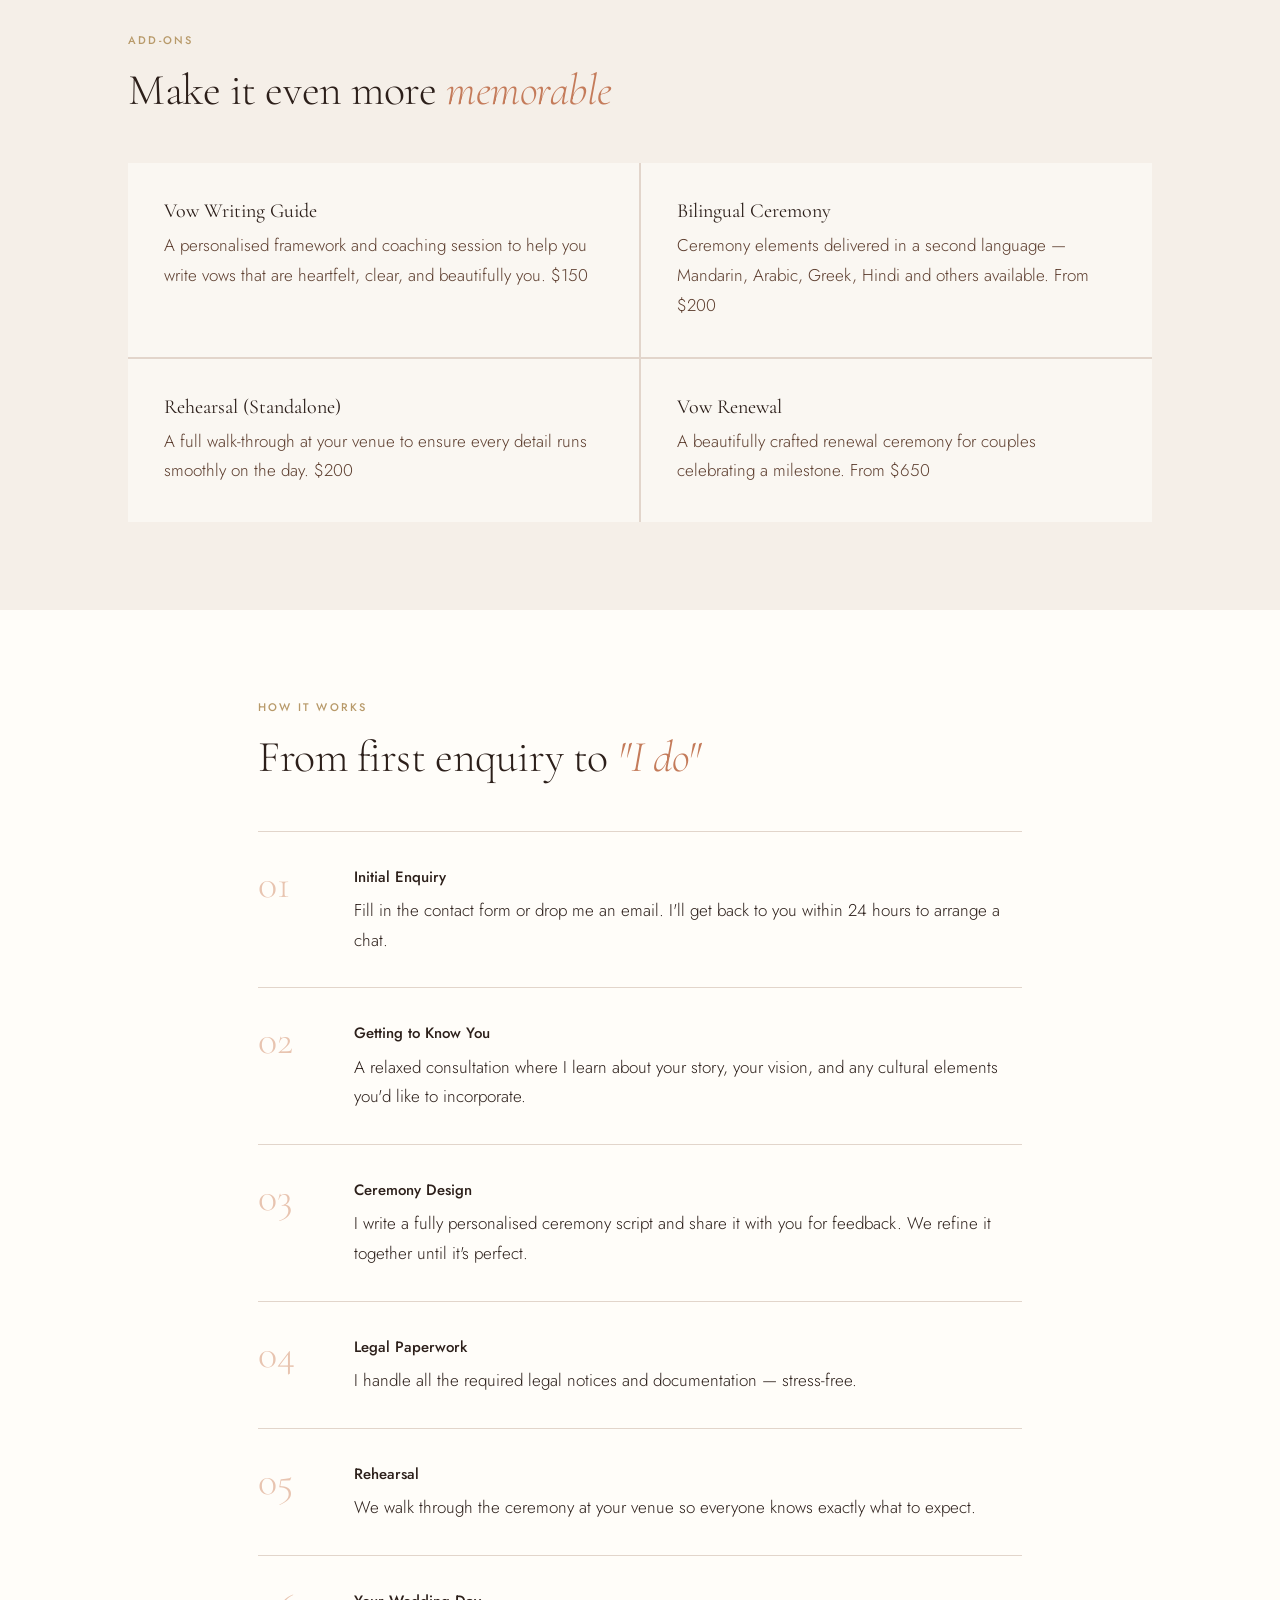
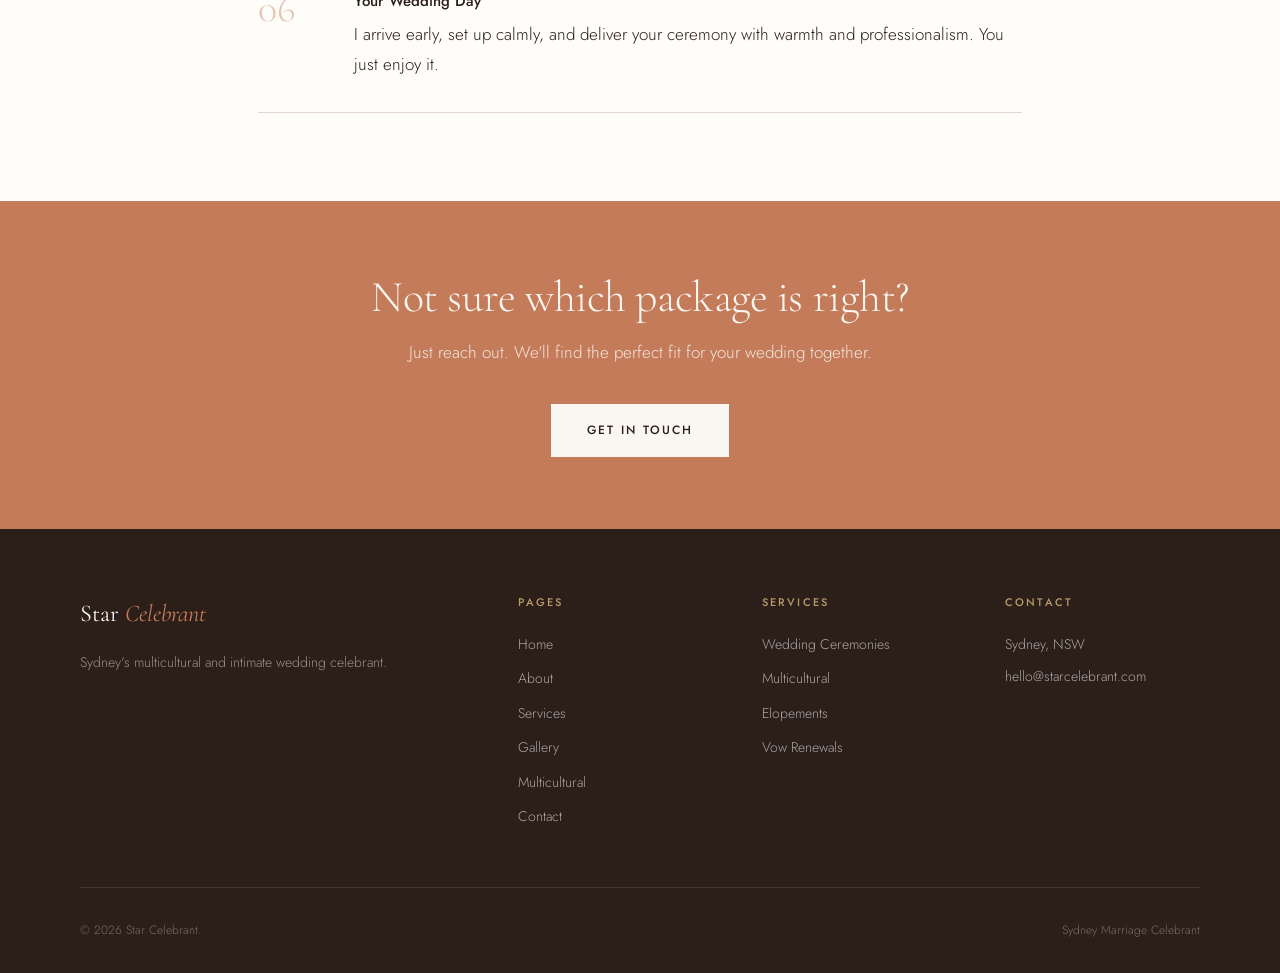
<file: services.html>
<!DOCTYPE html>
<html lang="en">
<head>
<meta charset="UTF-8"><meta name="viewport" content="width=device-width, initial-scale=1.0">
<title>Services & Packages — Star Celebrant Sydney</title>
<link rel="stylesheet" href="style.css">
<style>
.page-header{background:var(--warm-white);padding:80px 0;border-bottom:1px solid var(--border);text-align:center;}
.page-header h1{margin-bottom:20px;}
.page-header p{max-width:540px;margin:0 auto;font-size:18px;}
.packages{background:var(--cream);}
.packages-grid{display:grid;grid-template-columns:repeat(3,1fr);gap:0;border:1px solid var(--border);margin-top:56px;}
.pkg{padding:52px 40px;border-right:1px solid var(--border);position:relative;}
.pkg:last-child{border-right:none;}
.pkg-featured{background:var(--deep);color:var(--cream);}
.pkg-tag{font-size:11px;letter-spacing:.2em;text-transform:uppercase;font-weight:500;color:var(--gold);margin-bottom:20px;display:block;}
.pkg h3{font-family:'Cormorant Garamond',serif;font-size:32px;font-weight:300;margin-bottom:8px;}
.pkg-featured h3{color:var(--cream);}
.pkg-price{font-family:'Cormorant Garamond',serif;font-size:52px;font-weight:300;color:var(--terracotta);line-height:1;margin:20px 0 4px;display:block;}
.pkg-featured .pkg-price{color:var(--blush);}
.pkg-from{font-size:12px;color:var(--muted);margin-bottom:28px;}
.pkg-featured .pkg-from{color:rgba(255,255,255,.5);}
.pkg-features{list-style:none;margin:0 0 36px;}
.pkg-features li{padding:10px 0;border-top:1px solid var(--border);font-size:14px;color:var(--mid);display:flex;gap:10px;align-items:start;}
.pkg-featured .pkg-features li{border-color:rgba(255,255,255,.1);color:rgba(255,255,255,.75);}
.pkg-features li::before{content:'✦';color:var(--terracotta);font-size:10px;margin-top:4px;flex-shrink:0;}
.pkg-featured .pkg-features li::before{color:var(--gold);}
.pkg .btn-primary{width:100%;text-align:center;}
.pkg-featured .btn-primary{background:var(--terracotta);}
.addons{background:var(--section-alt);}
.addons-grid{display:grid;grid-template-columns:repeat(2,1fr);gap:2px;background:var(--border);margin-top:48px;}
.addon{background:var(--cream);padding:36px;}
.addon h3{font-size:20px;margin-bottom:8px;}
.process{background:var(--warm-white);}
.steps{list-style:none;counter-reset:step;margin-top:48px;}
.steps li{counter-increment:step;display:grid;grid-template-columns:72px 1fr;gap:24px;padding:32px 0;border-top:1px solid var(--border);align-items:start;}
.steps li:last-child{border-bottom:1px solid var(--border);}
.steps li::before{content:counter(step,decimal-leading-zero);font-family:'Cormorant Garamond',serif;font-size:40px;font-weight:300;color:var(--blush);line-height:1;}
.steps strong{display:block;font-weight:500;font-size:15px;color:var(--deep);margin-bottom:6px;}
@media(max-width:860px){.packages-grid{grid-template-columns:1fr;}.pkg{border-right:none;border-bottom:1px solid var(--border);}.addons-grid{grid-template-columns:1fr;}.steps li{grid-template-columns:52px 1fr;}}
</style>
</head>
<body>
<nav>
  <a href="index.html" class="nav-brand">Star <span>Celebrant</span></a>
  <button class="nav-toggle" onclick="document.querySelector('.nav-links').classList.toggle('open')">☰</button>
  <ul class="nav-links">
    <li><a href="index.html">Home</a></li>
    <li><a href="about.html">About</a></li>
    <li><a href="services.html" class="active">Services</a></li>
    <li><a href="gallery.html">Gallery</a></li>
    <li><a href="multicultural.html">Multicultural</a></li>
    <li><a href="contact.html" class="nav-cta">Enquire</a></li>
  </ul>
</nav>
<main>
<section class="page-header">
  <div class="container">
    <span class="eyebrow">Services & Packages</span>
    <h1>Everything you need for a <em>perfect ceremony</em></h1>
    <p>All packages include a fully personalised ceremony script, rehearsal support, and a calm, professional presence on the day.</p>
  </div>
</section>

<section class="packages">
  <div class="container-wide">
    <span class="section-label">Choose Your Package</span>
    <h2>Simple, transparent <em>pricing</em></h2>
    <div class="packages-grid">
      <div class="pkg">
        <span class="pkg-tag">Essential</span>
        <h3>Elopement</h3>
        <span class="pkg-price">$650</span>
        <p class="pkg-from">2 witnesses · Legal ceremony</p>
        <ul class="pkg-features">
          <li>Initial consultation (phone or video)</li>
          <li>Personalised ceremony script</li>
          <li>Legal marriage paperwork</li>
          <li>Up to 20 minutes ceremony</li>
          <li>Certificate of Marriage</li>
        </ul>
        <a href="contact.html" class="btn-primary">Book Now</a>
      </div>
      <div class="pkg pkg-featured">
        <span class="pkg-tag">Most Popular</span>
        <h3>Signature Wedding</h3>
        <span class="pkg-price">$1,200</span>
        <p class="pkg-from">Up to 150 guests · Full ceremony</p>
        <ul class="pkg-features">
          <li>Two consultations (in-person or video)</li>
          <li>Fully bespoke ceremony script</li>
          <li>Rehearsal attendance</li>
          <li>Cultural traditions incorporated</li>
          <li>Up to 45 minutes ceremony</li>
          <li>All legal paperwork & lodgement</li>
          <li>PA system if required</li>
        </ul>
        <a href="contact.html" class="btn-primary">Book Now</a>
      </div>
      <div class="pkg">
        <span class="pkg-tag">Premium</span>
        <h3>Multicultural</h3>
        <span class="pkg-price">$1,800</span>
        <p class="pkg-from">Two ceremonies · Full cultural integration</p>
        <ul class="pkg-features">
          <li>Three consultations including family meetings</li>
          <li>Dual-tradition ceremony design</li>
          <li>Cultural research & guidance</li>
          <li>Bilingual ceremony elements</li>
          <li>Rehearsal with full run-through</li>
          <li>All legal paperwork & lodgement</li>
          <li>PA system included</li>
        </ul>
        <a href="contact.html" class="btn-primary">Book Now</a>
      </div>
    </div>
  </div>
</section>

<section class="addons">
  <div class="container-wide">
    <span class="section-label">Add-Ons</span>
    <h2>Make it even more <em>memorable</em></h2>
    <div class="addons-grid">
      <div class="addon"><h3>Vow Writing Guide</h3><p>A personalised framework and coaching session to help you write vows that are heartfelt, clear, and beautifully you. $150</p></div>
      <div class="addon"><h3>Bilingual Ceremony</h3><p>Ceremony elements delivered in a second language — Mandarin, Arabic, Greek, Hindi and others available. From $200</p></div>
      <div class="addon"><h3>Rehearsal (Standalone)</h3><p>A full walk-through at your venue to ensure every detail runs smoothly on the day. $200</p></div>
      <div class="addon"><h3>Vow Renewal</h3><p>A beautifully crafted renewal ceremony for couples celebrating a milestone. From $650</p></div>
    </div>
  </div>
</section>

<section class="process">
  <div class="container">
    <span class="section-label">How It Works</span>
    <h2>From first enquiry to <em>"I do"</em></h2>
    <ol class="steps">
      <li><div><strong>Initial Enquiry</strong>Fill in the contact form or drop me an email. I'll get back to you within 24 hours to arrange a chat.</div></li>
      <li><div><strong>Getting to Know You</strong>A relaxed consultation where I learn about your story, your vision, and any cultural elements you'd like to incorporate.</div></li>
      <li><div><strong>Ceremony Design</strong>I write a fully personalised ceremony script and share it with you for feedback. We refine it together until it's perfect.</div></li>
      <li><div><strong>Legal Paperwork</strong>I handle all the required legal notices and documentation — stress-free.</div></li>
      <li><div><strong>Rehearsal</strong>We walk through the ceremony at your venue so everyone knows exactly what to expect.</div></li>
      <li><div><strong>Your Wedding Day</strong>I arrive early, set up calmly, and deliver your ceremony with warmth and professionalism. You just enjoy it.</div></li>
    </ol>
  </div>
</section>

<div style="background:var(--terracotta);padding:72px 48px;text-align:center;">
  <div class="container">
    <h2 style="color:var(--cream);margin-bottom:16px;">Not sure which package is right?</h2>
    <p style="color:rgba(255,255,255,.8);max-width:480px;margin:0 auto 36px;">Just reach out. We'll find the perfect fit for your wedding together.</p>
    <a href="contact.html" style="background:var(--cream);color:var(--deep);text-decoration:none;font-family:'Jost',sans-serif;font-size:12px;letter-spacing:.16em;text-transform:uppercase;font-weight:500;padding:16px 36px;display:inline-block;">Get in Touch</a>
  </div>
</div>
</main>
<footer>
  <div class="footer-grid">
    <div><span class="footer-brand">Star <span>Celebrant</span></span><p class="footer-desc">Sydney's multicultural and intimate wedding celebrant.</p></div>
    <div class="footer-col"><h4>Pages</h4><a href="index.html">Home</a><a href="about.html">About</a><a href="services.html">Services</a><a href="gallery.html">Gallery</a><a href="multicultural.html">Multicultural</a><a href="contact.html">Contact</a></div>
    <div class="footer-col"><h4>Services</h4><a href="services.html">Wedding Ceremonies</a><a href="services.html">Multicultural</a><a href="services.html">Elopements</a><a href="services.html">Vow Renewals</a></div>
    <div class="footer-col"><h4>Contact</h4><p>Sydney, NSW</p><a href="mailto:hello@starcelebrant.com">hello@starcelebrant.com</a></div>
  </div>
  <div class="footer-bottom"><span>© 2026 Star Celebrant.</span><span>Sydney Marriage Celebrant</span></div>
</footer>
</body></html>
</file>
<file: style.css>
@import url('https://fonts.googleapis.com/css2?family=Cormorant+Garamond:ital,wght@0,300;0,400;0,600;1,300;1,400;1,600&family=Jost:wght@300;400;500&display=swap');

*, *::before, *::after { box-sizing: border-box; margin: 0; padding: 0; }

:root {
  --cream: #FAF7F2;
  --warm-white: #FFFDF9;
  --blush: #E8C4B0;
  --blush-light: #F4DDD1;
  --terracotta: #C47B5A;
  --terracotta-dark: #A0613F;
  --deep: #2C1F1A;
  --mid: #5C3D2E;
  --muted: #9A7E72;
  --gold: #B89A6A;
  --border: #E2D5CB;
  --section-alt: #F5EFE8;
}

body {
  font-family: 'Jost', sans-serif;
  background: var(--cream);
  color: var(--deep);
  font-size: 17px;
  line-height: 1.75;
  font-weight: 300;
}

/* NAV */
nav {
  position: fixed;
  top: 0; left: 0; right: 0;
  z-index: 100;
  background: rgba(250, 247, 242, 0.95);
  backdrop-filter: blur(8px);
  border-bottom: 1px solid var(--border);
  padding: 0 48px;
  height: 68px;
  display: flex;
  align-items: center;
  justify-content: space-between;
}

.nav-brand {
  font-family: 'Cormorant Garamond', serif;
  font-size: 22px;
  font-weight: 400;
  color: var(--deep);
  text-decoration: none;
  letter-spacing: 0.02em;
}

.nav-brand span { color: var(--terracotta); font-style: italic; }

.nav-links {
  display: flex;
  align-items: center;
  gap: 36px;
  list-style: none;
}

.nav-links a {
  font-size: 12px;
  letter-spacing: 0.14em;
  text-transform: uppercase;
  font-weight: 400;
  color: var(--mid);
  text-decoration: none;
  transition: color 0.2s;
}

.nav-links a:hover, .nav-links a.active { color: var(--terracotta); }

.nav-cta {
  background: var(--deep) !important;
  color: var(--cream) !important;
  padding: 10px 24px !important;
  letter-spacing: 0.14em !important;
  transition: background 0.2s !important;
}

.nav-cta:hover { background: var(--terracotta) !important; }

.hero-photo {
  position: absolute;
  inset: 0;
  z-index: 0;
}

.hero-photo img {
  width: 100%;
  height: 100%;
  object-fit: cover;
  object-position: center top;
}

.hero-badge {
  position: relative;
  z-index: 1;
}

.about-img-ph {
  position: relative;
  overflow: hidden;
}

.about-img-ph img {
  width: 100%;
  height: 100%;
  object-fit: cover;
  object-position: center top;
}

.mc-photo {
  position: relative;
  width: 100%;
  height: 620px;
  overflow: hidden;
  border-radius: 4px;
}

.mc-photo img {
  width: 100%;
  height: 100%;
  object-fit: cover;
  object-position: center center;
 
}
/* PAGE OFFSET */
main { padding-top: 68px; }

/* SHARED TYPOGRAPHY */
.eyebrow {
  font-size: 11px;
  letter-spacing: 0.22em;
  text-transform: uppercase;
  color: var(--terracotta);
  font-weight: 500;
  display: block;
  margin-bottom: 20px;
}

h1 {
  font-family: 'Cormorant Garamond', serif;
  font-size: 64px;
  line-height: 1.05;
  font-weight: 300;
  color: var(--deep);
  letter-spacing: -0.01em;
}

h1 em, h2 em { font-style: italic; color: var(--terracotta); }

h2 {
  font-family: 'Cormorant Garamond', serif;
  font-size: 44px;
  line-height: 1.12;
  font-weight: 300;
  color: var(--deep);
  letter-spacing: -0.01em;
  margin-bottom: 24px;
}

h3 {
  font-family: 'Cormorant Garamond', serif;
  font-size: 26px;
  font-weight: 400;
  color: var(--deep);
  margin-bottom: 12px;
  line-height: 1.2;
}

p { color: var(--mid); margin-bottom: 18px; }
p:last-child { margin-bottom: 0; }

.section-label {
  font-size: 11px;
  letter-spacing: 0.2em;
  text-transform: uppercase;
  color: var(--gold);
  font-weight: 500;
  display: block;
  margin-bottom: 16px;
}

/* LAYOUT */
.container { max-width: 860px; margin: 0 auto; padding: 0 48px; }
.container-wide { max-width: 1120px; margin: 0 auto; padding: 0 48px; }
section { padding: 88px 0; }

/* BUTTONS */
.btn-primary {
  background: var(--deep);
  color: var(--cream);
  text-decoration: none;
  font-family: 'Jost', sans-serif;
  font-size: 12px;
  letter-spacing: 0.16em;
  text-transform: uppercase;
  font-weight: 500;
  padding: 16px 36px;
  display: inline-block;
  transition: background 0.25s;
}
.btn-primary:hover { background: var(--terracotta); }

.btn-ghost {
  color: var(--muted);
  text-decoration: none;
  font-family: 'Jost', sans-serif;
  font-size: 12px;
  letter-spacing: 0.14em;
  text-transform: uppercase;
  font-weight: 400;
  border-bottom: 1px solid var(--border);
  padding-bottom: 2px;
  transition: color 0.2s, border-color 0.2s;
  display: inline-block;
}
.btn-ghost:hover { color: var(--deep); border-color: var(--deep); }

/* PULL QUOTE */
.pull-quote {
  background: var(--deep);
  padding: 80px 48px;
  position: relative;
  overflow: hidden;
}
.pull-quote::before {
  content: '\201C';
  font-family: 'Cormorant Garamond', serif;
  font-size: 220px;
  color: var(--terracotta);
  opacity: 0.15;
  position: absolute;
  top: -40px; left: 40px;
  line-height: 1;
}
.pull-quote blockquote {
  font-family: 'Cormorant Garamond', serif;
  font-size: 30px;
  font-weight: 300;
  font-style: italic;
  line-height: 1.45;
  color: var(--cream);
  max-width: 760px;
  margin: 0 auto;
  position: relative;
  z-index: 1;
}
.pull-quote cite {
  display: block;
  font-family: 'Jost', sans-serif;
  font-size: 11px;
  letter-spacing: 0.18em;
  text-transform: uppercase;
  font-style: normal;
  color: var(--gold);
  margin-top: 24px;
  font-weight: 500;
}

/* FOOTER */
footer {
  background: var(--deep);
  color: var(--cream);
  padding: 64px 48px 32px;
}
.footer-grid {
  max-width: 1120px;
  margin: 0 auto;
  display: grid;
  grid-template-columns: 2fr 1fr 1fr 1fr;
  gap: 48px;
  padding-bottom: 48px;
  border-bottom: 1px solid rgba(255,255,255,0.1);
  margin-bottom: 32px;
}
.footer-brand {
  font-family: 'Cormorant Garamond', serif;
  font-size: 24px;
  font-weight: 400;
  color: var(--cream);
  margin-bottom: 16px;
  display: block;
}
.footer-brand span { color: var(--terracotta); font-style: italic; }
.footer-desc { font-size: 14px; color: rgba(255,255,255,0.5); line-height: 1.7; }
.footer-col h4 {
  font-size: 11px;
  letter-spacing: 0.2em;
  text-transform: uppercase;
  color: var(--gold);
  font-weight: 500;
  margin-bottom: 20px;
  font-family: 'Jost', sans-serif;
}
.footer-col a {
  display: block;
  font-size: 14px;
  color: rgba(255,255,255,0.6);
  text-decoration: none;
  margin-bottom: 10px;
  transition: color 0.2s;
}
.footer-col a:hover { color: var(--cream); }
.footer-col p { font-size: 14px; color: rgba(255,255,255,0.6); margin-bottom: 8px; }
.footer-bottom {
  max-width: 1120px;
  margin: 0 auto;
  display: flex;
  justify-content: space-between;
  align-items: center;
  font-size: 12px;
  color: rgba(255,255,255,0.35);
}

/* DIVIDER */
.divider { width: 48px; height: 1px; background: var(--border); margin: 24px 0; }

/* MOBILE NAV */
.nav-toggle { display: none; background: none; border: none; cursor: pointer; color: var(--deep); font-size: 22px; }

@media (max-width: 860px) {
  nav { padding: 0 24px; }
  .nav-links { display: none; flex-direction: column; position: fixed; top: 68px; left: 0; right: 0; background: var(--cream); padding: 24px; border-bottom: 1px solid var(--border); gap: 20px; }
  .nav-links.open { display: flex; }
  .nav-toggle { display: block; }
  h1 { font-size: 44px; }
  h2 { font-size: 34px; }
  .container, .container-wide { padding: 0 24px; }
  section { padding: 64px 0; }
  .footer-grid { grid-template-columns: 1fr 1fr; gap: 32px; }
  .pull-quote { padding: 48px 24px; }
  .pull-quote blockquote { font-size: 22px; }
}
</file>
